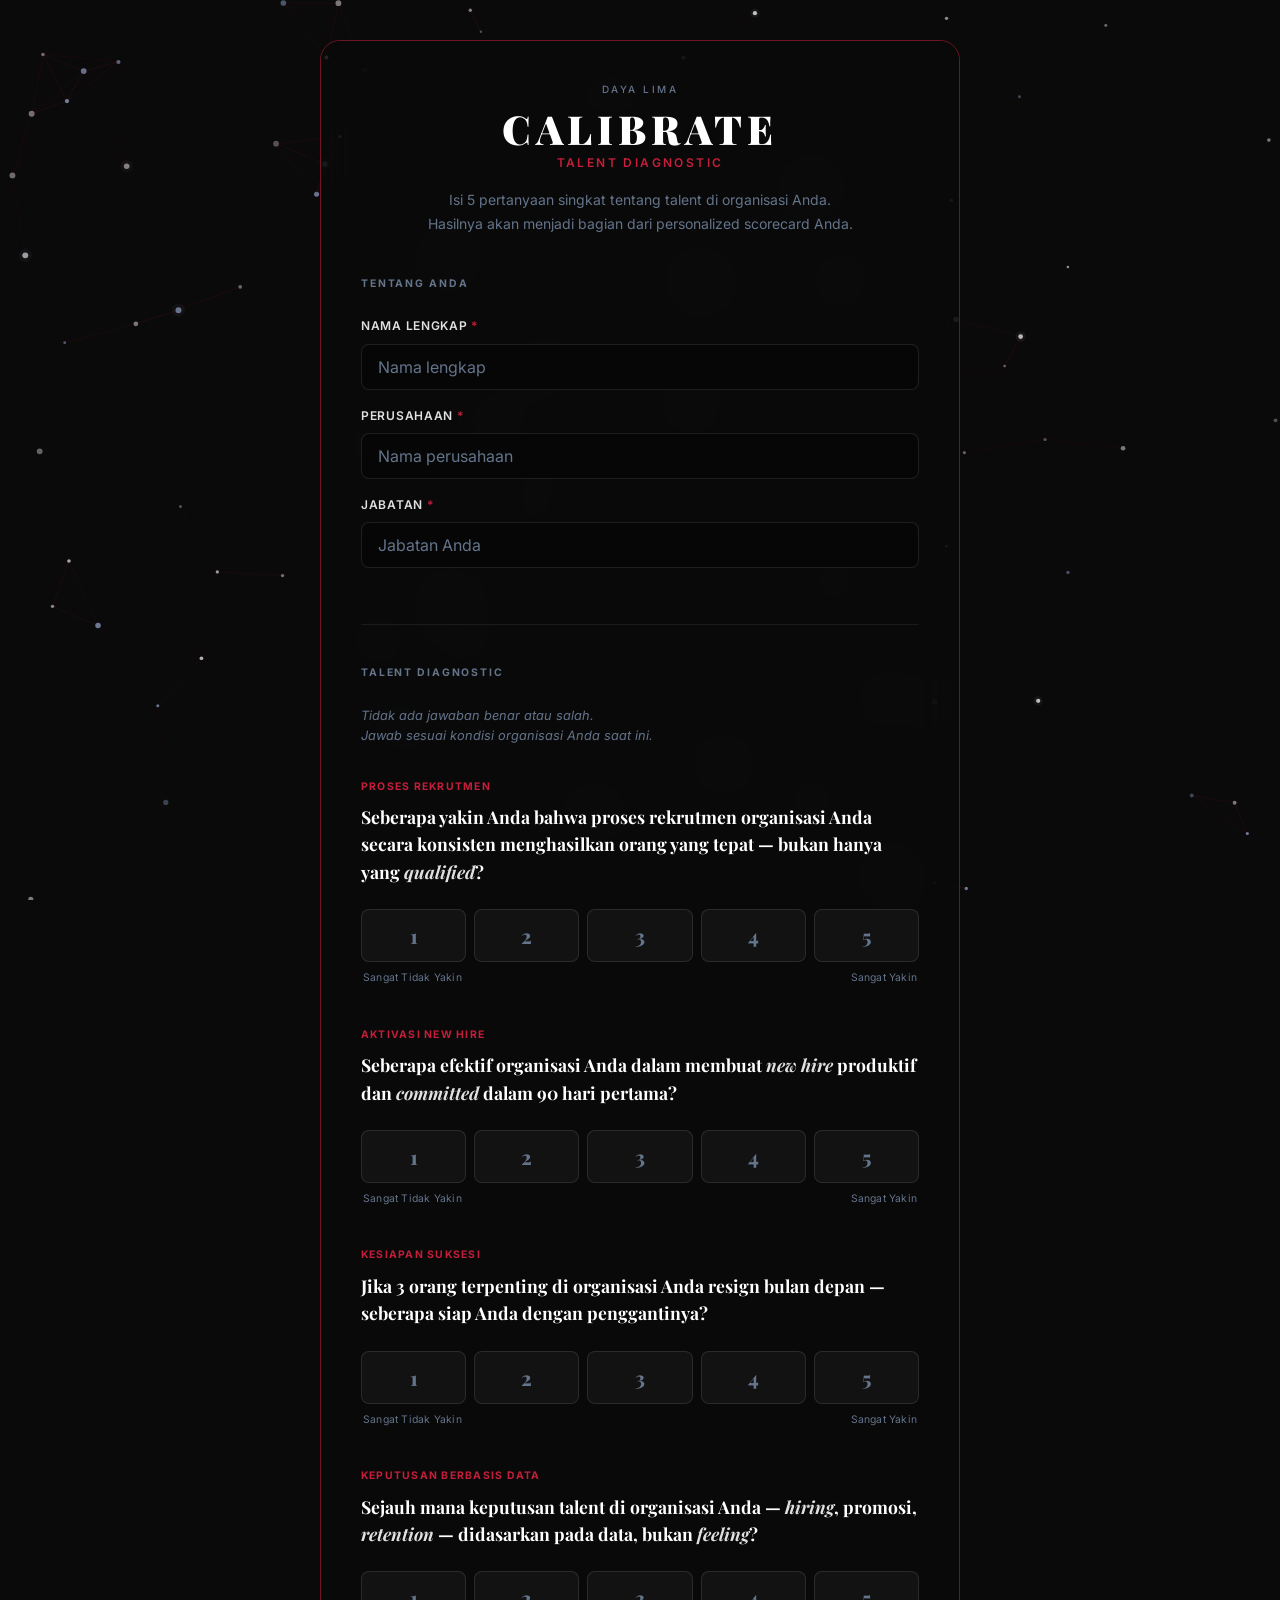
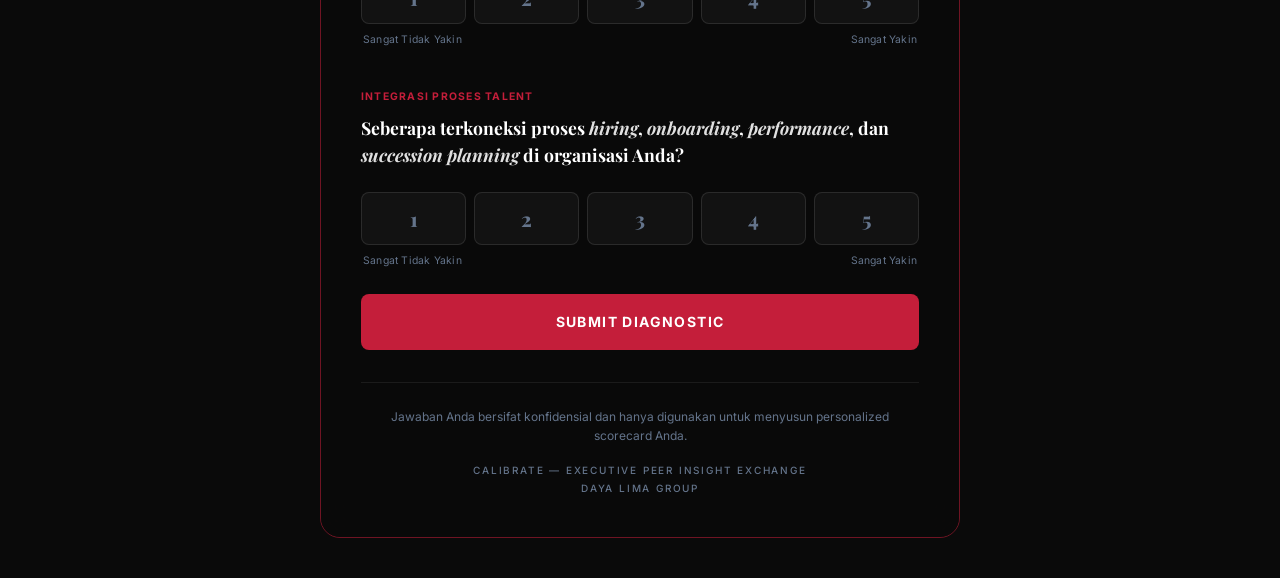
<file: index.html>
<!DOCTYPE html>
<html lang="id">
<head>
  <meta charset="UTF-8">
  <meta name="viewport" content="width=device-width, initial-scale=1.0">
  <title>CALIBRATE — Talent Diagnostic</title>

  <!-- Open Graph -->
  <meta property="og:title" content="CALIBRATE — Talent Diagnostic">
  <meta property="og:description" content="Isi 5 pertanyaan singkat tentang talent di organisasi Anda. Hasilnya akan menjadi bagian dari personalized scorecard Anda.">
  <meta property="og:image" content="https://www.calibrate-dayalima.com/assets/logo-dayalima.png">
  <meta property="og:url" content="https://www.calibrate-dayalima.com/">
  <meta property="og:type" content="website">

  <link rel="preconnect" href="https://fonts.googleapis.com">
  <link rel="preconnect" href="https://fonts.gstatic.com" crossorigin>
  <link href="https://fonts.googleapis.com/css2?family=Inter:wght@400;500;600;700&family=Playfair+Display:ital,wght@0,700;0,800;0,900;1,700&display=swap" rel="stylesheet">
  <link rel="stylesheet" href="css/form-styles.css">
</head>
<body>

  <div class="panel-frame">
  <div class="form-container">

    <!-- ============================================================
         HEADER
         ============================================================ -->
    <div class="form-header">
      <div class="form-brand">DAYA LIMA</div>
      <h1>CALIBRATE</h1>
      <div class="form-title-sub">Talent Diagnostic</div>
      <p class="form-desc">Isi 5 pertanyaan singkat tentang talent di organisasi Anda.<br>Hasilnya akan menjadi bagian dari personalized scorecard Anda.</p>
    </div>

    <form id="calibrate-form" novalidate>

      <!-- ============================================================
           SECTION 1: TENTANG ANDA
           ============================================================ -->
      <div class="form-section">
        <div class="section-label">Tentang Anda</div>

        <div class="form-group">
          <label for="nama">Nama Lengkap <span class="required">*</span></label>
          <input type="text" id="nama" name="nama" required placeholder="Nama lengkap">
          <div class="field-error"></div>
        </div>

        <div class="form-group">
          <label for="perusahaan">Perusahaan <span class="required">*</span></label>
          <input type="text" id="perusahaan" name="perusahaan" required placeholder="Nama perusahaan">
          <div class="field-error"></div>
        </div>

        <div class="form-group">
          <label for="jabatan">Jabatan <span class="required">*</span></label>
          <input type="text" id="jabatan" name="jabatan" required placeholder="Jabatan Anda">
          <div class="field-error"></div>
        </div>

        <!-- Honeypot anti-spam -->
        <div class="form-group hp-field" aria-hidden="true">
          <label for="website">Website</label>
          <input type="text" id="website" name="website" tabindex="-1" autocomplete="off">
        </div>
      </div>

      <!-- ============================================================
           SECTION 2: TALENT DIAGNOSTIC
           ============================================================ -->
      <div class="form-section">
        <div class="section-label">Talent Diagnostic</div>
        <p class="section-desc">Tidak ada jawaban benar atau salah.<br>Jawab sesuai kondisi organisasi Anda saat ini.</p>

        <!-- Q1 — Hiring Effectiveness -->
        <div class="question-item" data-question="q1_hiring">
          <div class="question-label">Proses Rekrutmen</div>
          <div class="question-text">Seberapa yakin Anda bahwa proses rekrutmen organisasi Anda secara konsisten menghasilkan orang yang tepat — bukan hanya yang <em>qualified</em>?</div>
          <div class="rating-group">
            <button type="button" class="rating-btn" data-value="1">1</button>
            <button type="button" class="rating-btn" data-value="2">2</button>
            <button type="button" class="rating-btn" data-value="3">3</button>
            <button type="button" class="rating-btn" data-value="4">4</button>
            <button type="button" class="rating-btn" data-value="5">5</button>
          </div>
          <div class="rating-labels">
            <span>Sangat Tidak Yakin</span>
            <span>Sangat Yakin</span>
          </div>
          <div class="field-error"></div>
        </div>

        <!-- Q2 — Performance Activation -->
        <div class="question-item" data-question="q2_activation">
          <div class="question-label">Aktivasi New Hire</div>
          <div class="question-text">Seberapa efektif organisasi Anda dalam membuat <em>new hire</em> produktif dan <em>committed</em> dalam 90 hari pertama?</div>
          <div class="rating-group">
            <button type="button" class="rating-btn" data-value="1">1</button>
            <button type="button" class="rating-btn" data-value="2">2</button>
            <button type="button" class="rating-btn" data-value="3">3</button>
            <button type="button" class="rating-btn" data-value="4">4</button>
            <button type="button" class="rating-btn" data-value="5">5</button>
          </div>
          <div class="rating-labels">
            <span>Sangat Tidak Yakin</span>
            <span>Sangat Yakin</span>
          </div>
          <div class="field-error"></div>
        </div>

        <!-- Q3 — Succession Readiness -->
        <div class="question-item" data-question="q3_succession">
          <div class="question-label">Kesiapan Suksesi</div>
          <div class="question-text">Jika 3 orang terpenting di organisasi Anda resign bulan depan — seberapa siap Anda dengan penggantinya?</div>
          <div class="rating-group">
            <button type="button" class="rating-btn" data-value="1">1</button>
            <button type="button" class="rating-btn" data-value="2">2</button>
            <button type="button" class="rating-btn" data-value="3">3</button>
            <button type="button" class="rating-btn" data-value="4">4</button>
            <button type="button" class="rating-btn" data-value="5">5</button>
          </div>
          <div class="rating-labels">
            <span>Sangat Tidak Yakin</span>
            <span>Sangat Yakin</span>
          </div>
          <div class="field-error"></div>
        </div>

        <!-- Q4 — Data-Driven Talent -->
        <div class="question-item" data-question="q4_data">
          <div class="question-label">Keputusan Berbasis Data</div>
          <div class="question-text">Sejauh mana keputusan talent di organisasi Anda — <em>hiring</em>, promosi, <em>retention</em> — didasarkan pada data, bukan <em>feeling</em>?</div>
          <div class="rating-group">
            <button type="button" class="rating-btn" data-value="1">1</button>
            <button type="button" class="rating-btn" data-value="2">2</button>
            <button type="button" class="rating-btn" data-value="3">3</button>
            <button type="button" class="rating-btn" data-value="4">4</button>
            <button type="button" class="rating-btn" data-value="5">5</button>
          </div>
          <div class="rating-labels">
            <span>Sangat Tidak Yakin</span>
            <span>Sangat Yakin</span>
          </div>
          <div class="field-error"></div>
        </div>

        <!-- Q5 — Lifecycle Integration -->
        <div class="question-item" data-question="q5_integration">
          <div class="question-label">Integrasi Proses Talent</div>
          <div class="question-text">Seberapa terkoneksi proses <em>hiring</em>, <em>onboarding</em>, <em>performance</em>, dan <em>succession planning</em> di organisasi Anda?</div>
          <div class="rating-group">
            <button type="button" class="rating-btn" data-value="1">1</button>
            <button type="button" class="rating-btn" data-value="2">2</button>
            <button type="button" class="rating-btn" data-value="3">3</button>
            <button type="button" class="rating-btn" data-value="4">4</button>
            <button type="button" class="rating-btn" data-value="5">5</button>
          </div>
          <div class="rating-labels">
            <span>Sangat Tidak Yakin</span>
            <span>Sangat Yakin</span>
          </div>
          <div class="field-error"></div>
        </div>

      </div>

      <!-- ============================================================
           SUBMIT
           ============================================================ -->
      <button type="submit" class="btn-submit">SUBMIT DIAGNOSTIC</button>

    </form>

    <div id="form-message" class="form-message"></div>

    <!-- ============================================================
         FOOTER
         ============================================================ -->
    <div class="form-footer">
      <p>Jawaban Anda bersifat konfidensial dan hanya digunakan untuk menyusun personalized scorecard Anda.</p>
      <div class="footer-brand">CALIBRATE — Executive Peer Insight Exchange<br>Daya Lima Group</div>
    </div>

  </div>
  </div>

  <script src="js/galaxy-bg.js"></script>
  <script src="js/form-handler.js"></script>
</body>
</html>
</file>
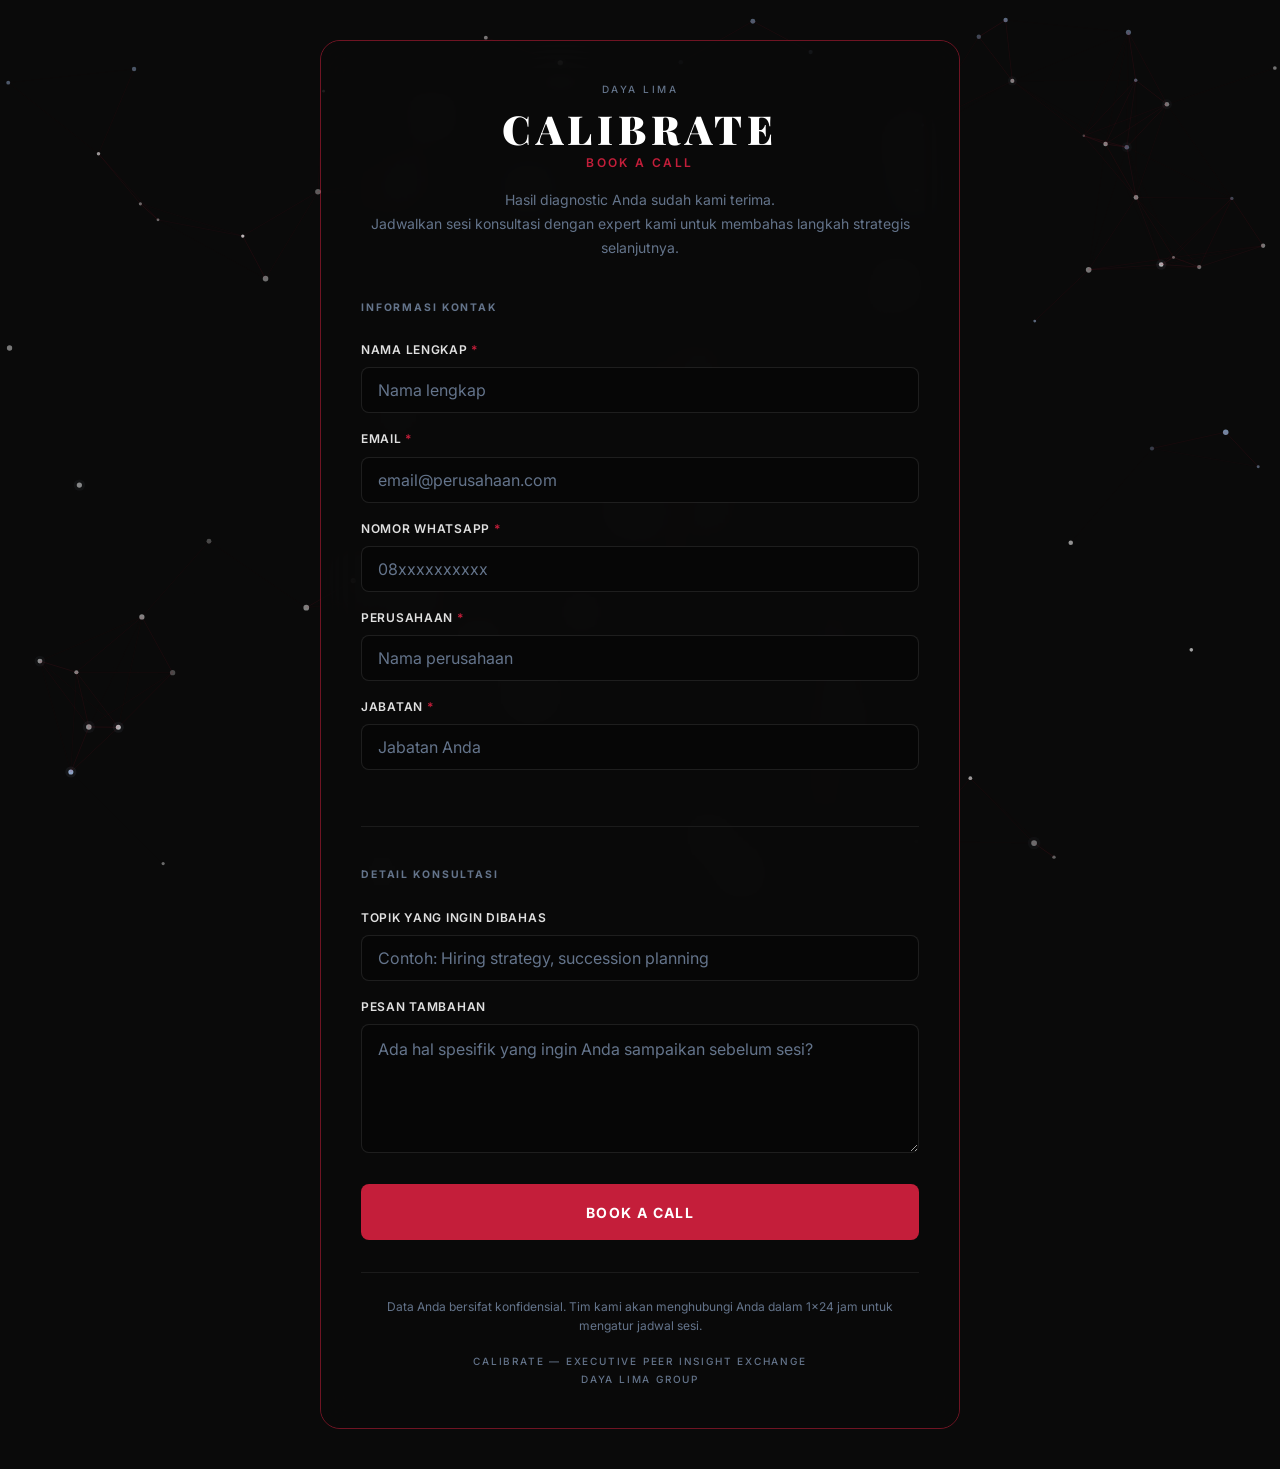
<file: book-a-call.html>
<!DOCTYPE html>
<html lang="id">
<head>
  <meta charset="UTF-8">
  <meta name="viewport" content="width=device-width, initial-scale=1.0">
  <title>CALIBRATE — Book a Call</title>

  <!-- Open Graph -->
  <meta property="og:title" content="CALIBRATE — Book a Call">
  <meta property="og:description" content="Jadwalkan sesi konsultasi dengan expert kami untuk membahas langkah strategis talent di organisasi Anda.">
  <meta property="og:image" content="https://www.calibrate-dayalima.com/assets/logo-dayalima.png">
  <meta property="og:url" content="https://www.calibrate-dayalima.com/book-a-call">
  <meta property="og:type" content="website">

  <link rel="preconnect" href="https://fonts.googleapis.com">
  <link rel="preconnect" href="https://fonts.gstatic.com" crossorigin>
  <link href="https://fonts.googleapis.com/css2?family=Inter:wght@400;500;600;700&family=Playfair+Display:ital,wght@0,700;0,800;0,900;1,700&display=swap" rel="stylesheet">
  <link rel="stylesheet" href="css/form-styles.css">
</head>
<body>

  <div class="panel-frame">
  <div class="form-container">

    <!-- ============================================================
         HEADER
         ============================================================ -->
    <div class="form-header">
      <div class="form-brand">DAYA LIMA</div>
      <h1>CALIBRATE</h1>
      <div class="form-title-sub">Book a Call</div>
      <p class="form-desc">Hasil diagnostic Anda sudah kami terima.<br>Jadwalkan sesi konsultasi dengan expert kami untuk membahas langkah strategis selanjutnya.</p>
    </div>

    <form id="book-a-call-form" novalidate>

      <!-- ============================================================
           SECTION: DATA KONTAK
           ============================================================ -->
      <div class="form-section">
        <div class="section-label">Informasi Kontak</div>

        <div class="form-group">
          <label for="nama">Nama Lengkap <span class="required">*</span></label>
          <input type="text" id="nama" name="nama" required placeholder="Nama lengkap">
          <div class="field-error"></div>
        </div>

        <div class="form-group">
          <label for="email">Email <span class="required">*</span></label>
          <input type="email" id="email" name="email" required placeholder="email@perusahaan.com">
          <div class="field-error"></div>
        </div>

        <div class="form-group">
          <label for="whatsapp">Nomor WhatsApp <span class="required">*</span></label>
          <input type="tel" id="whatsapp" name="whatsapp" required placeholder="08xxxxxxxxxx">
          <div class="field-error"></div>
        </div>

        <div class="form-group">
          <label for="perusahaan">Perusahaan <span class="required">*</span></label>
          <input type="text" id="perusahaan" name="perusahaan" required placeholder="Nama perusahaan">
          <div class="field-error"></div>
        </div>

        <div class="form-group">
          <label for="jabatan">Jabatan <span class="required">*</span></label>
          <input type="text" id="jabatan" name="jabatan" required placeholder="Jabatan Anda">
          <div class="field-error"></div>
        </div>

        <!-- Honeypot anti-spam -->
        <div class="form-group hp-field" aria-hidden="true">
          <label for="website">Website</label>
          <input type="text" id="website" name="website" tabindex="-1" autocomplete="off">
        </div>
      </div>

      <!-- ============================================================
           SECTION: DETAIL KONSULTASI
           ============================================================ -->
      <div class="form-section">
        <div class="section-label">Detail Konsultasi</div>

        <div class="form-group">
          <label for="topik">Topik yang Ingin Dibahas</label>
          <input type="text" id="topik" name="topik" placeholder="Contoh: Hiring strategy, succession planning">
        </div>

        <div class="form-group">
          <label for="pesan">Pesan Tambahan</label>
          <textarea id="pesan" name="pesan" rows="4" placeholder="Ada hal spesifik yang ingin Anda sampaikan sebelum sesi?"></textarea>
        </div>
      </div>

      <!-- ============================================================
           SUBMIT
           ============================================================ -->
      <button type="submit" class="btn-submit">BOOK A CALL</button>

    </form>

    <div id="form-message" class="form-message"></div>

    <!-- ============================================================
         FOOTER
         ============================================================ -->
    <div class="form-footer">
      <p>Data Anda bersifat konfidensial. Tim kami akan menghubungi Anda dalam 1×24 jam untuk mengatur jadwal sesi.</p>
      <div class="footer-brand">CALIBRATE — Executive Peer Insight Exchange<br>Daya Lima Group</div>
    </div>

  </div>
  </div>

  <script src="js/galaxy-bg.js"></script>
  <script src="js/book-a-call-handler.js"></script>
</body>
</html>
</file>
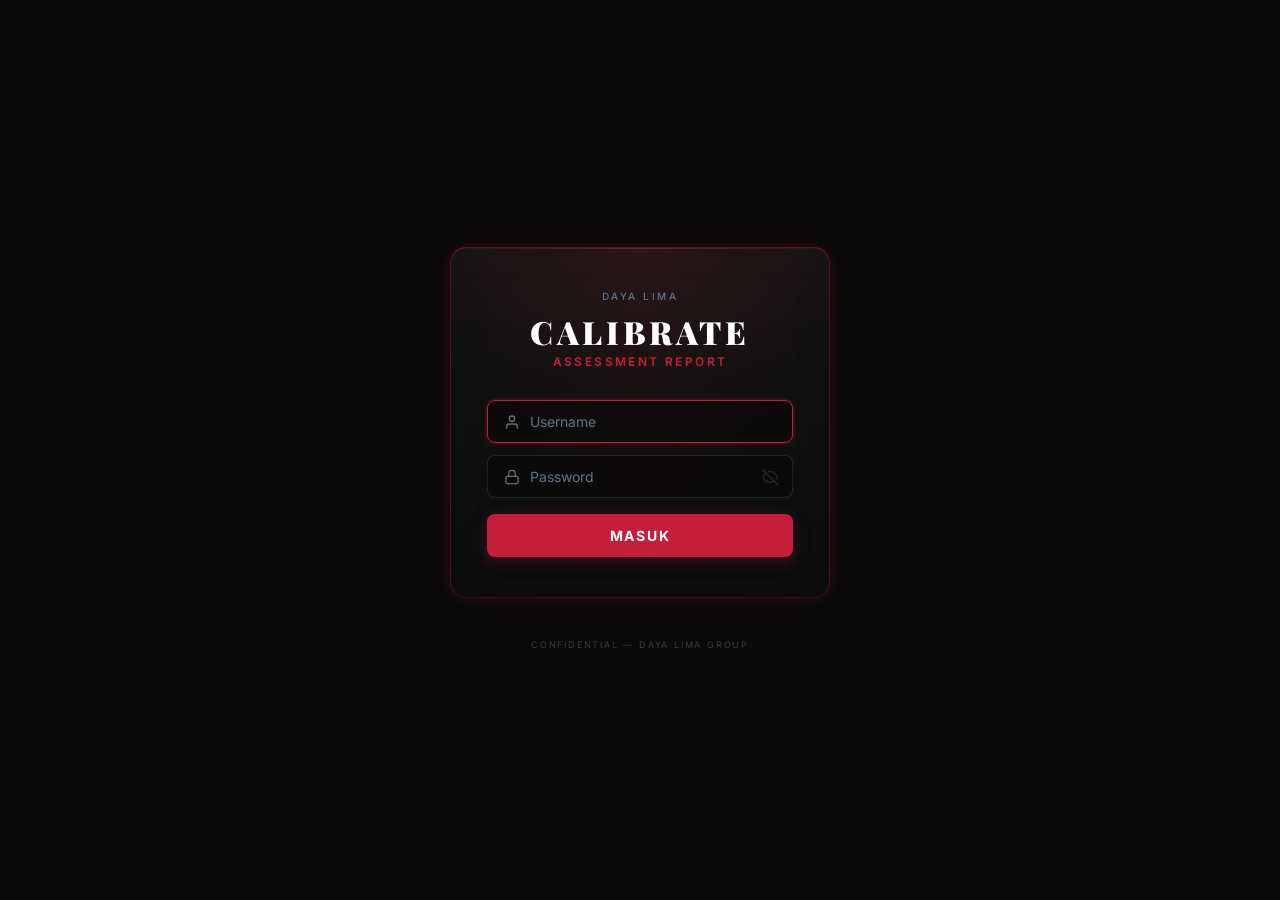
<file: report.html>
<!DOCTYPE html>
<html lang="id">
<head>
<meta charset="UTF-8">
<meta name="viewport" content="width=device-width, initial-scale=1.0">
<title>CALIBRATE — Personalized Talent Scorecard</title>

<!-- Open Graph -->
<meta property="og:title" content="CALIBRATE — Personalized Talent Scorecard">
<meta property="og:description" content="Personalized scorecard hasil diagnostic talent organisasi Anda dari event CALIBRATE Dinner.">
<meta property="og:image" content="https://www.calibrate-dayalima.com/assets/logo-dayalima.png">
<meta property="og:url" content="https://www.calibrate-dayalima.com/report">
<meta property="og:type" content="website">

<style>
  @import url('https://fonts.googleapis.com/css2?family=Inter:wght@300;400;500;600;700;800&family=Playfair+Display:wght@700;800;900&display=swap');

  :root {
    --c-bg: #FAFAFA;
    --c-card: #FFFFFF;
    --c-text: #1A1A1A;
    --c-muted: #777777;
    --c-light: #AEAEAE;
    --c-border: #EBEBEB;
    /* DLG Brand: Red + White */
    --c-brand: #C41230;
    --c-brand-dark: #9E0E27;
    --c-brand-light: #FDF0F2;
    --c-brand-medium: #F5D0D6;
    /* Maturity bands */
    --c-reactive: #C41230;
    --c-reactive-bg: #FDF0F2;
    --c-developing: #E07C24;
    --c-developing-bg: #FFF3E6;
    --c-proactive: #2B7A4B;
    --c-proactive-bg: #EDF7F0;
    --c-optimized: #0D6EAE;
    --c-optimized-bg: #EBF4FB;
    /* Bars */
    --c-bar-you: #C41230;
    --c-bar-avg: #E8E8E8;
    --font: 'Inter', system-ui, -apple-system, sans-serif;
  }

  * { margin: 0; padding: 0; box-sizing: border-box; }

  body {
    font-family: var(--font);
    background: var(--c-bg);
    color: var(--c-text);
    line-height: 1.65;
    min-height: 100vh;
    font-size: 14px;
  }

  /* --- NAV BAR --- */
  .nav {
    position: sticky; top: 0; z-index: 100;
    background: #FFFFFF;
    border-bottom: 1px solid var(--c-border);
    padding: 10px 24px;
    display: flex; align-items: center; gap: 14px;
    box-shadow: 0 1px 4px rgba(0,0,0,0.04);
  }
  .nav-brand {
    display: flex; align-items: center; gap: 10px;
    font-weight: 700; font-size: 13px; letter-spacing: 0.5px;
    color: var(--c-brand);
    text-transform: uppercase;
    white-space: nowrap;
  }
  .nav-brand svg { flex-shrink: 0; }
  .nav-sep { color: var(--c-border); font-size: 18px; }
  .nav-calibrate {
    font-weight: 700; font-size: 13px;
    color: var(--c-text); letter-spacing: 1.5px;
    text-transform: uppercase; white-space: nowrap;
  }
  .nav select {
    background: #F5F5F5;
    color: var(--c-text); border: 1px solid var(--c-border);
    padding: 7px 12px; border-radius: 6px; font-size: 13px;
    max-width: 300px; flex: 1;
    font-family: var(--font);
  }
  #bdFilter {
    background: var(--c-brand); color: #fff;
    border: 1px solid var(--c-brand); font-weight: 600;
    padding: 7px 12px; border-radius: 6px; font-size: 13px;
    font-family: var(--font); cursor: pointer;
    max-width: 180px;
  }
  #bdFilter option { background: #fff; color: var(--c-text); font-weight: 400; }
  .bd-counter {
    font-size: 12px; color: var(--c-muted);
    font-weight: 600; white-space: nowrap;
  }
  .nav-actions { margin-left: auto; display: flex; gap: 6px; }
  .nav-btn {
    background: #F5F5F5; color: var(--c-text);
    border: 1px solid var(--c-border);
    padding: 7px 12px; border-radius: 6px; cursor: pointer;
    font-size: 12px; transition: all 0.2s;
    font-family: var(--font);
  }
  .nav-btn:hover { background: #EAEAEA; }
  .nav-btn.primary {
    background: var(--c-brand); color: white;
    border-color: var(--c-brand);
  }
  .nav-btn.primary:hover { background: var(--c-brand-dark); }

  /* --- MAIN LAYOUT --- */
  .container { max-width: 860px; margin: 0 auto; padding: 28px 24px; }

  /* --- LOADING / ERROR --- */
  .state-msg {
    text-align: center; padding: 80px 24px;
    color: var(--c-muted); font-size: 15px;
  }

  /* --- HEADER CARD --- */
  .header-card {
    background: white;
    border-radius: 12px;
    padding: 36px 40px;
    margin-bottom: 20px;
    border: 1px solid var(--c-border);
    position: relative;
    overflow: hidden;
  }
  .header-card::before {
    content: '';
    position: absolute; top: 0; left: 0;
    width: 100%; height: 4px;
    background: linear-gradient(90deg, var(--c-brand), var(--c-brand-dark));
  }
  .header-eyebrow {
    font-size: 11px; text-transform: uppercase;
    letter-spacing: 2.5px; color: var(--c-brand);
    font-weight: 600; margin-bottom: 8px;
  }
  .header-name {
    font-size: 26px; font-weight: 800;
    color: var(--c-text); margin-bottom: 4px;
  }
  .header-role {
    font-size: 14px; color: var(--c-muted);
    font-weight: 400;
  }
  .header-meta {
    margin-top: 16px; font-size: 11px; color: var(--c-light);
    border-top: 1px solid var(--c-border); padding-top: 12px;
    display: flex; gap: 16px; flex-wrap: wrap;
  }
  .header-meta span { display: flex; align-items: center; gap: 4px; }

  /* --- SCORE HERO --- */
  .score-hero {
    display: grid; grid-template-columns: 200px 1fr; gap: 20px;
    margin-bottom: 20px;
  }
  .score-circle-wrap {
    background: white; border-radius: 12px;
    padding: 28px; text-align: center;
    border: 1px solid var(--c-border);
    display: flex; flex-direction: column;
    align-items: center; justify-content: center;
  }
  .score-circle {
    width: 100px; height: 100px; border-radius: 50%;
    display: flex; align-items: center; justify-content: center;
    flex-direction: column;
    border: 4px solid var(--c-border);
    margin-bottom: 12px;
  }
  .score-number { font-size: 36px; font-weight: 800; line-height: 1; }
  .score-of { font-size: 11px; color: var(--c-muted); margin-top: 2px; }
  .band-badge {
    display: inline-block; padding: 5px 16px;
    border-radius: 16px; font-size: 12px; font-weight: 600;
    letter-spacing: 0.3px;
  }
  .band-reactive { background: var(--c-reactive-bg); color: var(--c-reactive); }
  .band-developing { background: var(--c-developing-bg); color: var(--c-developing); }
  .band-proactive { background: var(--c-proactive-bg); color: var(--c-proactive); }
  .band-optimized { background: var(--c-optimized-bg); color: var(--c-optimized); }

  .score-insights {
    background: white; border-radius: 12px;
    border: 1px solid var(--c-border);
    display: grid; grid-template-columns: 1fr 1fr;
  }
  .insight-cell {
    padding: 20px 24px;
    border-bottom: 1px solid var(--c-border);
  }
  .insight-cell:nth-child(odd) { border-right: 1px solid var(--c-border); }
  .insight-cell:nth-last-child(-n+2) { border-bottom: none; }
  .insight-dot {
    width: 8px; height: 8px; border-radius: 50%;
    display: inline-block; margin-right: 6px;
  }
  .insight-label {
    font-size: 10px; text-transform: uppercase;
    letter-spacing: 1px; color: var(--c-muted);
    font-weight: 600; margin-bottom: 4px;
    display: flex; align-items: center;
  }
  .insight-value { font-size: 14px; font-weight: 600; color: var(--c-text); }
  .insight-sub { font-size: 12px; color: var(--c-muted); margin-top: 2px; font-weight: 400; }

  /* --- CARDS --- */
  .card {
    background: white; border-radius: 12px;
    padding: 28px 32px; margin-bottom: 20px;
    border: 1px solid var(--c-border);
  }
  .card-header {
    display: flex; align-items: center; gap: 10px;
    margin-bottom: 20px; padding-bottom: 14px;
    border-bottom: 1px solid var(--c-border);
  }
  .card-icon {
    width: 32px; height: 32px; border-radius: 8px;
    display: flex; align-items: center; justify-content: center;
    font-size: 14px; flex-shrink: 0;
  }
  .card-icon.red { background: var(--c-brand-light); color: var(--c-brand); }
  .card-icon.neutral { background: #F0F0F0; color: #555; }
  .card-title { font-size: 15px; font-weight: 700; color: var(--c-text); }
  .card-subtitle { font-size: 12px; color: var(--c-muted); font-weight: 400; }

  /* --- BENCHMARK BARS --- */
  .bench-row { margin-bottom: 18px; }
  .bench-row:last-child { margin-bottom: 0; }
  .bench-dim {
    font-size: 12px; font-weight: 600; margin-bottom: 8px;
    display: flex; justify-content: space-between; align-items: baseline;
  }
  .bench-dim-name { color: var(--c-text); }
  .bench-dim-score { font-size: 12px; }
  .bench-dim-score .you { color: var(--c-brand); font-weight: 700; }
  .bench-dim-score .avg { color: var(--c-muted); }

  .bench-track {
    height: 8px; background: #F0F0F0; border-radius: 4px;
    position: relative; overflow: visible; margin-bottom: 3px;
  }
  .bench-fill {
    height: 100%; border-radius: 4px; position: absolute; top: 0; left: 0;
    transition: width 0.5s ease;
  }
  .bench-fill.you { background: var(--c-brand); z-index: 2; }
  .bench-fill.avg { background: var(--c-bar-avg); z-index: 1; }
  .bench-avg-marker {
    position: absolute; top: -3px; width: 2px; height: 14px;
    background: #999; z-index: 3; border-radius: 1px;
  }
  .bench-vs {
    font-size: 11px; color: var(--c-muted);
  }
  .bench-vs.above { color: var(--c-proactive); }
  .bench-vs.below { color: var(--c-reactive); }

  .bench-footnote {
    margin-top: 20px; padding-top: 14px;
    border-top: 1px solid var(--c-border);
    font-size: 11px; color: var(--c-light);
  }

  /* --- NARRATIVE --- */
  .narrative {
    font-size: 14px; line-height: 1.8; color: #333;
  }
  .narrative p { margin-bottom: 12px; }
  .narrative p:last-child { margin-bottom: 0; }

  /* --- RC CARDS --- */
  .rc-grid { display: grid; grid-template-columns: 1fr 1fr; gap: 12px; }
  .rc-item {
    background: #FAFAFA; border: 1px solid var(--c-border);
    border-radius: 8px; padding: 16px;
  }
  .rc-q {
    font-size: 11px; font-weight: 600; color: var(--c-brand);
    text-transform: uppercase; letter-spacing: 0.5px;
    margin-bottom: 6px;
  }
  .rc-a {
    font-size: 13px; color: #444;
    font-style: italic; line-height: 1.6;
  }

  /* --- BD NOTES --- */
  .bd-content {
    background: #F9F9F9; border-radius: 8px;
    padding: 20px; border-left: 3px solid var(--c-brand-medium);
    font-size: 13px; color: #555; line-height: 1.75;
  }

  /* --- RECOMMENDATION --- */
  .rec-block { margin-bottom: 16px; }
  .rec-block:last-child { margin-bottom: 0; }
  .rec-heading {
    font-size: 12px; font-weight: 700; text-transform: uppercase;
    letter-spacing: 0.8px; color: var(--c-brand);
    margin-bottom: 6px; padding-bottom: 4px;
    border-bottom: 2px solid var(--c-brand-light);
  }
  .rec-body { font-size: 14px; line-height: 1.8; color: #333; }
  .rec-body p { margin-bottom: 8px; }

  /* --- SECTION LOCKED --- */
  .section-locked { position: relative; overflow: hidden; }
  .section-locked .card-body { filter: blur(3px); opacity: 0.3; pointer-events: none; min-height: 80px; }
  .lock-overlay {
    position: absolute; top: 0; left: 0; right: 0; bottom: 0;
    display: flex; align-items: center; justify-content: center;
    flex-direction: column; gap: 6px; z-index: 2;
  }
  .lock-text { font-size: 13px; color: var(--c-muted); font-weight: 500; }

  /* --- CTA --- */
  .cta-card {
    background: white;
    border: 2px solid var(--c-brand);
    border-radius: 12px;
    padding: 32px; margin-bottom: 20px;
    text-align: center;
  }
  .cta-title {
    font-size: 17px; font-weight: 700; color: var(--c-text);
    margin-bottom: 6px;
  }
  .cta-desc { font-size: 13px; color: var(--c-muted); margin-bottom: 20px; line-height: 1.6; }
  .cta-btn {
    display: inline-block;
    background: var(--c-brand); color: white;
    padding: 12px 32px; border-radius: 8px;
    font-weight: 600; text-decoration: none;
    font-size: 13px; transition: background 0.2s;
    font-family: var(--font);
  }
  .cta-btn:hover { background: var(--c-brand-dark); }

  /* --- FOOTER --- */
  .footer {
    text-align: center; padding: 24px;
    font-size: 11px; color: var(--c-light);
    margin-top: 8px;
  }
  .footer-brand { font-weight: 700; color: var(--c-muted); }

  /* --- NO DATA --- */
  .no-data-state { text-align: center; padding: 48px 32px; }
  .no-data-state h2 { font-size: 18px; color: var(--c-text); margin-bottom: 8px; }
  .no-data-state p { color: var(--c-muted); font-size: 13px; max-width: 460px; margin: 0 auto; line-height: 1.7; }

  /* --- EXPORT INSTRUCTIONS MODAL --- */
  .export-instructions { position: fixed; top: 0; left: 0; right: 0; bottom: 0; z-index: 9999; display: flex; align-items: center; justify-content: center; }
  .ei-backdrop { position: absolute; inset: 0; background: rgba(0,0,0,0.45); }
  .ei-modal {
    position: relative; background: white; border-radius: 16px; max-width: 460px; width: 90%;
    box-shadow: 0 20px 60px rgba(0,0,0,0.2); overflow: hidden;
  }
  .ei-header {
    padding: 20px 24px; font-weight: 700; font-size: 16px; color: var(--c-text);
    border-bottom: 1px solid #F0F0F0;
  }
  .ei-body { padding: 20px 24px; }
  .ei-body p { font-size: 13.5px; color: var(--c-muted); line-height: 1.6; margin: 0 0 16px; }
  .ei-steps { display: flex; flex-direction: column; gap: 14px; }
  .ei-step {
    display: flex; gap: 14px; align-items: flex-start;
    font-size: 13.5px; color: var(--c-text); line-height: 1.5;
  }
  .ei-num {
    flex-shrink: 0; width: 28px; height: 28px; border-radius: 50%;
    background: var(--c-brand); color: white; font-weight: 700; font-size: 13px;
    display: flex; align-items: center; justify-content: center;
  }
  .ei-note { font-size: 12px; color: var(--c-muted); margin-top: 2px; }
  .ei-footer {
    padding: 16px 24px; border-top: 1px solid #F0F0F0;
    display: flex; justify-content: flex-end; gap: 10px;
  }
  .ei-btn {
    padding: 10px 20px; border-radius: 8px; font-size: 13.5px; font-weight: 600;
    cursor: pointer; border: none; transition: all 0.15s;
  }
  .ei-btn.secondary { background: #F3F3F3; color: var(--c-text); }
  .ei-btn.secondary:hover { background: #E8E8E8; }
  .ei-btn.primary { background: var(--c-brand); color: white; }
  .ei-btn.primary:hover { background: #A30F28; }

  /* --- PRINT / PDF --- */
  @media print {
    /*
     * PENTING: Di dialog Save as PDF, set Margins = "None".
     * Margin di-handle oleh CSS di bawah, bukan oleh browser.
     */
    @page {
      margin: 18mm 14mm 20mm 14mm; /* top right bottom left */
      size: A4;
    }
    body { background: white; font-size: 11.5px; line-height: 1.55; }
    .nav { display: none !important; }
    #bdFilter, .bd-counter, .login-overlay { display: none !important; }
    .export-instructions { display: none !important; }
    .container { padding: 0; max-width: 100%; }

    /* Color preservation */
    * { -webkit-print-color-adjust: exact !important; print-color-adjust: exact !important; color-adjust: exact !important; }

    /* Remove shadows, keep borders */
    .card, .header-card, .score-circle-wrap, .score-insights, .cta-card {
      box-shadow: none !important;
      border: 1px solid #E5E5E5;
    }
    .header-card { border-top: none; } /* keep the gradient ::before */

    /* --- PAGE BREAK RULES --- */
    /* Never split these inside */
    .header-card,
    .score-hero,
    .card,
    .rc-item,
    .bd-content,
    .cta-card {
      break-inside: avoid !important;
      page-break-inside: avoid !important;
    }

    /* Each major section starts clean if needed */
    .section-title {
      break-after: avoid !important;
      page-break-after: avoid !important;
    }

    /* Benchmark section - keep header + bars together */
    .bench-row {
      break-inside: avoid !important;
      page-break-inside: avoid !important;
    }

    /* RC grid - allow break between items but not inside */
    .rc-grid {
      break-inside: auto;
    }

    /* CTA always on last page */
    .cta-card {
      break-before: auto;
      margin-top: 12px;
    }

    /* Tighten spacing for PDF */
    .container > * { margin-bottom: 12px; }
    .card { padding: 20px; }
    .header-card { padding: 24px 28px; margin-bottom: 12px; }

    /* Recommendation section — allow page breaks inside (it's long) */
    .card:has(.rec-content) {
      break-inside: auto !important;
      page-break-inside: auto !important;
    }
    /* But keep each recommendation sub-section together */
    .rec-content p,
    .rec-content ol,
    .rec-heading {
      break-inside: avoid !important;
      page-break-inside: avoid !important;
    }
    /* Keep heading with its following content */
    .rec-heading {
      break-after: avoid !important;
      page-break-after: avoid !important;
    }

    /* BD notes card — also can be long, allow breaks */
    .card:has(.bd-content) {
      break-inside: auto !important;
      page-break-inside: auto !important;
    }

    /* Diagnostic summary — allow breaks for long narratives */
    .card:has(.narrative) {
      break-inside: auto !important;
      page-break-inside: auto !important;
    }
    .narrative p {
      break-inside: avoid !important;
      page-break-inside: avoid !important;
    }

    /* Footer — static, not fixed (fixed causes overlap) */
    .footer {
      position: static !important;
      text-align: center; font-size: 9px; color: #999;
      padding: 16px 0 8px;
      border-top: 1px solid #EEE;
      margin-top: 20px;
      break-inside: avoid;
    }

    /* CTA card — keep together, don't let it orphan */
    .cta-card {
      break-inside: avoid !important;
      page-break-inside: avoid !important;
    }
  }

  /* --- RESPONSIVE --- */
  @media (max-width: 640px) {
    .score-hero { grid-template-columns: 1fr; }
    .score-insights { grid-template-columns: 1fr; }
    .insight-cell:nth-child(odd) { border-right: none; }
    .rc-grid { grid-template-columns: 1fr; }
    .header-card { padding: 28px 24px; }
    .card { padding: 24px 20px; }
    .nav { padding: 8px 12px; gap: 6px; flex-wrap: wrap; }
    .nav-brand img { height: 24px !important; }
    .nav-brand { font-size: 11px; gap: 6px; }
    .nav-sep { font-size: 14px; }
    .nav-calibrate { font-size: 11px; letter-spacing: 1px; }
    .nav select { max-width: 100%; order: 5; flex-basis: 100%; }
    #bdFilter { order: 4; flex-basis: 100%; max-width: 100%; }
    .header-meta { flex-direction: column; gap: 4px; }
  }
  /* --- LOGIN OVERLAY — Dark Galaxy Glassmorphism Theme --- */
  .login-overlay {
    position: fixed; inset: 0; z-index: 9999;
    background: #0A0A0A;
    display: flex; align-items: center; justify-content: center;
    flex-direction: column;
    font-family: var(--font);
  }
  .login-overlay.hidden { display: none; }
  .login-card {
    background:
      linear-gradient(180deg, rgba(255,255,255,0.04) 0%, rgba(255,255,255,0.012) 100%),
      radial-gradient(ellipse at 50% 0%, rgba(196,30,58,0.06) 0%, transparent 70%);
    backdrop-filter: blur(22px); -webkit-backdrop-filter: blur(22px);
    border: 1.5px solid rgba(196,30,58,0.35);
    border-top-color: rgba(196,30,58,0.53);
    border-bottom-color: rgba(196,30,58,0.13);
    border-radius: 16px;
    padding: 40px 36px; width: 100%; max-width: 380px;
    box-shadow:
      0 0 12px rgba(196,30,58,0.15),
      0 0 60px rgba(196,30,58,0.06),
      inset 0 1px 0 rgba(255,255,255,0.03);
    text-align: center;
    position: relative; z-index: 1;
    overflow: hidden;
    animation: loginGlow 5s ease-in-out infinite;
  }
  /* Glassmorphism top-edge highlight */
  .login-card::before {
    content: '';
    position: absolute; top: 0; left: 10%; right: 10%; height: 1px;
    background: linear-gradient(90deg, transparent, rgba(255,255,255,0.12), transparent);
    z-index: 2;
  }
  /* Subtle radial glow behind card */
  .login-card::after {
    content: '';
    position: absolute; top: -40%; left: -20%; right: -20%; bottom: 60%;
    background: radial-gradient(ellipse at center, rgba(196,30,58,0.08) 0%, transparent 70%);
    pointer-events: none; z-index: 0;
  }
  @keyframes loginGlow {
    0%, 100% { box-shadow: 0 0 12px rgba(196,30,58,0.15), 0 0 60px rgba(196,30,58,0.06), inset 0 1px 0 rgba(255,255,255,0.03); }
    50% { box-shadow: 0 0 20px rgba(196,30,58,0.28), 0 0 80px rgba(196,30,58,0.10), inset 0 1px 0 rgba(255,255,255,0.05); }
  }
  .login-brand {
    font-size: 10px; font-weight: 500; color: #64748B;
    letter-spacing: 0.25em; text-transform: uppercase;
    margin-bottom: 12px;
    position: relative; z-index: 1;
  }
  .login-card h2 {
    font-size: 2rem; font-weight: 900; color: #FFFFFF;
    margin: 0 0 4px; letter-spacing: 0.12em; text-transform: uppercase;
    font-family: 'Playfair Display', Georgia, serif;
    line-height: 1;
    position: relative; z-index: 1;
  }
  .login-card .login-sub {
    font-size: 0.75rem; font-weight: 600; color: #C41E3A;
    letter-spacing: 0.2em; text-transform: uppercase;
    margin-bottom: 28px;
    position: relative; z-index: 1;
  }
  .login-card form { position: relative; z-index: 1; }
  /* Input group — icon + field */
  .login-input-group {
    display: flex; align-items: center; gap: 10px;
    width: 100%; padding: 0 16px;
    border: 1px solid rgba(255,255,255,0.1); border-radius: 8px;
    background: rgba(0,0,0,0.35);
    margin-bottom: 12px; box-sizing: border-box;
    transition: border-color 0.15s, box-shadow 0.15s;
  }
  .login-input-group:focus-within {
    border-color: #C41E3A;
    box-shadow: 0 0 0 2px rgba(196,30,58,0.15);
  }
  .login-input-group svg {
    flex-shrink: 0; opacity: 0.4;
  }
  .login-input-group input {
    flex: 1; border: none; background: transparent;
    padding: 12px 0; font-size: 14px; font-family: var(--font);
    color: #FFFFFF; outline: none;
  }
  .login-input-group input::placeholder { color: #64748B; }
  .login-toggle-pass {
    background: none; border: none; cursor: pointer;
    padding: 4px; display: flex; align-items: center;
    opacity: 0.3; transition: opacity 0.15s;
  }
  .login-toggle-pass:hover { opacity: 0.6; }
  .login-card .login-btn {
    width: 100%; padding: 13px;
    background: #C41E3A; color: #FFFFFF;
    border: none; border-radius: 8px;
    font-size: 0.875rem; font-weight: 700;
    letter-spacing: 0.12em; text-transform: uppercase;
    font-family: var(--font); cursor: pointer;
    transition: background 0.15s, box-shadow 0.15s, transform 0.1s;
    margin-top: 4px;
    box-shadow: 0 4px 16px rgba(196,30,58,0.25);
  }
  .login-card .login-btn:hover {
    background: #E02040;
    box-shadow: 0 6px 24px rgba(196,30,58,0.35);
  }
  .login-card .login-btn:active { transform: scale(0.99); }
  .login-error {
    color: #EF4444; font-size: 12px;
    margin-top: 12px; display: none; font-weight: 500;
    position: relative; z-index: 1;
  }
  .login-footer-text {
    font-size: 9px; color: rgba(255,255,255,0.2);
    letter-spacing: 0.2em; text-transform: uppercase;
    margin-top: 40px;
    text-align: center;
    z-index: 1;
  }
  /* --- LOGIN + NAV MOBILE RESPONSIVE --- */
  @media (max-width: 640px) {
    .nav-brand img { height: 24px !important; }
    .nav-brand { font-size: 11px; gap: 6px; }
    .nav-sep { font-size: 14px; }
    .nav-calibrate { font-size: 11px; letter-spacing: 1px; }
    .login-card {
      max-width: 320px;
      padding: 32px 28px;
      border-radius: 14px;
    }
    .login-card h2 {
      font-size: 1.6rem;
    }
    .login-card .login-sub {
      font-size: 0.65rem;
      margin-bottom: 22px;
    }
    .login-input-group {
      padding: 0 14px;
    }
    .login-input-group input {
      padding: 10px 0;
      font-size: 13px;
    }
    .login-card .login-btn {
      padding: 11px;
      font-size: 0.8rem;
    }
    .login-footer-text {
      margin-top: 28px;
      font-size: 8px;
    }
  }
</style>
</head>
<body>

<!-- LOGIN GATE -->
<div class="login-overlay" id="loginOverlay">
  <div class="login-card">
    <div class="login-brand">Daya Lima</div>
    <h2>Calibrate</h2>
    <div class="login-sub">Assessment Report</div>
    <form onsubmit="attemptLogin(event)">
      <div class="login-input-group">
        <svg width="16" height="16" viewBox="0 0 24 24" fill="none" stroke="#fff" stroke-width="2" stroke-linecap="round" stroke-linejoin="round"><path d="M20 21v-2a4 4 0 0 0-4-4H8a4 4 0 0 0-4 4v2"/><circle cx="12" cy="7" r="4"/></svg>
        <input type="text" id="loginUser" placeholder="Username" autocomplete="off" autofocus>
      </div>
      <div class="login-input-group">
        <svg width="16" height="16" viewBox="0 0 24 24" fill="none" stroke="#fff" stroke-width="2" stroke-linecap="round" stroke-linejoin="round"><rect x="3" y="11" width="18" height="11" rx="2" ry="2"/><path d="M7 11V7a5 5 0 0 1 10 0v4"/></svg>
        <input type="password" id="loginPass" placeholder="Password" autocomplete="off">
        <button type="button" class="login-toggle-pass" onclick="togglePassVisibility()" aria-label="Toggle password visibility">
          <svg id="eyeIcon" width="16" height="16" viewBox="0 0 24 24" fill="none" stroke="#fff" stroke-width="2" stroke-linecap="round" stroke-linejoin="round"><path d="M17.94 17.94A10.07 10.07 0 0 1 12 20c-7 0-11-8-11-8a18.45 18.45 0 0 1 5.06-5.94"/><path d="M9.9 4.24A9.12 9.12 0 0 1 12 4c7 0 11 8 11 8a18.5 18.5 0 0 1-2.16 3.19"/><line x1="1" y1="1" x2="23" y2="23"/></svg>
        </button>
      </div>
      <button type="submit" class="login-btn">Masuk</button>
    </form>
    <div class="login-error" id="loginError">Username atau password salah.</div>
  </div>
  <div class="login-footer-text">Confidential &mdash; Daya Lima Group</div>
</div>

<!-- NAV -->
<div class="nav">
  <div class="nav-brand">
    <img src="[data-uri]" alt="Daya Lima Group" style="height:36px;width:auto;">
  </div>
  <span class="nav-sep">|</span>
  <span class="nav-calibrate">Calibrate</span>
  <select id="bdFilter" onchange="filterByBD(this.value)">
    <option value="">Semua BD</option>
  </select>
  <select id="personSelect" onchange="navigateTo(this.value)">
    <option value="">Pilih peserta...</option>
  </select>
  <span id="bdCounter" class="bd-counter" style="display:none;"></span>
  <div class="nav-actions">
    <button class="nav-btn" onclick="prevPerson()" title="Sebelumnya">&larr;</button>
    <button class="nav-btn" onclick="nextPerson()" title="Selanjutnya">&rarr;</button>
    <button class="nav-btn primary" onclick="exportPDF()">Export PDF</button>
  </div>
</div>

<!-- MAIN -->
<div class="container" id="app">
  <div class="state-msg">Memuat data...</div>
</div>

<script>
let DATA = null;
let currentId = null;
let activeBD = ''; // current BD filter

// --- AUTH ---
const AUTH_HASH_U = 'f58c6653384f6b30c9a20066360268e12978748ec63bde8d619ac7cf33698026';
const AUTH_HASH_P = '3b42f2115d4044729e0569426561f0bf2abb76b7af424d301a098509fdcd1b9a';

async function sha256(str) {
  const buf = await crypto.subtle.digest('SHA-256', new TextEncoder().encode(str));
  return Array.from(new Uint8Array(buf)).map(b => b.toString(16).padStart(2, '0')).join('');
}

function togglePassVisibility() {
  const passInput = document.getElementById('loginPass');
  const eyeIcon = document.getElementById('eyeIcon');
  if (passInput.type === 'password') {
    passInput.type = 'text';
    eyeIcon.innerHTML = '<path d="M1 12s4-8 11-8 11 8 11 8-4 8-11 8-11-8-11-8z"/><circle cx="12" cy="12" r="3"/>';
  } else {
    passInput.type = 'password';
    eyeIcon.innerHTML = '<path d="M17.94 17.94A10.07 10.07 0 0 1 12 20c-7 0-11-8-11-8a18.45 18.45 0 0 1 5.06-5.94"/><path d="M9.9 4.24A9.12 9.12 0 0 1 12 4c7 0 11 8 11 8a18.5 18.5 0 0 1-2.16 3.19"/><line x1="1" y1="1" x2="23" y2="23"/>';
  }
}

async function attemptLogin(e) {
  e.preventDefault();
  const u = document.getElementById('loginUser').value.trim().toLowerCase();
  const p = document.getElementById('loginPass').value;
  const [hu, hp] = await Promise.all([sha256(u), sha256(p)]);
  if (hu === AUTH_HASH_U && hp === AUTH_HASH_P) {
    sessionStorage.setItem('calibrate_auth', '1');
    unlockReport(true);
  } else {
    const err = document.getElementById('loginError');
    err.style.display = 'block';
    document.getElementById('loginPass').value = '';
    document.getElementById('loginPass').focus();
  }
}

function unlockReport(fromLogin) {
  document.getElementById('loginOverlay').classList.add('hidden');
  document.querySelector('.nav').style.display = '';
  document.getElementById('app').style.display = '';
  if (fromLogin && DATA) loadReport();
}

function checkAuth() {
  if (sessionStorage.getItem('calibrate_auth') === '1') {
    unlockReport();
    return true;
  }
  document.querySelector('.nav').style.display = 'none';
  document.getElementById('app').style.display = 'none';
  return false;
}

// --- EMBEDDED DATA ---
const EMBEDDED_DATA = {"meta": {"event_name": "CALIBRATE Dinner", "event_date": "11 Maret 2026", "organizer": "Daya Lima Group", "total_participants": 68, "total_with_diagnostic": 34, "averages": {"q1": 3.68, "q2": 3.74, "q3": 2.79, "q4": 3.76, "q5": 3.53, "total": 17.5}, "dimension_names": {"q1": "Hiring Effectiveness", "q2": "Performance Activation", "q3": "Succession Readiness", "q4": "Data-Driven Talent", "q5": "Lifecycle Integration"}}, "participants": [{"id": 1, "nama": "Intus Supriyono Supriyono", "perusahaan": "Gajah Tunggal", "jabatan": "Head of HR Operation", "meja": "Table 1", "pic_table": "Kevin R", "attended": "Yes", "diagnostic_filled": "Yes", "scores": {"q1": 4, "q2": 4, "q3": 4, "q4": 4, "q5": 4}, "total": 20, "band": "Proactive", "area_terkuat": "Lifecycle Integration", "area_prioritas": "Hiring Effectiveness", "gap": 0, "gap_text": "Relatif seimbang", "integration_text": "Fondasi integrasi data sudah cukup kuat", "benchmark": {"vs_q1": "above", "vs_q2": "at", "vs_q3": "above", "vs_q4": "at", "vs_q5": "above", "vs_total": "above"}, "expert_bands": {"hiring": "Proactive", "activation": "Proactive", "succession": "Proactive", "data_integration": "Proactive"}, "bd_notes": null, "rc_notes": "RC1: Faktor X.\nRC2: Onboarding process — pengenalan lingkungan, budaya dan value perusahaan, role clarity, dan buddy system.\nRC3: Orang-orang yang berperan secara strategis. Critical person atau superstar. Harus diidentifikasi critical function dan superstarnya. Posisi manager terutama yang tidak mempersiapkan second hand. Kepala produksi dan PPIC. Penjualan sales atau marketing.\nRC4: Membuat succession plan yang lebih terintegrasi.", "diagnostic_summary": "Pak Intus, sebagai Head of HR Operation di Gajah Tunggal, skor diagnostik Anda 20/25 menempatkan organisasi di level Proactive dengan profil yang sangat merata — semua dimensi di skor 4, tanpa gap sama sekali. Di antara 34 peserta CALIBRATE, profil seseimbang ini sangat jarang. Semua dimensi Anda di atas rata-rata kelompok.\n\nTapi yang membuat profil Anda menarik bukan angkanya — melainkan bagaimana refleksi Anda menambah depth. Saat ditanya apa yang ingin diubah dari hiring, jawaban Anda singkat tapi bermakna: \"Faktor X.\" Ini menunjukkan Anda sudah melampaui checklist teknis dan mencari sesuatu yang lebih intangible dalam proses seleksi.\n\nDi sisi onboarding, Anda sangat artikulatif: \"pengenalan lingkungan, budaya dan value perusahaan, role clarity, dan buddy system\" — ini bukan jawaban generik, ini blueprint yang spesifik. Dan untuk succession, Anda menggambarkan tantangan dengan detail: \"critical person atau superstar yang harus diidentifikasi,\" \"posisi manager yang tidak mempersiapkan second hand,\" sampai ke \"kepala produksi dan PPIC, penjualan sales atau marketing.\"\n\nTakeaway Anda — \"membuat succession plan yang lebih terintegrasi\" — merefleksikan kesadaran bahwa meski semua dimensi sudah kuat, koneksi antar dimensi-lah yang akan membawa Gajah Tunggal ke level berikutnya. Menariknya, dua rekan Anda dari Gajah Tunggal (Yuventinus dan Christy) juga menyebutkan succession dan integrasi sebagai tema utama — ini sinyal bahwa ini isu organisasional, bukan individual.", "rc_insight": "[Hiring Fix] Faktor X.\n[New Hire Challenges] Onboarding process — pengenalan lingkungan, budaya dan value perusahaan, role clarity, dan buddy system.\n[Key Succession Positions] Orang-orang yang berperan secara strategis. Critical person atau superstar. Harus diidentifikasi critical function dan superstarnya. Posisi manager terutama yang tidak mempersiapkan second hand. Ke...\n[Key Takeaway] Membuat succession plan yang lebih terintegrasi.\n---\nThemes: hiring improvement awareness, onboarding challenges identified, succession positions named, personal takeaway captured. (4/4 RC answered)", "personalized_recommendation": "REKOMENDASI UNTUK PAK INTUS\n\nDengan profil seimbang 4/4/4/4/4 dan posisi sebagai Head of HR Operation, Anda dalam posisi unik: fondasi sudah kuat di semua area, tantangannya adalah mendorong dari Proactive ke Optimized.\n\nPRIORITAS 1: Succession Planning — Dari Diskusi ke Dokumen\nAnda sudah mengidentifikasi siapa yang kritis: \"critical person atau superstar,\" manager yang tidak siapkan second hand, kepala produksi, PPIC, sales/marketing. Ini daftar yang sudah sangat konkret. Yang belum ada adalah formalisasi — per posisi kritis, siapa \"ready now\" dan siapa \"ready in 12 months\"? Dan apakah orang-orang itu tahu bahwa organisasi invest di mereka? Dengan skor Succession 4/5 (di atas rata-rata 2.79), Anda sudah jauh di depan kebanyakan peserta — tinggal dituliskan dan dikomunikasikan.\n\nRekan Anda Yuventinus dan Christy juga menyebutkan peran sales, SCM, production, dan peran strategis sebagai posisi kritis yang sama. Ini bukan kebetulan — ini alignment yang bisa dimanfaatkan untuk membuat succession plan bersama.\n\nAREA KEDUA: \"Faktor X\" dalam Hiring\nJawaban Anda soal hiring — \"Faktor X\" — singkat tapi powerful. Ini menunjukkan Anda mencari sesuatu di luar technical competency. Pertanyaannya: apakah \"Faktor X\" itu sudah terdefinisi sehingga bisa dikomunikasikan ke hiring manager lain? Atau masih menjadi intuisi personal? Mendefinisikan dan menstandarkan \"Faktor X\" bisa jadi differentiator besar.\n\nKEKUATAN YANG BISA DILEVERAGE:\nBlueprint onboarding Anda sudah sangat jelas — pengenalan lingkungan, budaya, value, role clarity, buddy system. Ini bisa jadi model standar yang didokumentasikan dan direplikasi. Apakah semua hiring manager di Gajah Tunggal mengikuti standar yang sama?\n\nLANGKAH KONKRET:\n1. Dalam 30 hari: Formalisasi daftar posisi kritis yang sudah Anda identifikasi — buat \"succession one-pager\" per posisi dengan nama candidate dan gap analysis\n2. Dalam 90 hari: Definisikan \"Faktor X\" secara tertulis — buat rubrik yang bisa digunakan interviewer lain, bukan hanya Anda\n3. Dalam 6 bulan: Bersama Yuventinus dan Christy, buat unified succession roadmap untuk Gajah Tunggal yang mencakup semua posisi kritis yang disebutkan tim HR\n\nIni bukan perjalanan yang harus dilalui sendiri — kami menyediakan sesi diagnostik mendalam (60 menit, tanpa kewajiban) untuk mapping full talent lifecycle organisasi Anda.", "data_completeness": "Substantial (4/5)"}, {"id": 2, "nama": "Yuventinus Sniarto", "perusahaan": "Gajah Tunggal", "jabatan": "Training Section Head", "meja": "Table 1", "pic_table": "Kevin R", "attended": "Yes", "diagnostic_filled": "Yes", "scores": {"q1": 3, "q2": 4, "q3": 3, "q4": 4, "q5": 3}, "total": 17, "band": "Proactive", "area_terkuat": "Data-Driven Talent", "area_prioritas": "Hiring Effectiveness", "gap": 1, "gap_text": "Relatif seimbang", "integration_text": "Fondasi integrasi data sudah cukup kuat", "benchmark": {"vs_q1": "below", "vs_q2": "at", "vs_q3": "at", "vs_q4": "at", "vs_q5": "below", "vs_total": "below"}, "expert_bands": {"hiring": "Developing", "activation": "Proactive", "succession": "Developing", "data_integration": "Proactive"}, "bd_notes": null, "rc_notes": "RC1: Konfirmasi untuk kandidat yang tidak lanjut proses.\nRC2: Tidak bisa menyatu dengan culture perusahaan.\nRC3: Peran sales, SCM, dan production. Semuanya mengkerucut ke central manager.\nRC4: Pentingnya memperhatikan proses rekrut di awal hingga karyawan pertama perlu di-maintenance sehingga menjaga talent stay, performance, happy to work.", "diagnostic_summary": "Pak Yuventinus, sebagai Training Section Head di Gajah Tunggal, skor diagnostik Anda 17/25 menempatkan organisasi di level Proactive. Profil Anda relatif seimbang (gap hanya 1 poin), dengan kekuatan di Activation dan Data (masing-masing 4/5) dan area yang sedikit lebih rendah di Hiring dan Integration (masing-masing 3/5).\n\nPattern ini logis untuk seorang Training Section Head: Anda melihat kekuatan di area yang paling dekat dengan domain Anda — bagaimana orang diaktivasi dan dikembangkan setelah masuk — sementara area di \"ujung lain\" lifecycle (hiring di awal, integration di akhir) terasa sedikit kurang terkontrol.\n\nRefleksi Anda mengungkap concern yang sangat spesifik. Soal hiring, Anda menyebutkan \"konfirmasi untuk kandidat yang tidak lanjut proses\" — ini detail operasional yang menunjukkan Anda memperhatikan candidate experience, bukan hanya output. Tantangan new hire Anda — \"tidak bisa menyatu dengan culture perusahaan\" — ini tema yang sangat umum di Gajah Tunggal malam ini (rekan Anda Christy juga menyebutkan \"ketidaksesuaian ekspektasi new hire dengan kondisi sebenarnya\").\n\nUntuk succession, Anda menyebutkan \"peran sales, SCM, dan production — semuanya mengkerucut ke central manager.\" Kalimat terakhir ini penting: \"mengkerucut ke central manager\" artinya ada bottleneck struktural di mana terlalu banyak bergantung pada satu titik.\n\nTakeaway Anda merefleksikan pandangan end-to-end: \"pentingnya memperhatikan proses rekrut di awal hingga karyawan pertama perlu di-maintenance sehingga menjaga talent stay, performance, happy to work.\" Ini talent lifecycle thinking yang tepat.", "rc_insight": "[Hiring Fix] Konfirmasi untuk kandidat yang tidak lanjut proses.\n[New Hire Challenges] Tidak bisa menyatu dengan culture perusahaan.\n[Key Succession Positions] Peran sales, SCM, dan production. Semuanya mengkerucut ke central manager.\n[Key Takeaway] Pentingnya memperhatikan proses rekrut di awal hingga karyawan pertama perlu di-maintenance sehingga menjaga talent stay, performance, happy to work.\n---\nThemes: hiring improvement awareness, onboarding challenges identified, succession positions named, personal takeaway captured. (4/4 RC answered)", "personalized_recommendation": "REKOMENDASI UNTUK PAK YUVENTINUS\n\nSebagai Training Section Head, Anda punya perspektif unik: Anda melihat langsung apa yang terjadi setelah orang masuk organisasi. Rekomendasi ini memanfaatkan vantage point itu.\n\nPRIORITAS 1: Hiring ↔ Training Connection\nAnda menyebutkan tantangan utama new hire: \"tidak bisa menyatu dengan culture perusahaan.\" Sebagai orang yang mengelola training, Anda punya data yang mungkin belum dimanfaatkan: profil peserta training mana yang paling cepat adaptasi culture? Dan apakah insight ini sudah dikomunikasikan balik ke tim hiring? Koneksi data training → hiring recommendation bisa mengubah kualitas rekrutmen dari sumbernya.\n\nConcern Anda tentang \"konfirmasi untuk kandidat yang tidak lanjut proses\" juga menunjukkan sensitivitas terhadap candidate experience — ini penting karena di era digital, pengalaman kandidat yang buruk berdampak ke employer brand.\n\nAREA KEDUA: Succession — Mengatasi Bottleneck Central Manager\nAnda menyebutkan peran sales, SCM, dan production \"semuanya mengkerucut ke central manager.\" Ini red flag struktural: ketika semua alur bergantung pada satu orang, organisasi rentan. Pertanyaannya: apakah central manager itu hanya satu orang, atau pattern ini terjadi di beberapa departemen? Jika sistemik, ini butuh redesign struktur, bukan hanya succession plan.\n\nKEKUATAN YANG BISA DILEVERAGE:\nSkor Activation 4/5 dan posisi Anda di training artinya Anda bisa jadi \"bridge\" antara hiring dan retention. Data dari training (siapa yang berhasil, siapa yang struggle, di mana gap-nya) adalah goldmine yang bisa inform baik hiring criteria maupun succession readiness.\n\nAnda bilang kuncinya adalah \"memperhatikan proses rekrut di awal hingga karyawan pertama perlu di-maintenance\" — ini pandangan lifecycle yang tepat. Dan posisi Anda di training menjadikan Anda connector natural antar proses.\n\nLANGKAH KONKRET:\n1. Dalam 30 hari: Kumpulkan data dari 2 batch training terakhir — profil peserta mana yang paling berhasil adaptasi culture? Sampaikan insight ini ke tim recruitment Christy\n2. Dalam 90 hari: Bersama Pak Intus, identifikasi apakah bottleneck \"central manager\" terjadi di satu departemen atau sistemik — lalu buat rencana cross-training untuk mengurangi ketergantungan\n3. Dalam 6 bulan: Bangun feedback loop formal: data training outcome → hiring criteria adjustment → mengukur apakah culture fit meningkat\n\nIni bukan perjalanan yang harus dilalui sendiri — kami menyediakan sesi diagnostik mendalam (60 menit, tanpa kewajiban) untuk mapping full talent lifecycle organisasi Anda.", "data_completeness": "Substantial (4/5)"}, {"id": 3, "nama": "Christy Agatha Agatha", "perusahaan": "Gajah Tunggal", "jabatan": "Talent Acquisition Section Head", "meja": "Table 1", "pic_table": "Kevin R", "attended": "Yes", "diagnostic_filled": "Yes", "scores": {"q1": 4, "q2": 4, "q3": 4, "q4": 4, "q5": 4}, "total": 20, "band": "Proactive", "area_terkuat": "Lifecycle Integration", "area_prioritas": "Hiring Effectiveness", "gap": 0, "gap_text": "Relatif seimbang", "integration_text": "Fondasi integrasi data sudah cukup kuat", "benchmark": {"vs_q1": "above", "vs_q2": "at", "vs_q3": "above", "vs_q4": "at", "vs_q5": "above", "vs_total": "above"}, "expert_bands": {"hiring": "Proactive", "activation": "Proactive", "succession": "Proactive", "data_integration": "Proactive"}, "bd_notes": null, "rc_notes": "RC1: Less paper pencil. Dan lebih mendigitalisasi beberapa proses recruitment.\nRC2: Ketidaksesuaian ekspektasi new hire dengan kondisi yang sebenarnya di lingkungan.\nRC3: Peran strategis, peran sales, dan peran produksi.\nRC4: Apa yang bisa diulang dalam proses recruitment, onboarding new hires. Dan membuat succession plan yang lebih terintegrasi.", "diagnostic_summary": "Bu Christy, sebagai Talent Acquisition Section Head di Gajah Tunggal, skor diagnostik Anda 20/25 menempatkan organisasi di level Proactive — dengan profil seimbang sempurna: semua dimensi di skor 4, identik dengan rekan Anda Pak Intus. Di antara 34 peserta, profil tanpa gap seperti ini sangat jarang. Semua dimensi Anda di atas rata-rata kelompok.\n\nTapi refleksi Anda menambahkan dimensi yang berbeda dari Pak Intus. Anda menyebutkan hal yang sangat operasional: \"less paper pencil, dan lebih mendigitalisasi beberapa proses recruitment.\" Ini concern yang langsung actionable — dan menunjukkan bahwa bahkan di skor 4/5, Anda masih melihat friction point di proses sehari-hari.\n\nTantangan new hire Anda — \"ketidaksesuaian ekspektasi new hire dengan kondisi yang sebenarnya di lingkungan\" — ini echo yang kuat dari apa yang Yuventinus juga sebutkan (\"tidak bisa menyatu dengan culture\"). Ketika dua orang dari departemen berbeda menyebutkan masalah yang sama, itu bukan anekdot — itu pattern organisasional.\n\nUntuk succession, Anda menyebutkan \"peran strategis, peran sales, dan peran produksi\" — mirip dengan apa yang disebut Intus dan Yuventinus. Tiga orang dari Gajah Tunggal, semua menyebutkan posisi yang serupa. Ini konfirmasi kuat bahwa succession gap ini sudah jelas terlihat di seluruh level HR.\n\nTakeaway Anda juga merangkum seluruh malam ini: \"apa yang bisa diulang dalam proses recruitment, onboarding new hires, dan membuat succession plan yang lebih terintegrasi\" — ini mindset continuous improvement dan integrasi yang persis dibutuhkan di level Proactive.", "rc_insight": "[Hiring Fix] Less paper pencil. Dan lebih mendigitalisasi beberapa proses recruitment.\n[New Hire Challenges] Ketidaksesuaian ekspektasi new hire dengan kondisi yang sebenarnya di lingkungan.\n[Key Succession Positions] Peran strategis, peran sales, dan peran produksi.\n[Key Takeaway] Apa yang bisa diulang dalam proses recruitment, onboarding new hires. Dan membuat succession plan yang lebih terintegrasi.\n---\nThemes: hiring improvement awareness, onboarding challenges identified, succession positions named, personal takeaway captured. (4/4 RC answered)", "personalized_recommendation": "REKOMENDASI UNTUK BU CHRISTY\n\nSebagai Talent Acquisition Section Head, Anda ada di garda depan talent lifecycle Gajah Tunggal. Dengan skor seimbang 4/4/4/4/4, tantangannya bukan memperbaiki yang lemah, tapi mengoptimalkan sistem yang sudah berjalan.\n\nPRIORITAS 1: Digitalisasi Recruitment Process\nAnda sendiri menyebutkan \"less paper pencil, lebih mendigitalisasi proses recruitment.\" Ini quick win yang berdampak besar: digitalisasi bukan hanya soal efisiensi — tapi soal data. Setiap tahap recruitment yang digital menghasilkan data yang bisa dianalisis: source mana yang menghasilkan hire terbaik? Di tahap mana kandidat paling sering drop? Berapa actual time-to-hire per posisi? Tanpa digitalisasi, jawaban ini hanya tebakan.\n\nAREA KEDUA: Expectation-Reality Alignment\nAnda dan Yuventinus keduanya menyebutkan masalah yang sama: new hire yang tidak cocok dengan kondisi nyata. Ini bukan masalah screening — ini masalah communication pre-hire. Apakah job preview yang realistis sudah menjadi bagian dari proses? Apakah kandidat punya kesempatan melihat environment kerja sebelum accept offer? Research menunjukkan realistic job preview mengurangi early turnover hingga 30%.\n\nKEKUATAN YANG BISA DILEVERAGE:\nDengan tiga orang HR Gajah Tunggal (Anda, Pak Intus, Pak Yuventinus) semua mengidentifikasi succession di posisi yang sama — strategis, sales, produksi — Anda punya alignment yang langka. Kebanyakan organisasi struggle untuk mendapat agreement tentang posisi kritis. Anda sudah punya itu. Tinggal eksekusi bersama.\n\nAnda bilang ingin tahu \"apa yang bisa diulang\" — mindset repeatability ini sangat powerful. Identifikasi satu proses yang sudah berhasil, dokumentasikan, lalu replicate.\n\nLANGKAH KONKRET:\n1. Dalam 30 hari: Identifikasi 3 tahap recruitment yang masih manual/paper-based, lalu digitalisasi yang paling high-volume terlebih dulu\n2. Dalam 90 hari: Implementasi realistic job preview untuk 2 posisi dengan turnover tertinggi — bisa berupa video singkat tentang daily reality pekerjaan itu\n3. Dalam 6 bulan: Bersama Pak Intus dan Pak Yuventinus, luncurkan unified succession roadmap yang mencakup semua posisi kritis yang diidentifikasi tim Gajah Tunggal\n\nIni bukan perjalanan yang harus dilalui sendiri — kami menyediakan sesi diagnostik mendalam (60 menit, tanpa kewajiban) untuk mapping full talent lifecycle organisasi Anda.", "data_completeness": "Substantial (4/5)"}, {"id": 4, "nama": "Eka Damayanti", "perusahaan": "Fast Food Indonesia", "jabatan": "People Development Head", "meja": "Table 1", "pic_table": "Kevin R", "attended": "Yes", "diagnostic_filled": "Yes", "scores": {"q1": 4, "q2": 4, "q3": 3, "q4": 3, "q5": 3}, "total": 17, "band": "Proactive", "area_terkuat": "Performance Activation", "area_prioritas": "Succession Readiness", "gap": 1, "gap_text": "Relatif seimbang", "integration_text": "Proses talent berjalan, tapi data belum terkoneksi", "benchmark": {"vs_q1": "above", "vs_q2": "at", "vs_q3": "at", "vs_q4": "below", "vs_q5": "below", "vs_total": "below"}, "expert_bands": {"hiring": "Proactive", "activation": "Proactive", "succession": "Developing", "data_integration": "Developing"}, "bd_notes": null, "rc_notes": "RC1: Assessment, proses menyaring calon.\nRC2: Relationship building.\nRC3: Supply chain head, GM operasional atau regional head, dan people development manager.\nRC4: Sangat penting menjaga dan mempertahankan orang-orang terbaik. Yang paling penting adalah mempersiapkan pengganti dan menyiapkan talent.", "diagnostic_summary": "Bu Eka, sebagai People Development Head di Fast Food Indonesia, skor diagnostik Anda 17/25 menempatkan organisasi di level Proactive. Kekuatan Anda ada di Hiring dan Activation (masing-masing 4/5), sementara Succession, Data, dan Integration di skor 3. Yang menarik: Integration Indicator Anda menunjukkan \"proses jalan, data belum terkoneksi\" — artinya mekanisme talent sudah ada, tapi belum terhubung oleh data.\n\nDi antara 34 peserta, Hiring dan Activation Anda di atas rata-rata, tapi Data dan Integration di bawah. Ini pattern khas organisasi yang sudah punya proses yang bagus tapi belum memanfaatkan data untuk mengoptimalkannya.\n\nRefleksi Anda memberikan konteks yang sangat bernilai. Untuk hiring, Anda menyebutkan \"assessment, proses menyaring calon\" — singkat tapi menunjukkan sudah ada structured screening. Tantangan new hire Anda cukup unik: \"relationship building.\" Ini bukan tentang skill atau culture fit — ini tentang kemampuan interpersonal dan integrasi sosial. Di industri F&B dengan operasional yang fast-paced, kemampuan build relationship cepat memang kritis.\n\nUntuk succession, Anda sangat spesifik: \"supply chain head, GM operasional atau regional head, dan people development manager.\" Yang terakhir menarik — Anda menyebutkan posisi Anda sendiri sebagai salah satu yang kritis. Ini self-awareness yang jarang dan jujur.\n\nTakeaway Anda merangkum semuanya dengan baik: \"sangat penting menjaga dan mempertahankan orang-orang terbaik. Yang paling penting adalah mempersiapkan pengganti dan menyiapkan talent.\" Dua kalimat ini menunjukkan Anda sudah melihat retention dan succession sebagai dua sisi mata uang yang sama.", "rc_insight": "[Hiring Fix] Assessment, proses menyaring calon.\n[New Hire Challenges] Relationship building.\n[Key Succession Positions] Supply chain head, GM operasional atau regional head, dan people development manager.\n[Key Takeaway] Sangat penting menjaga dan mempertahankan orang-orang terbaik. Yang paling penting adalah mempersiapkan pengganti dan menyiapkan talent.\n---\nThemes: hiring improvement awareness, onboarding challenges identified, succession positions named, personal takeaway captured. (4/4 RC answered)", "personalized_recommendation": "REKOMENDASI UNTUK BU EKA\n\nSebagai People Development Head di Fast Food Indonesia, Anda ada di interseksi unik: bertanggung jawab mengembangkan orang, dan sekaligus menyadari bahwa posisi Anda sendiri termasuk yang belum punya successor. Rekomendasi ini memanfaatkan posisi strategis itu.\n\nPRIORITAS 1: Succession Planning — Dimulai dari Posisi yang Anda Sebutkan\nAnda mengidentifikasi tiga posisi kritis: Supply Chain Head, GM Operasional/Regional Head, dan People Development Manager (posisi Anda sendiri). Kejujuran menyebutkan posisi sendiri menunjukkan Anda memahami bahwa succession bukan hanya soal orang lain. Langkah pertama: untuk ketiga posisi itu, identifikasi siapa yang paling dekat? Untuk Supply Chain Head dan GM Operasional — apakah ada internal talent yang sudah menunjukkan readiness? Untuk posisi Anda sendiri — siapa yang Anda develop hari ini yang bisa take over?\n\nAREA KEDUA: Data Connection — Menghubungkan Proses yang Sudah Jalan\nSkor Anda menunjukkan proses sudah ada (Hiring 4, Activation 4) tapi data belum terkoneksi (Data 3, Integration 3). Pertanyaan kunci untuk F&B: dari new hire yang berhasil \"build relationship\" dengan cepat (strength yang Anda cari), apakah ada pattern di profil hiring mereka? Satu koneksi data ini saja bisa mengubah cara Anda screen kandidat.\n\nAnda mention tantangan new hire adalah \"relationship building\" — ini insight yang spesifik ke industri F&B di mana team dynamics dan customer interaction sangat penting. Apakah assessment hiring Anda sudah mengukur kemampuan interpersonal ini secara eksplisit?\n\nKEKUATAN YANG BISA DILEVERAGE:\nHiring dan Activation Anda di 4/5 artinya Anda sudah tahu cara mendapatkan dan mengaktivasi orang yang tepat. Gunakan data dari dua proses ini: profil hire yang paling berhasil + milestone activation yang paling prediktif = kriteria succession yang lebih tajam.\n\nAnda bilang \"yang paling penting adalah mempersiapkan pengganti dan menyiapkan talent\" — dan posisi Anda sebagai People Development Head menjadikan ini bukan hanya tanggung jawab, tapi legacy.\n\nLANGKAH KONKRET:\n1. Dalam 30 hari: Buat succession one-pager untuk Supply Chain Head, GM Operasional, dan posisi Anda — siapa \"closest candidate\" dan apa gap-nya\n2. Dalam 90 hari: Tambahkan assessment interpersonal/relationship building secara formal di proses hiring untuk posisi customer-facing dan team lead\n3. Dalam 6 bulan: Hubungkan data hiring assessment dengan 12-month performance — satu koneksi ini bisa mengubah kualitas keputusan talent di seluruh Fast Food Indonesia\n\nIni bukan perjalanan yang harus dilalui sendiri — kami menyediakan sesi diagnostik mendalam (60 menit, tanpa kewajiban) untuk mapping full talent lifecycle organisasi Anda.", "data_completeness": "Substantial (4/5)"}, {"id": 5, "nama": "Linda Lestari", "perusahaan": "Kimia Farma", "jabatan": "Head of Talent Management", "meja": "Table 1", "pic_table": "Kevin R", "attended": "No", "diagnostic_filled": "No", "scores": null, "total": null, "band": null, "area_terkuat": null, "area_prioritas": null, "gap": null, "gap_text": null, "integration_text": null, "benchmark": null, "expert_bands": null, "bd_notes": null, "rc_notes": null, "diagnostic_summary": "Tidak hadir dan tidak ada data diagnostik, BD notes, maupun Reflection Card. Sebagai Head of Talent Management di Kimia Farma, disarankan follow-up untuk mengisi diagnostik secara mandiri agar mendapatkan baseline talent management practice yang bisa dibandingkan dengan benchmark 34 peserta lainnya.", "rc_insight": null, "personalized_recommendation": null, "data_completeness": "No Data"}, {"id": 6, "nama": "Reny Yama", "perusahaan": "Astra Pay", "jabatan": "CMO", "meja": "Table 1", "pic_table": "Kevin R", "attended": "No", "diagnostic_filled": "No", "scores": null, "total": null, "band": null, "area_terkuat": null, "area_prioritas": null, "gap": null, "gap_text": null, "integration_text": null, "benchmark": null, "expert_bands": null, "bd_notes": null, "rc_notes": null, "diagnostic_summary": "Tidak hadir dan tidak ada data diagnostik, BD notes, maupun Reflection Card. Sebagai CMO di Astra Pay, perspektif non-HR terhadap talent management akan sangat berharga jika diagnostik bisa diisi sebagai follow-up — C-level dari sisi bisnis sering memiliki blind spot berbeda dari HR practitioners.", "rc_insight": null, "personalized_recommendation": null, "data_completeness": "No Data"}, {"id": 7, "nama": "Akhdiyat Setya Purnama", "perusahaan": "Jasa Raharja", "jabatan": "Kadiv HC", "meja": "Table 1", "pic_table": "Kevin R", "attended": "Yes", "diagnostic_filled": "No", "scores": null, "total": null, "band": null, "area_terkuat": null, "area_prioritas": null, "gap": null, "gap_text": null, "integration_text": null, "benchmark": null, "expert_bands": null, "bd_notes": null, "rc_notes": null, "diagnostic_summary": "Akhdiyat hadir di acara sebagai Kadiv HC dari Jasa Raharja (Table 1), namun tidak mengisi diagnostik kuantitatif dan tidak ada catatan Board Discussion maupun Reflection Card yang tercatat.\n\nTanpa data diagnostik, tidak dimungkinkan untuk memberikan profil talent management practice secara kuantitatif di kelima dimensi (Hiring Effectiveness, Activation & Onboarding, Succession Readiness, Data-Driven Talent, dan Lifecycle Integration).\n\nNamun kehadiran Akhdiyat tetap memiliki nilai tersendiri: sebagai Kadiv HC di Jasa Raharja — perusahaan asuransi BUMN dengan skala karyawan yang besar — exposure terhadap framework dan benchmark yang dibagikan di workshop memberikan reference point baru. Jasa Raharja memiliki tantangan talent management yang khas untuk BUMN: kombinasi antara regulasi ketat, siklus mutasi, dan kebutuhan transformasi digital yang semakin mendesak.\n\nCatatan: Sangat disarankan agar Akhdiyat mengisi diagnostik secara mandiri sebagai follow-up untuk mendapatkan baseline skor yang bisa dibandingkan dengan 34 peserta lain yang sudah mengisi.", "rc_insight": null, "personalized_recommendation": "FOKUS UTAMA: Diagnostik Follow-Up dan Kontekstualisasi BUMN\n\nAkhdiyat, karena data diagnostik belum tersedia, rekomendasi ini bersifat bridging untuk menghubungkan Anda dengan learning journey yang sudah berjalan.\n\nDalam 30 hari pertama, prioritas utama adalah mengisi diagnostik Talent Lifecycle secara mandiri. Lima dimensi yang diukur akan memberikan gambaran di mana Jasa Raharja berada dibandingkan benchmark 34 peserta lainnya. Sebagai Kadiv HC, perspektif Anda sangat berharga karena mencakup pengambilan keputusan di level divisi.\n\nDi 90 hari berikutnya, setelah diagnostik terisi, identifikasi satu area prioritas yang paling relevan dengan tantangan Jasa Raharja saat ini. Untuk BUMN asuransi, area yang biasanya paling kritis adalah: (1) Succession Readiness — mengingat siklus rotasi dan mutasi yang cepat, atau (2) Data-Driven Talent — bagaimana data karyawan digunakan untuk keputusan penempatan dan pengembangan. Pilih yang paling resonan dengan realitas operasional Anda.\n\nDalam 180 hari, targetkan untuk memiliki quick win yang visible: satu inisiatif talent management yang bisa menunjukkan dampak terukur. Ini bisa sesederhana membangun succession chart untuk 5 posisi kritis di divisi HC, atau membuat dashboard sederhana yang tracking quality of hire.\n\nFramework dan insight dari workshop tetap relevan — jika ada materi yang bisa diakses kembali, gunakan sebagai referensi untuk memperkaya konteks diagnostik Anda.", "data_completeness": "No Data"}, {"id": 8, "nama": "Kus Handayani", "perusahaan": "Mulia Group", "jabatan": "Head of Employee Service and Recruitment", "meja": "Table 1", "pic_table": "Kevin R", "attended": "No", "diagnostic_filled": "No", "scores": null, "total": null, "band": null, "area_terkuat": null, "area_prioritas": null, "gap": null, "gap_text": null, "integration_text": null, "benchmark": null, "expert_bands": null, "bd_notes": null, "rc_notes": null, "diagnostic_summary": "Tidak hadir dan tidak ada data diagnostik, BD notes, maupun Reflection Card. Sebagai Head of Employee Service and Recruitment di Mulia Group, domain hiring dan employee lifecycle sangat relevan dengan framework diagnostik. Follow-up untuk mengisi secara mandiri disarankan.", "rc_insight": null, "personalized_recommendation": null, "data_completeness": "No Data"}, {"id": 9, "nama": "Jeremiah Ratadhi", "perusahaan": "XL Smart", "jabatan": "CHRO", "meja": "Table 2", "pic_table": "Kejo", "attended": "No", "diagnostic_filled": "No", "scores": null, "total": null, "band": null, "area_terkuat": null, "area_prioritas": null, "gap": null, "gap_text": null, "integration_text": null, "benchmark": null, "expert_bands": null, "bd_notes": null, "rc_notes": null, "diagnostic_summary": "Tidak hadir dan tidak ada data diagnostik, BD notes, maupun Reflection Card. Sebagai CHRO di XL Smart, perspektif C-level HR dari industri telekomunikasi akan memberikan data point yang unik. Disarankan follow-up diagnostik mandiri — tantangan talent management di telco (rapid tech change, digital talent war) biasanya memunculkan profil yang sangat berbeda dari industri lain.", "rc_insight": null, "personalized_recommendation": null, "data_completeness": "No Data"}, {"id": 10, "nama": "Cherine Laurance", "perusahaan": "ESB", "jabatan": "SR MGR HR", "meja": "Table 2", "pic_table": "Kejo", "attended": "Yes", "diagnostic_filled": "Yes", "scores": {"q1": 4, "q2": 4, "q3": 4, "q4": 4, "q5": 3}, "total": 19, "band": "Proactive", "area_terkuat": "Data-Driven Talent", "area_prioritas": "Lifecycle Integration", "gap": 1, "gap_text": "Relatif seimbang", "integration_text": "Proses talent berjalan, tapi data belum terkoneksi", "benchmark": {"vs_q1": "above", "vs_q2": "at", "vs_q3": "above", "vs_q4": "at", "vs_q5": "below", "vs_total": "above"}, "expert_bands": {"hiring": "Proactive", "activation": "Proactive", "succession": "Proactive", "data_integration": "Proactive"}, "bd_notes": null, "rc_notes": "RC1: Candidate Experience Journey. Guideline Interview.\nRC2: Expectation X.\nRC3: People Partner Support dan RL.\nRC4: Talent Journey and Milestone yang diperlukan.", "diagnostic_summary": "Bu Cherine, sebagai Senior Manager HR di ESB, skor diagnostik Anda 19/25 menempatkan organisasi di level Proactive. Empat dari lima dimensi Anda di skor 4 — Hiring, Activation, Succession, dan Data — dengan Integration sebagai satu-satunya yang di skor 3. Secara profil, ini sangat kuat dan konsisten.\n\nYang menarik: Integration Indicator Anda menunjukkan \"proses jalan, data belum terkoneksi.\" Ini artinya Anda sudah punya mekanisme talent management yang berjalan di masing-masing dimensi, tapi belum terhubung menjadi satu sistem yang terintegrasi. Skor Integration 3/5 yang sedikit di bawah rata-rata (di tengah dimensi lain yang semuanya di atas rata-rata) mengkonfirmasi ini.\n\nRefleksi Anda singkat tapi sangat targeted. \"Candidate Experience Journey\" dan \"Guideline Interview\" — ini bukan tentang proses yang belum ada, tapi tentang experience dan standarisasi. Anda sudah melewati tahap \"apakah kita punya proses\" dan masuk ke \"apakah prosesnya memberikan experience yang baik.\"\n\nTantangan new hire Anda — \"Expectation X\" — mirip dengan \"Faktor X\" yang disebut peserta lain malam ini. Ini menunjukkan ada gap antara apa yang dijanjikan saat hiring dan apa yang dialami setelah masuk.\n\nUntuk succession, Anda menyebutkan \"People Partner Support dan RL\" — ini sangat spesifik ke struktur ESB. Dan takeaway Anda — \"Talent Journey and Milestone yang diperlukan\" — menunjukkan bahwa Anda berpikir dalam framework perjalanan, bukan event terpisah.\n\nKombinasi semua ini menggambarkan seseorang yang sudah punya fondasi yang kuat dan sekarang fokus pada refinement dan koneksi.", "rc_insight": "[Hiring Fix] Candidate Experience Journey. Guideline Interview.\n[New Hire Challenges] Expectation X.\n[Key Succession Positions] People Partner Support dan RL.\n[Key Takeaway] Talent Journey and Milestone yang diperlukan.\n---\nThemes: hiring improvement awareness, onboarding challenges identified, succession positions named, personal takeaway captured. (4/4 RC answered)", "personalized_recommendation": "REKOMENDASI UNTUK BU CHERINE\n\nDengan empat dimensi di skor 4 dan hanya Integration di skor 3, tantangan Anda bukan membangun dari nol — tapi menghubungkan yang sudah ada menjadi satu sistem.\n\nPRIORITAS 1: Lifecycle Integration — Menghubungkan Data yang Sudah Ada\nAnda sudah punya skor Data 4/5 — artinya ESB sudah cukup data-literate. Tapi Integration 3/5 menunjukkan data itu belum mengalir antar proses. Pertanyaan kunci: apakah data dari Candidate Experience Journey (yang Anda ingin perbaiki di hiring) disambungkan ke data onboarding dan retention? Apakah insight dari Guideline Interview yang Anda bangun divalidasi terhadap performance new hire di 6-12 bulan pertama?\n\nSatu koneksi data saja — misalnya menghubungkan skor interview dengan 6-month performance — sudah cukup untuk mengubah dari \"data yang dikumpulkan\" menjadi \"data yang inform keputusan.\"\n\nAREA KEDUA: Candidate Experience → Employee Experience Continuity\nAnda menyebutkan dua hal yang saling terkait: \"Candidate Experience Journey\" dan tantangan \"Expectation X\" pada new hire. Ini menunjukkan ada gap di transition point: experience sebagai kandidat vs experience sebagai karyawan baru. Journey yang Anda bangun di sisi hiring perlu disambung ke journey di sisi onboarding — sehingga janji yang diberikan saat recruitment terpenuhi di 90 hari pertama.\n\nAnda menyebutkan \"People Partner Support dan RL\" sebagai posisi kritis succession — apakah People Partner juga yang bertanggung jawab memastikan continuity ini? Jika ya, succession di posisi ini menjadi doubly important.\n\nKEKUATAN YANG BISA DILEVERAGE:\nTakeaway Anda — \"Talent Journey and Milestone\" — sudah merangkum solusinya. Framework journey dan milestone ini bisa menjadi backbone integrasi: tentukan milestone kritis di setiap tahap (pre-hire, 30 hari, 90 hari, 6 bulan, 12 bulan), lalu pastikan setiap milestone terukur dan datanya mengalir ke tahap berikutnya.\n\nLANGKAH KONKRET:\n1. Dalam 30 hari: Definisikan 5-7 milestone kritis dalam talent journey ESB (dari apply sampai 12 bulan) dan tentukan data point apa yang harus dicapture di setiap milestone\n2. Dalam 90 hari: Hubungkan data Interview Guideline dengan 6-month performance — validasi apakah kriteria yang Anda gunakan benar-benar memprediksi keberhasilan\n3. Dalam 6 bulan: Luncurkan integrated talent dashboard yang menampilkan journey setiap karyawan dari pre-hire sampai current performance — satu view untuk semua stakeholder\n\nIni bukan perjalanan yang harus dilalui sendiri — kami menyediakan sesi diagnostik mendalam (60 menit, tanpa kewajiban) untuk mapping full talent lifecycle organisasi Anda.", "data_completeness": "Substantial (4/5)"}, {"id": 11, "nama": "Rendi Alhial", "perusahaan": "MRTJ", "jabatan": "Head of HC", "meja": "Table 2", "pic_table": "Kejo", "attended": "No", "diagnostic_filled": "No", "scores": null, "total": null, "band": null, "area_terkuat": null, "area_prioritas": null, "gap": null, "gap_text": null, "integration_text": null, "benchmark": null, "expert_bands": null, "bd_notes": null, "rc_notes": null, "diagnostic_summary": "Tidak hadir dan tidak ada data diagnostik, BD notes, maupun Reflection Card. Sebagai Head of HC di MRTJ, konteks transportasi publik dan BUMN akan memberikan perspektif yang menarik — terutama di dimensi succession readiness mengingat dinamika kepemimpinan di BUMN transportasi. Follow-up diagnostik mandiri disarankan.", "rc_insight": null, "personalized_recommendation": null, "data_completeness": "No Data"}, {"id": 12, "nama": "Yuliana Halim", "perusahaan": "Vivere", "jabatan": "Head of HR", "meja": "Table 2", "pic_table": "Kejo", "attended": "Yes", "diagnostic_filled": "Yes", "scores": {"q1": 3, "q2": 3, "q3": 2, "q4": 3, "q5": 2}, "total": 13, "band": "Developing", "area_terkuat": "Data-Driven Talent", "area_prioritas": "Succession Readiness", "gap": 1, "gap_text": "Relatif seimbang", "integration_text": "Proses talent berjalan, tapi data belum terkoneksi", "benchmark": {"vs_q1": "below", "vs_q2": "below", "vs_q3": "below", "vs_q4": "below", "vs_q5": "below", "vs_total": "below"}, "expert_bands": {"hiring": "Developing", "activation": "Developing", "succession": "Reactive", "data_integration": "Reactive"}, "bd_notes": null, "rc_notes": null, "diagnostic_summary": "Dengan total skor 13 dari 25, Yuliana berada di band Developing — dan sebagai Head of HR di Vivere, ini sebenarnya memberikan sinyal yang cukup jelas tentang di mana organisasi perlu mulai membangun fondasi lebih kuat.\n\nProfil Yuliana relatif merata di angka 3 (Hiring, Activation, Data) yang menunjukkan awareness dasar sudah ada di sebagian besar dimensi. Namun dua area — Succession Readiness (2/5) dan Lifecycle Integration (2/5) — berada di bawah rata-rata kelompok, dan keduanya saling terkait: tanpa pemetaan suksesi yang terstruktur, data talent lifecycle pun sulit terintegrasi karena tidak ada kerangka acuan siapa yang sedang dikembangkan untuk posisi apa.\n\nSebagai Head of HR, gap ini bukan sekadar tantangan teknis tetapi strategis. Vivere perlu memastikan bahwa proses talent management tidak berhenti di tahap rekrutmen dan onboarding, tetapi memiliki continuum yang jelas dari hire hingga succession. Profil skor Yuliana mengonfirmasi bahwa bagian hulu (hiring) sudah cukup terjaga, namun bagian hilir (succession dan integrasi data) belum memiliki infrastruktur yang memadai.\n\nCatatan: Data ini berbasis diagnostik saja tanpa BD/RC — insight kualitatif dari refleksi langsung akan memperkaya gambaran ini secara signifikan.", "rc_insight": null, "personalized_recommendation": "FOKUS UTAMA: Membangun Jembatan dari Hiring ke Succession\n\nYuliana, sebagai Head of HR Vivere, posisi Anda sangat strategis untuk menghubungkan dua titik yang saat ini terpisah: proses hiring yang sudah berjalan (skor 3/5) dengan succession planning yang belum terstruktur (skor 2/5).\n\nDalam 30 hari pertama, langkah paling berdampak adalah melakukan mapping posisi kritis — identifikasi 5 posisi yang jika kosong akan mengganggu operasional Vivere secara signifikan. Untuk setiap posisi, jawab satu pertanyaan sederhana: \"Siapa yang bisa step in dalam 30 hari?\" Jika jawabannya kosong, itu adalah prioritas utama.\n\nDi 90 hari berikutnya, mulai bangun koneksi antara data hiring dan succession. Setiap new hire yang masuk seharusnya sudah memiliki development trajectory yang jelas — bukan hanya job description, tapi career pathway minimal 18 bulan ke depan. Ini sekaligus memperkuat skor Lifecycle Integration yang saat ini juga di angka 2/5.\n\nDalam 180 hari, targetkan untuk memiliki succession chart sederhana untuk minimal 10 posisi kritis, lengkap dengan readiness level setiap kandidat internal. Gunakan data hiring quality (retention rate 6-12 bulan) sebagai input — apakah orang yang direkrut benar-benar berkembang di Vivere, atau ada pattern turnover yang perlu dikoreksi dari proses seleksi?\n\nDengan profil yang relatif seimbang, Yuliana tidak perlu merombak satu area secara drastis — yang dibutuhkan adalah membangun connecting tissue antara dimensi-dimensi yang sudah ada di level Developing agar secara kolektif naik ke Proactive.", "data_completeness": "Partial (3/5)"}, {"id": 13, "nama": "Andreas Bordes", "perusahaan": "Vivere", "jabatan": "People Development Head", "meja": "Table 2", "pic_table": "Kejo", "attended": "Yes", "diagnostic_filled": "No", "scores": null, "total": null, "band": null, "area_terkuat": null, "area_prioritas": null, "gap": null, "gap_text": null, "integration_text": null, "benchmark": null, "expert_bands": null, "bd_notes": null, "rc_notes": null, "diagnostic_summary": "Andreas hadir di acara sebagai People Development Head di Vivere (Table 2), namun tidak mengisi diagnostik kuantitatif dan tidak ada catatan BD maupun Reflection Card yang tercatat.\n\nYang menarik adalah konteks organisasi: Vivere juga mengirimkan Yuliana Halim (Head of HR) yang sudah mengisi diagnostik dengan skor 13/25 (Developing). Profil Yuliana menunjukkan bahwa Vivere memiliki gap terutama di Succession Readiness (2/5) dan Lifecycle Integration (2/5). Sebagai People Development Head, perspektif Andreas sangat komplementer — jika Yuliana melihat dari sisi HR operations, Andreas kemungkinan melihat dari sisi development dan capability building.\n\nTanpa data diagnostik dari Andreas, kita hanya memiliki separuh gambaran Vivere. Apakah perspektif development align dengan perspektif HR operations? Atau justru ada divergensi yang mengungkap blind spot organisasi? Pertanyaan-pertanyaan ini hanya bisa dijawab setelah Andreas mengisi diagnostik.\n\nCatatan: Follow-up diagnostik sangat disarankan, khususnya karena data Yuliana sudah tersedia — perbandingan dua perspektif dari satu organisasi akan memberikan insight yang jauh lebih kaya daripada satu data point saja.", "rc_insight": null, "personalized_recommendation": "FOKUS UTAMA: Melengkapi Gambaran Vivere Bersama Yuliana\n\nAndreas, sebagai People Development Head, rekomendasi ini terutama tentang mengisi missing piece yang akan memperkuat strategi talent management Vivere secara keseluruhan.\n\nDalam 30 hari pertama, isi diagnostik Talent Lifecycle secara mandiri — tanpa berdiskusi dengan Yuliana terlebih dahulu. Ini penting karena data Yuliana sudah menunjukkan profil Vivere yang Developing (13/25) dengan gap di Succession dan Integration. Perspektif Anda dari sisi People Development kemungkinan akan berbeda, dan perbedaan itulah yang paling bernilai.\n\nDi 90 hari berikutnya, setelah diagnostik terisi, lakukan alignment session dengan Yuliana. Bandingkan dimensi per dimensi: apakah Anda melihat Succession Readiness seburuk yang Yuliana rasakan (2/5)? Atau dari kacamata development, ada kandidat internal yang sebenarnya sudah siap tapi belum terpetakan? Bagaimana dengan Hiring Effectiveness — apakah yang direkrut sesuai dengan development capacity yang tersedia?\n\nDalam 180 hari, targetkan untuk menyusun Vivere Talent Development Roadmap yang menjembatani temuan Yuliana (HR operations) dengan perspektif Anda (people development). Fokus pada area yang Yuliana identifikasi sebagai gap: bagaimana development program bisa memperkuat succession pipeline dan mengintegrasikan data talent lifecycle.\n\nAnda dan Yuliana adalah duo yang sangat strategis untuk Vivere — alignment antara HR operations dan people development akan menentukan kecepatan organisasi naik dari Developing ke Proactive.", "data_completeness": "No Data"}, {"id": 14, "nama": "Erwin Kusuma", "perusahaan": "BRINS", "jabatan": "HC", "meja": "Table 2", "pic_table": "Kejo", "attended": "Yes", "diagnostic_filled": "Yes", "scores": {"q1": 5, "q2": 5, "q3": 1, "q4": 5, "q5": 5}, "total": 21, "band": "Optimized", "area_terkuat": "Lifecycle Integration", "area_prioritas": "Succession Readiness", "gap": 4, "gap_text": "Ketimpangan signifikan antar area talent", "integration_text": "Fondasi integrasi data sudah cukup kuat", "benchmark": {"vs_q1": "above", "vs_q2": "above", "vs_q3": "below", "vs_q4": "above", "vs_q5": "above", "vs_total": "above"}, "expert_bands": {"hiring": "Optimized", "activation": "Optimized", "succession": "Reactive", "data_integration": "Optimized"}, "bd_notes": null, "rc_notes": "RC1: Perjelas kualifikasi sesuai kebutuhan posisi dan proses assessment. Perdalam di interview.\nRC2: (tidak dijawab)\nRC3: (tidak dijawab)\nRC4: Suksesi jabatan yang lebih terfokus dan terarah.", "diagnostic_summary": "Pak Erwin, sebagai HC di BRINS, skor diagnostik Anda 21/25 menempatkan organisasi di level Optimized — skor tertinggi yang dicapai di skala ini. Tapi profil Anda menyimpan kontras yang sangat mencolok: Hiring 5, Activation 5, Data 5, Integration 5 — sementara Succession hanya 1/5. Gap 4 poin ini adalah yang terbesar di antara 34 peserta CALIBRATE malam ini.\n\nIni bukan sekadar \"ada area yang kurang\" — ini ketimpangan fundamental. Anda memiliki organisasi yang sangat kompeten dalam merekrut, mengaktivasi, mengelola data, dan mengintegrasikan talent system — tapi hampir tidak punya mekanisme succession. Analoginya seperti perusahaan dengan mesin produksi canggih tapi tanpa business continuity plan.\n\nDi antara 34 peserta, Hiring, Activation, Data, dan Integration Anda semuanya di atas rata-rata. Hanya Succession yang jauh di bawah (1 vs rata-rata 2.79). Ini bukan masalah capability — jelas Anda mampu membangun sistem yang sophisticate. Ini masalah prioritas: succession belum menjadi agenda.\n\nRefleksi Anda menarik — hanya 2 dari 4 pertanyaan dijawab, dan keduanya sangat fokus. Untuk hiring: \"perjelas kualifikasi sesuai kebutuhan posisi dan proses assessment, perdalam di interview\" — ini refinement di area yang sudah sangat kuat (5/5). Dan takeaway Anda langsung ke titik: \"suksesi jabatan yang lebih terfokus dan terarah.\" Anda tahu blind spot-nya — pertanyaannya sekarang adalah eksekusi.\n\nFakta bahwa dua pertanyaan RC tentang new hire challenges dan succession positions tidak dijawab bisa mengindikasikan bahwa area ini memang belum punya jawaban di BRINS saat ini.", "rc_insight": "[Hiring Fix] Perjelas kualifikasi sesuai kebutuhan posisi dan proses assessment. Perdalam di interview.\n[Key Takeaway] Suksesi jabatan yang lebih terfokus dan terarah.\n---\nThemes: hiring improvement awareness, personal takeaway captured. (2/4 RC answered)", "personalized_recommendation": "REKOMENDASI UNTUK PAK ERWIN\n\nDengan skor 21/25 (Optimized) dan gap terbesar di antara semua peserta, rekomendasi untuk Anda sangat jelas dan terfokus: succession planning adalah satu-satunya area yang menahan organisasi BRINS dari level excellence yang konsisten.\n\nPRIORITAS TUNGGAL: Succession Readiness — Dari Skor 1 ke Fondasi yang Fungsional\nSkor Succession 1/5 berarti hampir semua elemen belum ada: belum ada identifikasi posisi kritis, belum ada talent pool yang dipetakan, belum ada development plan untuk calon pengganti, dan belum ada mekanisme review berkala. Tapi justru karena semuanya belum ada, progress bisa sangat cepat — setiap langkah kecil langsung berdampak besar.\n\nAnda sendiri sudah mengartikulasikan kebutuhan ini: \"suksesi jabatan yang lebih terfokus dan terarah.\" Kata kunci Anda — \"terfokus\" dan \"terarah\" — tepat. Succession yang berhasil tidak dimulai dari semua posisi sekaligus, tapi dari 3-5 posisi yang paling kritis.\n\nMengapa ini urgent: Dua pertanyaan RC yang tidak dijawab (tentang tantangan new hire dan posisi kritis succession) mungkin bukan kebetulan — ini bisa jadi sinyal bahwa BRINS belum punya bahasa dan framework untuk membicarakan succession. Tidak ada yang salah dengan itu — tapi itu artinya langkah pertama bukan membuat plan, tapi membuat conversation.\n\nKEKUATAN YANG BISA DILEVERAGE:\nIni bagian yang menarik: Anda punya skor 5/5 di empat dimensi lain. Artinya infrastruktur data sudah ada (Data 5), sistem talent sudah terintegrasi (Integration 5), proses hiring sudah sophisticate (Hiring 5), dan activation sudah berjalan (Activation 5). Succession plan yang Anda bangun bisa langsung memanfaatkan semua infrastruktur ini — data-driven succession yang terkoneksi ke hiring pipeline dan development system.\n\nAnda sudah punya assessment yang kuat (\"perjelas kualifikasi, perdalam interview\") — assessment framework ini bisa diadaptasi untuk menilai succession readiness internal talent.\n\nLANGKAH KONKRET:\n1. Dalam 30 hari: Identifikasi 5 posisi paling kritis di BRINS dan jawab pertanyaan sederhana: \"Jika orang ini resign besok, siapa yang bisa step in dalam 30 hari?\" Jika jawabannya kosong — itu prioritas Anda\n2. Dalam 90 hari: Untuk setiap posisi kritis, identifikasi 1-2 internal candidate dan buat individual development plan — leverage data system Anda (skor 5) untuk evidence-based assessment\n3. Dalam 6 bulan: Integrasikan succession review ke dalam regular talent review cycle — dengan skor Integration 5, ini seharusnya bisa langsung masuk ke sistem yang sudah ada\n\nIni bukan perjalanan yang harus dilalui sendiri — kami menyediakan sesi diagnostik mendalam (60 menit, tanpa kewajiban) untuk mapping full talent lifecycle organisasi Anda.", "data_completeness": "Substantial (4/5)"}, {"id": 15, "nama": "Lovy Al Ghifari", "perusahaan": "BRINS", "jabatan": "HC", "meja": "Table 2", "pic_table": "Kejo", "attended": "Yes", "diagnostic_filled": "Yes", "scores": {"q1": 4, "q2": 5, "q3": 4, "q4": 5, "q5": 5}, "total": 23, "band": "Optimized", "area_terkuat": "Lifecycle Integration", "area_prioritas": "Hiring Effectiveness", "gap": 1, "gap_text": "Relatif seimbang", "integration_text": "Fondasi integrasi data sudah cukup kuat", "benchmark": {"vs_q1": "above", "vs_q2": "above", "vs_q3": "above", "vs_q4": "above", "vs_q5": "above", "vs_total": "above"}, "expert_bands": {"hiring": "Proactive", "activation": "Optimized", "succession": "Proactive", "data_integration": "Optimized"}, "bd_notes": null, "rc_notes": "RC1: Menghilangkan persyaratan yang bersifat diskriminasi.\nRC2: Body dan feedback.\nRC3: (tidak dijawab)\nRC4: Untuk mempertahankan new hire, kita harus punya orang terbaik, tahu dan cara menjaganya. Baru perusahaan ini sukses.", "diagnostic_summary": "Pak Lovy, sebagai HC di BRINS, skor diagnostik Anda 23/25 menempatkan organisasi di level Optimized — salah satu tertinggi di antara 34 peserta CALIBRATE malam ini. Profil Anda sangat kuat: Activation 5, Data 5, Integration 5, dan Hiring serta Succession masing-masing 4. Semua dimensi di atas rata-rata kelompok, dengan gap hanya 1 poin.\n\nYang membuat profil Anda menarik adalah konteks BRINS yang lebih besar. Rekan Anda Pak Erwin (juga HC di BRINS) memiliki skor 21/25 dengan profil yang sangat berbeda: empat dimensi di skor 5 tapi Succession di skor 1. Sementara Anda seimbang di 4-5, Erwin memiliki gap terbesar di antara semua peserta. Ini menunjukkan bahwa dalam satu organisasi yang sama, persepsi terhadap kematangan talent system bisa sangat berbeda — dan itu sendiri adalah data yang berharga.\n\nRefleksi Anda menyentuh isu yang progresif. Soal hiring: \"menghilangkan persyaratan yang bersifat diskriminasi\" — ini bukan tentang proses yang belum ada, tapi tentang mengeliminasi bias di proses yang sudah jalan. Ini level refinement yang sesuai dengan skor Hiring 4/5 Anda.\n\nTantangan new hire Anda — \"body dan feedback\" — singkat tapi substansial. \"Body\" kemungkinan merujuk pada ketersediaan headcount, dan \"feedback\" pada mekanisme evaluasi early stage.\n\nTakeaway Anda merangkum filosofi retention yang utuh: \"untuk mempertahankan new hire, kita harus punya orang terbaik, tahu dan cara menjaganya. Baru perusahaan ini sukses.\" Tiga komponen ini — attract best, know them, retain them — persis framework talent lifecycle yang CALIBRATE ukur.", "rc_insight": "[Hiring Fix] Menghilangkan persyaratan yang bersifat diskriminasi.\n[New Hire Challenges] Body dan feedback.\n[Key Takeaway] Untuk mempertahankan new hire, kita harus punya orang terbaik, tahu dan cara menjaganya. Baru perusahaan ini sukses.\n---\nThemes: hiring improvement awareness, onboarding challenges identified, personal takeaway captured. (3/4 RC answered)", "personalized_recommendation": "REKOMENDASI UNTUK PAK LOVY\n\nDengan skor 23/25 (Optimized) dan profil yang hampir sempurna, tantangan Anda bukan membangun — tapi mengoptimalkan dan memastikan konsistensi.\n\nPRIORITAS 1: Alignment Internal BRINS\nAnda dan Pak Erwin ada di organisasi yang sama tapi melihat talent maturity secara sangat berbeda — terutama di Succession (Anda 4, Erwin 1). Ini bukan masalah siapa yang benar — ini insight: mungkin Anda melihat dari perspektif yang berbeda, atau bagian organisasi yang berbeda memiliki kematangan yang berbeda. Langkah pertama yang powerful: duduk bersama Erwin dan bandingkan jawaban — di mana agreement? Di mana divergence? Konversasi ini sendiri sudah menjadi succession diagnostic.\n\nAREA KEDUA: Mengeliminasi Bias Hiring\nAnda menyebutkan ingin \"menghilangkan persyaratan yang bersifat diskriminasi\" — ini concern yang sangat spesifik dan progresif. Di level Hiring 4/5, ini bukan soal membangun proses baru, tapi soal audit proses yang ada: mana persyaratan yang masih ada karena kebiasaan, bukan karena benar-benar relevan? Apakah ada gender/age/background bias yang tersembunyi di job requirements?\n\nAnda sendiri bilang kuncinya: \"punya orang terbaik, tahu dan cara menjaganya\" — menghilangkan persyaratan diskriminatif memperluas pool \"orang terbaik\" yang bisa Anda jangkau.\n\nKEKUATAN YANG BISA DILEVERAGE:\nSkor Data 5/5 dan Integration 5/5 artinya Anda punya infrastruktur untuk evidence-based talent decisions. Gunakan data ini untuk validasi: apakah persyaratan yang Anda identifikasi sebagai diskriminatif memang tidak berkorelasi dengan job performance? Data bisa menjadi argumen paling kuat untuk menghapus bias.\n\nLANGKAH KONKRET:\n1. Dalam 30 hari: Lakukan alignment session dengan Pak Erwin — bandingkan persepsi talent maturity, terutama di Succession. Buat shared action plan\n2. Dalam 90 hari: Audit 10 job posting terakhir BRINS — identifikasi persyaratan yang bersifat diskriminatif atau tidak relevan, lalu buang atau revisi\n3. Dalam 6 bulan: Gunakan data hiring (skor 5) untuk analisis: apakah ada korelasi antara persyaratan yang dihapus dan kualitas hire? Ini menjadi evidence base untuk continuous improvement\n\nIni bukan perjalanan yang harus dilalui sendiri — kami menyediakan sesi diagnostik mendalam (60 menit, tanpa kewajiban) untuk mapping full talent lifecycle organisasi Anda.", "data_completeness": "Substantial (4/5)"}, {"id": 16, "nama": "Reini Delfianti", "perusahaan": "Pelindo", "jabatan": "Group Head Talent Management", "meja": "Table 3", "pic_table": "Adib", "attended": "No", "diagnostic_filled": "No", "scores": null, "total": null, "band": null, "area_terkuat": null, "area_prioritas": null, "gap": null, "gap_text": null, "integration_text": null, "benchmark": null, "expert_bands": null, "bd_notes": null, "rc_notes": null, "diagnostic_summary": "Tidak hadir dan tidak ada data diagnostik, BD notes, maupun Reflection Card. Sebagai Group Head Talent Management di Pelindo, perspektif holding BUMN pelabuhan akan sangat bernilai. Pelindo juga mendaftarkan Juju Juarsih (Dept Head TM) — keduanya disarankan mengisi diagnostik secara mandiri dan independen untuk melihat alignment perspektif di level Group Head vs Dept Head.", "rc_insight": null, "personalized_recommendation": null, "data_completeness": "No Data"}, {"id": 17, "nama": "Juju Juarsih", "perusahaan": "Pelindo", "jabatan": "Dept Head Talent Management", "meja": "Table 3", "pic_table": "Adib", "attended": "No", "diagnostic_filled": "No", "scores": null, "total": null, "band": null, "area_terkuat": null, "area_prioritas": null, "gap": null, "gap_text": null, "integration_text": null, "benchmark": null, "expert_bands": null, "bd_notes": null, "rc_notes": null, "diagnostic_summary": "Tidak hadir dan tidak ada data diagnostik, BD notes, maupun Reflection Card. Sebagai Dept Head Talent Management di Pelindo bersama Reini Delfianti (Group Head TM), keduanya disarankan mengisi diagnostik secara terpisah sebagai follow-up. Perbandingan perspektif Group Head vs Dept Head dari satu organisasi yang sama akan menghasilkan insight berharga tentang alignment vertikal dalam talent management.", "rc_insight": null, "personalized_recommendation": null, "data_completeness": "No Data"}, {"id": 18, "nama": "Yuli", "perusahaan": "Jasa Marga", "jabatan": "Learning Institute", "meja": "Table 3", "pic_table": "Adib", "attended": "Yes", "diagnostic_filled": "Yes", "scores": {"q1": 4, "q2": 3, "q3": 2, "q4": 3, "q5": 2}, "total": 14, "band": "Developing", "area_terkuat": "Hiring Effectiveness", "area_prioritas": "Succession Readiness", "gap": 2, "gap_text": "Ada perbedaan antar area", "integration_text": "Proses talent berjalan, tapi data belum terkoneksi", "benchmark": {"vs_q1": "above", "vs_q2": "below", "vs_q3": "below", "vs_q4": "below", "vs_q5": "below", "vs_total": "below"}, "expert_bands": {"hiring": "Proactive", "activation": "Developing", "succession": "Reactive", "data_integration": "Reactive"}, "bd_notes": null, "rc_notes": "RC1: Kebutuhan dan job desk yang akan dibuka. The overall requirement.\nRC2: Gak ada mentor pembimbing yang jelas dan expectation terlalu blur.\nRC3: ATA GH, Core Plan GH, dan juga Business Def.\nRC4: Maintaining people ada empat tahapan dan semua penting agar organisasi bisa memberikan kontribusi terbaik mulai dari rekrut, membimbing, dan suksesi.", "diagnostic_summary": "Bu Yuli, dari Learning Institute di Jasa Marga, skor diagnostik Anda 14/25 menempatkan organisasi di level Developing. Kekuatan Anda ada di Hiring (4/5, di atas rata-rata), sementara empat dimensi lainnya — Activation 3, Succession 2, Data 3, Integration 2 — menunjukkan pattern yang jelas: proses di awal lifecycle (hiring) sudah cukup baik, tapi semakin jauh dari pintu masuk, semakin banyak gap.\n\nIndicator integrasi menunjukkan \"proses jalan, data belum terkoneksi\" — ini konsisten dengan profil Anda: ada proses di setiap dimensi, tapi belum terhubung satu sama lain melalui data.\n\nRefleksi Anda sangat artikulatif dan penuh insight. Soal hiring: \"kebutuhan dan job desk yang akan dibuka — the overall requirement\" — Anda melihat bahwa masalahnya bukan di proses seleksi, tapi di definisi kebutuhan dari awal. Ini observasi yang sangat foundational.\n\nTantangan new hire Anda sangat spesifik: \"gak ada mentor pembimbing yang jelas dan expectation terlalu blur.\" Ini dua masalah yang saling memperburuk — tanpa mentor yang jelas DAN tanpa ekspektasi yang jelas, new hire seperti masuk tanpa peta dan tanpa pemandu.\n\nAnda juga sudah mengidentifikasi posisi kritis: \"ATA GH, Core Plan GH, dan Business Def\" — ini posisi Group Head level yang sangat strategis untuk Jasa Marga.\n\nMenariknya, rekan Anda Irres (juga dari Learning Institute, Jasa Marga) menyebutkan tantangan yang mirip: \"lack of clarity tentang ekspektasi atasan.\" Ketika dua orang dari unit yang sama menangkap masalah yang sama, itu bukan persepsi individual — itu sinyal organisasional.\n\nTakeaway Anda merangkum empat tahapan: \"rekrut, membimbing, dan suksesi\" — framework lifecycle yang tepat.", "rc_insight": "[Hiring Fix] Kebutuhan dan job desk yang akan dibuka. The overall requirement.\n[New Hire Challenges] Gak ada mentor pembimbing yang jelas dan expectation terlalu blur.\n[Key Succession Positions] ATA GH, Core Plan GH, dan juga Business Def.\n[Key Takeaway] Maintaining people ada empat tahapan dan semua penting agar organisasi bisa memberikan kontribusi terbaik mulai dari rekrut, membimbing, dan suksesi.\n---\nThemes: hiring improvement awareness, onboarding challenges identified, succession positions named, personal takeaway captured. (4/4 RC answered)", "personalized_recommendation": "REKOMENDASI UNTUK BU YULI\n\nSebagai orang di Learning Institute, Anda ada di posisi strategis untuk menjembatani gap antara hiring yang sudah cukup baik (4/5) dan activation/development yang masih berkembang (3/5 dan 2/5).\n\nPRIORITAS 1: Mentoring & Expectation Setting — Atasi Masalah Ganda\nAnda sendiri mengartikulasikan tantangannya: \"gak ada mentor pembimbing yang jelas\" dan \"expectation terlalu blur.\" Kedua masalah ini saling terkait — mentor yang baik bisa mengkompensasi expectation yang blur, dan expectation yang jelas bisa mengkompensasi ketiadaan mentor. Tapi tanpa keduanya, new hire benar-benar lost. Sebagai Learning Institute, Anda bisa merancang solusi: structured mentoring program dengan milestone ekspektasi yang terukur di 30/60/90 hari.\n\nRekan Anda Irres juga menyebutkan \"lack of clarity tentang ekspektasi atasan\" — ini konfirmasi bahwa masalah ini sistemik di Jasa Marga, bukan unit-specific. Solusinya perlu di level organisasi.\n\nAREA KEDUA: Succession — Dari Awareness ke Action Plan\nAnda sudah mengidentifikasi tiga posisi kritis: ATA GH, Core Plan GH, dan Business Def. Dengan skor Succession 2/5 (Reactive), kemungkinan belum ada formal succession plan untuk posisi-posisi ini. Pertanyaan kunci: untuk setiap posisi, siapa yang paling dekat untuk siap? Dan apa gap antara readiness mereka sekarang dan requirement posisi?\n\nAnda bilang \"maintaining people ada empat tahapan dan semua penting\" — ini benar. Tapi dengan resources terbatas, mulai dari tahapan yang paling impactful: mentoring dan expectation clarity di 90 hari pertama.\n\nKEKUATAN YANG BISA DILEVERAGE:\nHiring 4/5 artinya Jasa Marga sudah bisa mendapatkan orang yang tepat. Masalahnya ada di apa yang terjadi setelahnya. Ini sebenarnya kabar baik — memperbaiki post-hire experience lebih mudah daripada memperbaiki hiring pipeline, karena Anda punya lebih banyak kontrol.\n\nLANGKAH KONKRET:\n1. Dalam 30 hari: Bersama Irres, desain structured mentoring blueprint untuk new hire — termasuk siapa mentor, frekuensi meeting, dan milestone apa yang harus dicapai di 30/60/90 hari\n2. Dalam 90 hari: Buat expectation clarity template — dokumen satu halaman per role yang menjelaskan: apa yang diharapkan, siapa yang support, dan bagaimana sukses diukur. Mulai dari 3 posisi yang paling sering direkrut\n3. Dalam 6 bulan: Untuk posisi ATA GH, Core Plan GH, dan Business Def — buat succession one-pager: siapa candidate internal, apa gap-nya, dan development plan apa yang dibutuhkan\n\nIni bukan perjalanan yang harus dilalui sendiri — kami menyediakan sesi diagnostik mendalam (60 menit, tanpa kewajiban) untuk mapping full talent lifecycle organisasi Anda.", "data_completeness": "Substantial (4/5)"}, {"id": 19, "nama": "Irres", "perusahaan": "Jasa Marga", "jabatan": "Learning Institute", "meja": "Table 3", "pic_table": "Adib", "attended": "Yes", "diagnostic_filled": "Yes", "scores": {"q1": 4, "q2": 5, "q3": 2, "q4": 3, "q5": 3}, "total": 17, "band": "Proactive", "area_terkuat": "Performance Activation", "area_prioritas": "Succession Readiness", "gap": 3, "gap_text": "Ketimpangan signifikan antar area talent", "integration_text": "Proses talent berjalan, tapi data belum terkoneksi", "benchmark": {"vs_q1": "above", "vs_q2": "above", "vs_q3": "below", "vs_q4": "below", "vs_q5": "below", "vs_total": "below"}, "expert_bands": {"hiring": "Proactive", "activation": "Optimized", "succession": "Reactive", "data_integration": "Developing"}, "bd_notes": null, "rc_notes": "RC1: Cara menentukan posisi yang akan dibuka untuk proses rekrutmen.\nRC2: Lack of clarity tentang ekspektasi atasan ke dia atau role dia itu apa.\nRC3: Accounting and Tax Group Head, Business Development Group Head, Corporate Planning and Portfolio Group Head.\nRC4: Bahwa pada saat proses hire perusahaan harus juga check trajection-nya.", "diagnostic_summary": "Bu Irres, dari Learning Institute di Jasa Marga, skor diagnostik Anda 17/25 menempatkan organisasi di level Proactive. Tapi di balik skor yang terlihat solid, ada ketimpangan signifikan: Activation tertinggi di 5/5 (skor maksimum), sementara Succession hanya 2/5. Gap 3 poin ini termasuk yang terbesar di antara peserta CALIBRATE.\n\nPattern Anda menarik: Hiring dan Activation di atas rata-rata (4 dan 5), tapi Succession, Data, dan Integration di bawah (2, 3, 3). Ini menggambarkan organisasi yang kuat di \"bagian depan\" lifecycle — mendapatkan dan mengaktivasi orang — tapi lebih lemah di sustainability jangka panjang.\n\nRefleksi Anda memberikan depth yang substansial. Soal hiring: \"cara menentukan posisi yang akan dibuka untuk proses rekrutmen\" — ini concern yang sangat foundational, tentang workforce planning sebelum recruitment dimulai. Ini jarang diangkat oleh peserta lain dan menunjukkan Anda berpikir lebih ke hulu.\n\nTantangan new hire Anda langsung ke intinya: \"lack of clarity tentang ekspektasi atasan ke dia atau role dia itu apa.\" Rekan Anda Yuli juga menyebutkan hal yang hampir identik: \"expectation terlalu blur.\" Dua orang dari Learning Institute yang sama menangkap masalah yang sama — ini sinyal organisasional yang kuat.\n\nUntuk succession, Anda sangat spesifik: \"Accounting and Tax Group Head, Business Development Group Head, Corporate Planning and Portfolio Group Head.\" Ini semua level strategis yang berbeda dari posisi yang Yuli sebutkan (ATA GH, Core Plan GH, Business Def) — bersama, Anda berdua sudah memetakan hampir semua posisi kritis.\n\nTakeaway Anda unik dan forward-looking: \"pada saat proses hire, perusahaan harus juga check trajection-nya.\" Ini insight tentang hiring for trajectory, bukan hanya current competency.", "rc_insight": "[Hiring Fix] Cara menentukan posisi yang akan dibuka untuk proses rekrutmen.\n[New Hire Challenges] Lack of clarity tentang ekspektasi atasan ke dia atau role dia itu apa.\n[Key Succession Positions] Accounting and Tax Group Head, Business Development Group Head, Corporate Planning and Portfolio Group Head.\n[Key Takeaway] Bahwa pada saat proses hire perusahaan harus juga check trajection-nya.\n---\nThemes: hiring improvement awareness, onboarding challenges identified, succession positions named, personal takeaway captured. (4/4 RC answered)", "personalized_recommendation": "REKOMENDASI UNTUK BU IRRES\n\nDengan Activation 5/5 sebagai kekuatan dominan dan posisi di Learning Institute, Anda punya keunggulan: Anda tahu cara mengaktivasi orang. Tantangannya adalah menghubungkan kekuatan itu ke dimensi lain.\n\nPRIORITAS 1: Succession Planning — Dari Posisi Kritis ke Action Plan\nAnda sudah mengidentifikasi tiga posisi strategis: Accounting & Tax GH, Business Development GH, dan Corporate Planning & Portfolio GH. Dengan skor Succession 2/5, kemungkinan identifikasi ini masih di level \"kita tahu siapa yang kritis\" tapi belum ada formal plan. Langkah berikutnya: per posisi, siapa internal candidate yang paling dekat? Dan apa gap antara capability mereka sekarang dan requirement posisi?\n\nBersama Yuli yang juga mengidentifikasi posisi lain (ATA GH, Core Plan GH, Business Def), Anda berdua sudah punya peta posisi kritis yang cukup komprehensif. Ini basis yang kuat untuk succession roadmap Jasa Marga.\n\nAREA KEDUA: Expectation Clarity — Isu Organisasional\nAnda dan Yuli keduanya menyebutkan masalah yang sama: lack of clarity tentang ekspektasi. Dari posisi Learning Institute, Anda bisa memfasilitasi solusi: role clarity workshop untuk managers — bantu atasan mengartikulasikan apa yang mereka expect dari new hire di 30/60/90 hari pertama.\n\nTakeaway Anda tentang \"check trajectory\" sangat relevan di sini: expectation clarity bukan hanya tentang apa yang diharapkan sekarang, tapi tentang trajectory apa yang diharapkan ke depan.\n\nKEKUATAN YANG BISA DILEVERAGE:\nActivation 5/5 artinya Anda sudah tahu cara membuat orang perform setelah masuk. Knowledge ini bisa ditranslate ke succession: apa yang membuat orang berhasil saat onboarding bisa menjadi indikator siapa yang siap untuk posisi yang lebih senior.\n\nAnda bilang hiring harus \"check trajectory\" — assessment trajectory ini bisa digunakan ganda: sebagai hiring criteria DAN sebagai succession readiness indicator.\n\nLANGKAH KONKRET:\n1. Dalam 30 hari: Bersama Yuli, konsolidasikan daftar posisi kritis dari keduanya dan buat unified succession map untuk Jasa Marga\n2. Dalam 90 hari: Desain role clarity template dan fasilitasi workshop untuk 5 atasan dengan new hire terbanyak — bantu mereka mengartikulasikan ekspektasi secara tertulis dan terstruktur\n3. Dalam 6 bulan: Kembangkan \"trajectory assessment\" framework — tools yang mengukur bukan hanya current competency tapi juga growth potential, untuk digunakan baik di hiring maupun succession planning\n\nIni bukan perjalanan yang harus dilalui sendiri — kami menyediakan sesi diagnostik mendalam (60 menit, tanpa kewajiban) untuk mapping full talent lifecycle organisasi Anda.", "data_completeness": "Substantial (4/5)"}, {"id": 20, "nama": "Andrifan", "perusahaan": "PTPN IV", "jabatan": "VP HC Development", "meja": "Table 3", "pic_table": "Adib", "attended": "Yes", "diagnostic_filled": "No", "scores": null, "total": null, "band": null, "area_terkuat": null, "area_prioritas": null, "gap": null, "gap_text": null, "integration_text": null, "benchmark": null, "expert_bands": null, "bd_notes": null, "rc_notes": null, "diagnostic_summary": "Andrifan hadir di acara sebagai VP HC Development di PTPN IV (Table 3), namun tidak mengisi diagnostik kuantitatif dan tidak ada catatan BD maupun Reflection Card yang tercatat.\n\nKonteks organisasi yang sangat relevan: PTPN 3 juga mengirimkan Idham Cholid yang mencatat skor sempurna 25/25 — satu-satunya peserta dengan skor penuh di seluruh kelompok. Sebagai sesama group PTPN (III vs IV), ada peluang benchmarking internal yang sangat menarik: apakah kematangan talent management di PTPN 3 juga terefleksi di PTPN IV, atau ada gap signifikan antar anak perusahaan?\n\nSebagai VP HC Development, peran Andrifan di PTPN IV berfokus pada pengembangan sumber daya manusia — sebuah area yang di diagnostik tercakup dalam dimensi Activation & Onboarding dan Succession Readiness. Tanpa data diagnostik, kita belum bisa melihat apakah PTPN IV memiliki kekuatan di area yang sama dengan PTPN 3 atau justru memiliki profil yang sangat berbeda.\n\nCatatan: Follow-up diagnostik sangat direkomendasikan. Perbandingan PTPN III vs PTPN IV dalam satu framework yang sama akan menjadi insight berharga bagi holding group.", "rc_insight": null, "personalized_recommendation": "FOKUS UTAMA: Diagnostik Follow-Up dan Cross-PTPN Benchmarking\n\nAndrifan, sebagai VP HC Development di PTPN IV, Anda memiliki kesempatan unik yang tidak dimiliki peserta lain: benchmark langsung dengan PTPN 3 yang sudah memiliki data diagnostik.\n\nDalam 30 hari pertama, isi diagnostik Talent Lifecycle secara mandiri. Ini akan menghasilkan data yang bisa langsung dibandingkan dengan skor Idham Cholid dari PTPN 3 (25/25 — Optimized di semua dimensi). Pertanyaan yang ingin dijawab: apakah kematangan talent management di PTPN IV berada di level yang sama, atau ada gap yang perlu ditutup?\n\nDi 90 hari berikutnya, jika memungkinkan, inisiasi dialog lintas PTPN tentang talent management practice. Sebagai VP HC Development, Anda bisa memfasilitasi knowledge sharing session dengan Idham: apa yang membuat PTPN 3 merasa sudah Optimized? Praktik spesifik apa yang bisa diadaptasi oleh PTPN IV? Di area mana PTPN IV mungkin justru lebih maju? Cross-pollination antar anak perusahaan dalam satu holding adalah salah satu cara paling efisien untuk akselerasi.\n\nDalam 180 hari, targetkan untuk memiliki PTPN IV Talent Management Maturity Assessment yang komprehensif. Dengan baseline diagnostik + insight dari benchmarking PTPN 3, Anda bisa membangun roadmap yang evidence-based untuk pengembangan HC di PTPN IV. Fokus khusus pada dimensi yang menjadi domain Anda: bagaimana HC Development program bisa memperkuat succession pipeline dan meningkatkan kualitas aktivasi talenta baru.\n\nSebagai grup BUMN perkebunan, tantangan talent management PTPN unik: distribusi geografis luas, talent pool terbatas di daerah, dan kebutuhan transformasi yang mendesak. Data diagnostik Anda akan membantu memprioritaskan di mana mulai.", "data_completeness": "No Data"}, {"id": 21, "nama": "Raka Kurniawan", "perusahaan": "PTPN IV", "jabatan": null, "meja": "Table 3", "pic_table": "Adib", "attended": "Yes", "diagnostic_filled": "No", "scores": null, "total": null, "band": null, "area_terkuat": null, "area_prioritas": null, "gap": null, "gap_text": null, "integration_text": null, "benchmark": null, "expert_bands": null, "bd_notes": null, "rc_notes": null, "diagnostic_summary": null, "rc_insight": null, "personalized_recommendation": null, "data_completeness": "No Data"}, {"id": 22, "nama": "Hendra Lesmana", "perusahaan": "PTPN 3", "jabatan": null, "meja": "Table 3", "pic_table": "Adib", "attended": "Yes", "diagnostic_filled": "No", "scores": null, "total": null, "band": null, "area_terkuat": null, "area_prioritas": null, "gap": null, "gap_text": null, "integration_text": null, "benchmark": null, "expert_bands": null, "bd_notes": null, "rc_notes": null, "diagnostic_summary": null, "rc_insight": null, "personalized_recommendation": null, "data_completeness": "No Data"}, {"id": 23, "nama": "Sulthon Aulia", "perusahaan": "Putra Perkasa", "jabatan": "Manager HCM", "meja": "Table 3", "pic_table": "Adib", "attended": "No", "diagnostic_filled": "No", "scores": null, "total": null, "band": null, "area_terkuat": null, "area_prioritas": null, "gap": null, "gap_text": null, "integration_text": null, "benchmark": null, "expert_bands": null, "bd_notes": null, "rc_notes": null, "diagnostic_summary": null, "rc_insight": null, "personalized_recommendation": null, "data_completeness": "No Data"}, {"id": 24, "nama": "Fernandi Mahendra", "perusahaan": "Fiber Star", "jabatan": "Head of HC & General Affair", "meja": "Table 4", "pic_table": "Pamkin", "attended": "No", "diagnostic_filled": "No", "scores": null, "total": null, "band": null, "area_terkuat": null, "area_prioritas": null, "gap": null, "gap_text": null, "integration_text": null, "benchmark": null, "expert_bands": null, "bd_notes": null, "rc_notes": null, "diagnostic_summary": null, "rc_insight": null, "personalized_recommendation": null, "data_completeness": "No Data"}, {"id": 25, "nama": "Charli Siahaan", "perusahaan": "Fiber Star", "jabatan": "Head of Talent Acq & Learning Dev", "meja": "Table 4", "pic_table": "Pamkin", "attended": "Yes", "diagnostic_filled": "No", "scores": null, "total": null, "band": null, "area_terkuat": null, "area_prioritas": null, "gap": null, "gap_text": null, "integration_text": null, "benchmark": null, "expert_bands": null, "bd_notes": null, "rc_notes": null, "diagnostic_summary": null, "rc_insight": null, "personalized_recommendation": null, "data_completeness": "No Data"}, {"id": 26, "nama": "Sicilia Tjandra", "perusahaan": "Wings Group", "jabatan": "Head of TA", "meja": "Table 4", "pic_table": "Pamkin", "attended": "Yes", "diagnostic_filled": "Yes", "scores": {"q1": 4, "q2": 3, "q3": 2, "q4": 4, "q5": 5}, "total": 18, "band": "Proactive", "area_terkuat": "Lifecycle Integration", "area_prioritas": "Succession Readiness", "gap": 3, "gap_text": "Ketimpangan signifikan antar area talent", "integration_text": "Fondasi integrasi data sudah cukup kuat", "benchmark": {"vs_q1": "above", "vs_q2": "below", "vs_q3": "below", "vs_q4": "at", "vs_q5": "above", "vs_total": "above"}, "expert_bands": {"hiring": "Proactive", "activation": "Developing", "succession": "Reactive", "data_integration": "Proactive"}, "bd_notes": null, "rc_notes": "RC1: (tidak dijawab)\nRC2: Support yang minim untuk settle down dan adaptasi. Tidak memiliki KPI yang jelas. Lack of initiatives and drive.\nRC3: TA Group Lead, Head of Talent, HR Director.\nRC4: Don't take things for granted. Take a good care of the people in the organization.", "diagnostic_summary": "Bu Sicilia, sebagai Head of TA di Wings Group, skor diagnostik Anda 18/25 menempatkan organisasi di level Proactive. Tapi di balik skor keseluruhan yang solid, ada ketimpangan signifikan: Integration tertinggi di 5/5 (skor maksimum), sementara Succession dan Activation masing-masing hanya 2/5 dan 3/5. Gap 3 poin ini menunjukkan organisasi dengan fondasi data dan integrasi yang kuat, tapi execution di beberapa area lifecycle masih berkembang.\n\nProfil Anda unik: Integration 5/5 dan Data 4/5 artinya Wings Group sudah punya infrastruktur talent data yang mumpuni. Tapi Succession 2/5 dan Activation 3/5 (keduanya di bawah rata-rata) menunjukkan bahwa data tersebut belum sepenuhnya diterjemahkan ke dalam proses succession dan activation yang mature.\n\nRefleksi Anda langsung ke masalah yang dirasakan. Anda tidak menjawab pertanyaan tentang hiring fix — mungkin karena sebagai Head of TA, Anda merasa proses sudah cukup baik (konsisten dengan skor Hiring 4/5). Tapi tantangan new hire Anda sangat detail: \"support yang minim untuk settle down dan adaptasi, tidak memiliki KPI yang jelas, lack of initiatives and drive.\" Tiga masalah ini saling terkait: tanpa KPI yang jelas, new hire tidak tahu apa yang diharapkan; tanpa support, mereka struggle; dan akibatnya, mereka kehilangan inisiatif.\n\nDua rekan Wings Group Anda — Adhel (TA Team) dan Edwin (HRIS Division Head) — juga menyebutkan tantangan serupa: onboarding, culture adaptation, dan succession. Ini pattern organisasional.\n\nTakeaway Anda reflektif: \"Don't take things for granted. Take a good care of the people in the organization.\" Ini bukan slogan — ini pengakuan bahwa retention butuh intentional effort.", "rc_insight": "[New Hire Challenges] Support yang minim untuk settle down dan adaptasi. Tidak memiliki KPI yang jelas. Lack of initiatives and drive.\n[Key Succession Positions] TA Group Lead, Head of Talent, HR Director.\n[Key Takeaway] Don't take things for granted. Take a good care of the people in the organization.\n---\nThemes: onboarding challenges identified, succession positions named, personal takeaway captured. (3/4 RC answered)", "personalized_recommendation": "REKOMENDASI UNTUK BU SICILIA\n\nDengan Integration 5/5 dan Data 4/5, Anda punya advantage yang kebanyakan peserta lain tidak punya: infrastruktur data yang sudah kuat. Tantangannya adalah memanfaatkan itu untuk memperbaiki Succession (2/5) dan Activation (3/5).\n\nPRIORITAS 1: New Hire Experience — Atasi Tiga Masalah Bersamaan\nAnda mengartikulasikan tiga tantangan spesifik: support minim, KPI tidak jelas, lack of initiative. Ini bukan tiga masalah terpisah — ini satu cascade. Solusinya dimulai dari KPI: definisikan 3-5 KPI yang jelas untuk setiap new hire di 30/60/90 hari pertama. Dengan KPI yang jelas, support bisa lebih terarah (mentor tahu apa yang harus dibantu). Dan dengan clarity + support, inisiatif biasanya mengikuti.\n\nAdhel dari tim TA Anda juga menyebutkan onboarding dan \"support yang tidak maksimal dari tim atasan\" — ini konfirmasi bahwa masalahnya bukan di sisi TA, tapi di sisi receiving manager. Solution: structured handoff dari TA ke hiring manager dengan checklist yang jelas.\n\nAREA KEDUA: Succession — Leverage Data untuk Identifikasi\nAnda menyebutkan posisi kritis: TA Group Lead, Head of Talent, dan HR Director. Ini posisi-posisi yang sangat strategis. Dengan skor Data 4/5, Anda sudah punya informasi tentang siapa internal talent yang berperformance baik — tinggal ditranslate ke succession readiness assessment.\n\nKEKUATAN YANG BISA DILEVERAGE:\nAnda bilang \"don't take things for granted\" — dan skor Integration 5/5 menunjukkan bahwa Anda memang tidak: Anda sudah membangun sistem yang terkoneksi. Sekarang saatnya memastikan koneksi itu juga mencakup new hire experience dan succession pipeline.\n\nEdwin (HRIS Division Head) ada di tim yang sama — kolaborasi dengan HRIS untuk mengintegrasikan new hire KPI tracking dan succession data ke dalam sistem yang sudah ada bisa menjadi quick win.\n\nLANGKAH KONKRET:\n1. Dalam 30 hari: Definisikan 30/60/90-day KPI template untuk 3 posisi yang paling sering direkrut di Wings Group — buat bersama hiring manager, bukan TA sendirian\n2. Dalam 90 hari: Bersama Adhel, desain structured handoff checklist dari TA ke hiring manager — termasuk expectation setting, mentor assignment, dan check-in schedule\n3. Dalam 6 bulan: Kolaborasi dengan Edwin (HRIS) untuk membangun succession readiness dashboard — leverage data infrastructure yang sudah kuat (skor 4-5) untuk tracking talent pipeline di posisi kritis\n\nIni bukan perjalanan yang harus dilalui sendiri — kami menyediakan sesi diagnostik mendalam (60 menit, tanpa kewajiban) untuk mapping full talent lifecycle organisasi Anda.", "data_completeness": "Substantial (4/5)"}, {"id": 27, "nama": "Adhel", "perusahaan": "Wings Group", "jabatan": "TA Team", "meja": "Table 4", "pic_table": "Pamkin", "attended": "Yes", "diagnostic_filled": "Yes", "scores": {"q1": 4, "q2": 3, "q3": 2, "q4": 3, "q5": 2}, "total": 14, "band": "Developing", "area_terkuat": "Hiring Effectiveness", "area_prioritas": "Succession Readiness", "gap": 2, "gap_text": "Ada perbedaan antar area", "integration_text": "Proses talent berjalan, tapi data belum terkoneksi", "benchmark": {"vs_q1": "above", "vs_q2": "below", "vs_q3": "below", "vs_q4": "below", "vs_q5": "below", "vs_total": "below"}, "expert_bands": {"hiring": "Proactive", "activation": "Developing", "succession": "Reactive", "data_integration": "Reactive"}, "bd_notes": null, "rc_notes": "RC1: Subjektivitas dari penilaian user. Terkadang satu posisi bisa sangat berbeda penilaian dan kriterianya. Dan efek subjektivitas pasti selalu ada. Tapi bagaimana meminimalisir hal itu?\nRC2: Onboarding yang tidak berjalan dengan baik. Tidak ada support yang maksimal dari tim atasan. Coach leader — leader itu harus menjadi coach, tim akan jalan dan dia tahu kalau dia sepenting itu.\nRC3: Head of Talent Acquisition, National Distribution Manager, dan HR Director.\nRC4: Dalam perusahaan tidak semua hal berbicara tentang pekerjaan, tapi yang paling penting adalah people. Yang berharga adalah people. Step pertama perubahan adalah awareness.", "diagnostic_summary": "Bu Adhel, sebagai TA Team di Wings Group, skor diagnostik Anda 14/25 menempatkan organisasi di level Developing. Kekuatan Anda ada di Hiring (4/5, di atas rata-rata), sementara empat dimensi lain — Activation 3, Succession 2, Data 3, Integration 2 — masih dalam tahap pengembangan. Gap 2 poin dengan ruang untuk penyelarasan.\n\nSebagai bagian dari TA team, skor Hiring 4/5 yang di atas rata-rata masuk akal — ini domain utama Anda. Tapi menariknya, sisa dimensi semuanya di bawah rata-rata. Ini bisa berarti perspektif Anda sangat jujur tentang apa yang terjadi setelah orang masuk: TA melihat langsung ketika new hire struggle, dan itu tercermin di skor.\n\nRefleksi Anda adalah yang paling detail dan paling emosional di antara peserta malam ini. Soal hiring: \"subjektivitas dari penilaian user — terkadang satu posisi bisa sangat berbeda penilaian dan kriterianya. Dan efek subjektivitas pasti selalu ada. Tapi bagaimana meminimalisir hal itu?\" Ini bukan hanya observasi — ini pertanyaan yang menunjukkan Anda sudah memikirkan solusi.\n\nTantangan new hire Anda sangat kaya: \"onboarding yang tidak berjalan dengan baik, tidak ada support yang maksimal dari tim atasan.\" Dan kemudian insight yang sangat powerful: \"coach leader — leader itu harus menjadi coach, tim akan jalan dan dia tahu kalau dia sepenting itu.\" Ini bukan keluhan — ini diagnosis tentang leadership capability gap.\n\nUntuk succession: \"Head of TA, National Distribution Manager, dan HR Director\" — Anda menyebutkan posisi atasan Anda sendiri (Sicilia sebagai Head of TA) sebagai posisi kritis. Dan takeaway Anda merangkum filosofi yang dalam: \"yang paling penting adalah people. Yang berharga adalah people. Step pertama perubahan adalah awareness.\"", "rc_insight": "[Hiring Fix] Subjektivitas dari penilaian user. Terkadang satu posisi bisa sangat berbeda penilaian dan kriterianya. Dan efek subjektivitas pasti selalu ada. Tapi bagaimana meminimalisir hal itu?\n[New Hire Challenges] Onboarding yang tidak berjalan dengan baik. Tidak ada support yang maksimal dari tim atasan. Coach leader — leader itu harus menjadi coach, tim akan jalan dan dia tahu kalau dia sepenting itu.\n[Key Succession Positions] Head of Talent Acquisition, National Distribution Manager, dan HR Director.\n[Key Takeaway] Dalam perusahaan tidak semua hal berbicara tentang pekerjaan, tapi yang paling penting adalah people. Yang berharga adalah people. Step pertama perubahan adalah awareness.\n---\nThemes: hiring improvement awareness, onboarding challenges identified, succession positions named, personal takeaway captured. (4/4 RC answered)", "personalized_recommendation": "REKOMENDASI UNTUK BU ADHEL\n\nSebagai TA Team member, Anda punya perspektif yang paling dekat dengan proses hiring sehari-hari. Refleksi Anda menunjukkan Anda bukan hanya executor — Anda observer yang tajam dan thinker yang dalam.\n\nPRIORITAS 1: Mengurangi Subjektivitas Hiring\nPertanyaan Anda sangat tepat: \"bagaimana meminimalisir subjektivitas?\" Jawabannya: structured interview. Buat rubrik scoring per posisi yang disepakati bersama hiring manager SEBELUM interview dimulai. Ini tidak menghilangkan subjektivitas sepenuhnya — tapi memastikan semua interviewer menilai dengan lensa yang sama. Anda sudah aware masalahnya — \"satu posisi bisa sangat berbeda penilaian dan kriterianya\" — rubrik yang konsisten mengatasi ini.\n\nSicilia (Head of TA, atasan Anda) punya skor Integration 5/5 dan Data 4/5 — leverage dukungannya untuk membangun rubrik yang data-driven. Ini bisa jadi collaborative project yang memperkuat kerja tim.\n\nAREA KEDUA: Leader as Coach — Dari Insight ke Program\nInsight Anda tentang \"leader itu harus menjadi coach\" adalah diagnosa yang sangat tepat tentang mengapa onboarding gagal. Masalahnya bukan di proses — tapi di people yang menjalankan proses. Hiring manager yang tidak menjadi coach untuk new hire mereka adalah bottleneck tersembunyi. Pertanyaannya: apakah ini bisa menjadi program formal? \"Manager as First Coach\" training untuk setiap atasan yang akan menerima new hire?\n\nAnda dan Sicilia keduanya menyebutkan bahwa support dari tim/atasan minim — ini bukan anekdot, ini data. Solusinya perlu structural: buat onboarding accountability untuk hiring manager, bukan hanya untuk TA.\n\nKEKUATAN YANG BISA DILEVERAGE:\nAnda bilang \"step pertama perubahan adalah awareness\" — dan awareness Anda sudah sangat tinggi. Anda melihat subjektivitas di hiring, leadership gap di onboarding, dan pentingnya people di setiap tahap. Yang dibutuhkan sekarang: translate awareness menjadi proposals yang bisa Anda bawa ke Sicilia dan ke leadership.\n\nLANGKAH KONKRET:\n1. Dalam 30 hari: Bersama Sicilia, buat structured interview rubrik untuk 3 posisi yang paling sering direkrut — standarisasi kriteria dan scoring yang disepakati semua interviewer\n2. Dalam 90 hari: Propose \"Manager as First Coach\" initiative — 1-jam orientation untuk setiap hiring manager sebelum new hire mereka masuk, mencakup: apa yang diharapkan di 30 hari pertama, bagaimana menjadi coach, dan check-in schedule\n3. Dalam 6 bulan: Bersama Edwin (HRIS), tracking apakah new hire yang diterima oleh manager yang sudah ikut coaching program memiliki retention dan performance yang lebih baik\n\nIni bukan perjalanan yang harus dilalui sendiri — kami menyediakan sesi diagnostik mendalam (60 menit, tanpa kewajiban) untuk mapping full talent lifecycle organisasi Anda.", "data_completeness": "Substantial (4/5)"}, {"id": 28, "nama": "Edwin", "perusahaan": "Wings Group", "jabatan": "HRIS Division Head", "meja": "Table 4", "pic_table": "Pamkin", "attended": "Yes", "diagnostic_filled": "Yes", "scores": {"q1": 2, "q2": 4, "q3": 3, "q4": 3, "q5": 3}, "total": 15, "band": "Developing", "area_terkuat": "Performance Activation", "area_prioritas": "Hiring Effectiveness", "gap": 2, "gap_text": "Ada perbedaan antar area", "integration_text": "Fondasi integrasi data sudah cukup kuat", "benchmark": {"vs_q1": "below", "vs_q2": "at", "vs_q3": "at", "vs_q4": "below", "vs_q5": "below", "vs_total": "below"}, "expert_bands": {"hiring": "Reactive", "activation": "Proactive", "succession": "Developing", "data_integration": "Developing"}, "bd_notes": null, "rc_notes": "RC1: Candidate End to End Experience.\nRC2: Gagal beradaptasi dengan culture dan kebiasaan di organisasi.\nRC3: The most senior person in the division. Recruiter. Manager.\nRC4: Take a pause and relook into your people and think about them.", "diagnostic_summary": "Pak Edwin, sebagai HRIS Division Head di Wings Group, skor diagnostik Anda 15/25 menempatkan organisasi di level Developing. Profil Anda memiliki pola yang berbeda dari kebanyakan peserta: kekuatan utama di Activation (4/5) dan Succession (3/5), sementara Hiring justru yang paling rendah di 2/5. Ini kebalikan dari pattern umum — kebanyakan peserta kuat di hiring tapi lemah di succession.\n\nSebagai HRIS Division Head, perspektif Anda unik. Anda melihat talent lifecycle dari sisi sistem dan data, bukan dari sisi operasional HR sehari-hari. Menariknya, skor Hiring 2/5 (di bawah rata-rata) mungkin merefleksikan apa yang Anda lihat dari data: bahwa proses hiring belum menghasilkan outcome yang konsisten.\n\nRefleksi Anda menunjukkan thinking yang sangat end-to-end. Soal hiring: \"Candidate End to End Experience\" — ini bukan tentang satu tahap, tapi tentang keseluruhan journey kandidat. Tantangan new hire: \"gagal beradaptasi dengan culture dan kebiasaan di organisasi\" — ini echo dari apa yang Sicilia (\"support minim\") dan Adhel (\"onboarding tidak berjalan baik\") juga sebutkan. Tiga orang Wings Group, tiga perspektif berbeda, satu masalah yang sama.\n\nUntuk succession, Anda menyebutkan \"the most senior person in the division, recruiter, manager\" — tiga level yang berbeda, menunjukkan Anda melihat succession bukan hanya di level senior tapi juga di level operasional.\n\nTakeaway Anda singkat tapi filosofis: \"Take a pause and relook into your people and think about them.\" Menarik bahwa ini mirip dengan pesan Sicilia: \"Don't take things for granted.\" Tim Wings Group punya shared awareness bahwa people perlu lebih diperhatikan.", "rc_insight": "[Hiring Fix] Candidate End to End Experience.\n[New Hire Challenges] Gagal beradaptasi dengan culture dan kebiasaan di organisasi.\n[Key Succession Positions] The most senior person in the division. Recruiter. Manager.\n[Key Takeaway] Take a pause and relook into your people and think about them.\n---\nThemes: hiring improvement awareness, onboarding challenges identified, succession positions named, personal takeaway captured. (4/4 RC answered)", "personalized_recommendation": "REKOMENDASI UNTUK PAK EDWIN\n\nSebagai HRIS Division Head, Anda ada di posisi unik: Anda mengelola sistem yang menghubungkan semua proses talent. Rekomendasi ini memanfaatkan posisi strategis itu.\n\nPRIORITAS 1: Hiring Experience — Data-Driven Improvement\nAnda menyebutkan \"Candidate End to End Experience\" sebagai yang ingin diperbaiki. Sebagai HRIS, Anda bisa mengukur ini secara objektif: berapa lama proses dari apply sampai offer? Di tahap mana kandidat paling sering drop? Apakah ada perbedaan experience antar departemen? Skor Hiring 2/5 menunjukkan ada ruang besar untuk improvement — dan dari posisi HRIS, Anda punya data untuk diagnosa.\n\nTantangan \"gagal beradaptasi dengan culture\" yang Anda dan Sicilia serta Adhel semua sebutkan bisa diterjemahkan ke HRIS initiative: tracking culture fit indicators di 30/60/90 hari pertama, sehingga intervention bisa dilakukan lebih awal.\n\nAREA KEDUA: Succession Multi-Level\nAnda menyebutkan succession di tiga level: senior person, recruiter, dan manager. Ini pandangan yang lebih komprehensif dari kebanyakan peserta yang hanya menyebutkan level senior. Pertanyaan: apakah HRIS sudah punya talent profile yang cukup kaya untuk mendukung succession planning? Atau datanya masih terbatas pada biodata dan attendance?\n\nAnda bilang \"take a pause and relook into your people\" — HRIS bisa memfasilitasi ini secara literal: people analytics dashboard yang membuat leadership secara regular \"melihat\" talent mereka melalui data.\n\nKEKUATAN YANG BISA DILEVERAGE:\nActivation 4/5 (di atas rata-rata) menunjukkan bahwa Wings Group sudah punya mekanisme yang cukup baik untuk mengaktivasi talent. Sebagai HRIS, Anda bisa mengidentifikasi: apa yang membuat activation berhasil? Dan apakah faktor-faktor itu sudah dijadikan data point di sistem?\n\nKolaborasi dengan Sicilia dan Adhel sudah jelas path-nya: mereka butuh tools dan data, Anda bisa provide infrastrukturnya.\n\nLANGKAH KONKRET:\n1. Dalam 30 hari: Build candidate experience dashboard — mapping end-to-end hiring funnel dari data HRIS: time-to-hire, drop-off points, dan source effectiveness per posisi\n2. Dalam 90 hari: Implementasikan 30/60/90-day tracking untuk new hire — berkoordinasi dengan Sicilia untuk definisi KPI (yang dia identifikasi belum jelas) dan Adhel untuk rubrik interview yang terstandar\n3. Dalam 6 bulan: Kembangkan talent profile di HRIS dari biodata menjadi capability profile — termasuk performance trajectory, development history, dan succession readiness indicator untuk mendukung succession planning di tiga level yang Anda identifikasi\n\nIni bukan perjalanan yang harus dilalui sendiri — kami menyediakan sesi diagnostik mendalam (60 menit, tanpa kewajiban) untuk mapping full talent lifecycle organisasi Anda.", "data_completeness": "Substantial (4/5)"}, {"id": 29, "nama": "Ega", "perusahaan": "Wings Group", "jabatan": null, "meja": "Table 4", "pic_table": "Pamkin", "attended": "No", "diagnostic_filled": "No", "scores": null, "total": null, "band": null, "area_terkuat": null, "area_prioritas": null, "gap": null, "gap_text": null, "integration_text": null, "benchmark": null, "expert_bands": null, "bd_notes": null, "rc_notes": null, "diagnostic_summary": null, "rc_insight": null, "personalized_recommendation": null, "data_completeness": "No Data"}, {"id": 30, "nama": "Rama Manusama", "perusahaan": "Katalys Partner", "jabatan": "Co Founder & Managing Partner", "meja": "Table 4", "pic_table": "Pamkin", "attended": "No", "diagnostic_filled": "No", "scores": null, "total": null, "band": null, "area_terkuat": null, "area_prioritas": null, "gap": null, "gap_text": null, "integration_text": null, "benchmark": null, "expert_bands": null, "bd_notes": null, "rc_notes": null, "diagnostic_summary": null, "rc_insight": null, "personalized_recommendation": null, "data_completeness": "No Data"}, {"id": 31, "nama": "Angelita Kania", "perusahaan": "KSI Sucofindo", "jabatan": "People Development Staff", "meja": "Table 5", "pic_table": "Dhila", "attended": "No", "diagnostic_filled": "No", "scores": null, "total": null, "band": null, "area_terkuat": null, "area_prioritas": null, "gap": null, "gap_text": null, "integration_text": null, "benchmark": null, "expert_bands": null, "bd_notes": null, "rc_notes": null, "diagnostic_summary": null, "rc_insight": null, "personalized_recommendation": null, "data_completeness": "No Data"}, {"id": 32, "nama": "Indra Sutaryono", "perusahaan": "Putra Perkasa", "jabatan": null, "meja": "Table 5", "pic_table": "Dhila", "attended": "No", "diagnostic_filled": "No", "scores": null, "total": null, "band": null, "area_terkuat": null, "area_prioritas": null, "gap": null, "gap_text": null, "integration_text": null, "benchmark": null, "expert_bands": null, "bd_notes": null, "rc_notes": null, "diagnostic_summary": null, "rc_insight": null, "personalized_recommendation": null, "data_completeness": "No Data"}, {"id": 33, "nama": "Gendis Triastiti", "perusahaan": "KCSI-Nojorono", "jabatan": "TA Executive", "meja": "Table 5", "pic_table": "Dhila", "attended": "Yes", "diagnostic_filled": "Yes", "scores": {"q1": 4, "q2": 4, "q3": 3, "q4": 4, "q5": 4}, "total": 19, "band": "Proactive", "area_terkuat": "Lifecycle Integration", "area_prioritas": "Succession Readiness", "gap": 1, "gap_text": "Relatif seimbang", "integration_text": "Fondasi integrasi data sudah cukup kuat", "benchmark": {"vs_q1": "above", "vs_q2": "at", "vs_q3": "at", "vs_q4": "at", "vs_q5": "above", "vs_total": "above"}, "expert_bands": {"hiring": "Proactive", "activation": "Proactive", "succession": "Developing", "data_integration": "Proactive"}, "bd_notes": null, "rc_notes": "RC1: Standar set skill yang perlu dikalibrasi antara harapan user dan actual company needs. Company image atau brand menjadi how company engage with external applicant. Talent management system.\nRC2: Not fit atau not achieve aspect management dan contribution.\nRC3: VCR, Sales Director, RN PD Director.\nRC4: How important activation performance in company.", "diagnostic_summary": "Bu Gendis, sebagai TA Executive di KCSI-Nojorono, skor diagnostik Anda 19/25 menempatkan organisasi di level Proactive. Profil Anda relatif seimbang (gap hanya 1 poin), dengan Hiring, Activation, Data, dan Integration di skor 4, sementara Succession sedikit lebih rendah di 3. Semua dimensi Anda di atas rata-rata kelompok — profil yang solid.\n\nYang membuat data Anda menarik bukan skornya, melainkan kedalaman refleksi Anda. Soal hiring, Anda menyebutkan tiga hal yang sangat strategis: \"standar set skill yang perlu dikalibrasi antara harapan user dan actual company needs,\" \"company image atau brand menjadi how company engage with external applicant,\" dan \"talent management system.\" Ini bukan jawaban operasional — ini diagnosa di tiga level berbeda: process alignment, employer branding, dan systems.\n\nTantangan new hire Anda singkat tapi substansial: \"not fit atau not achieve aspect management dan contribution.\" Ini menunjukkan masalah ada di dua area: culture fit dan performance delivery.\n\nUntuk succession, Anda sangat spesifik: \"VCR, Sales Director, RN PD Director.\" Dan rekan Anda Lyvia (Training Assess Dev Asst Manager, juga KCSI-Nojorono) menyebutkan posisi yang overlap: \"HR Director, Head of HR BP, Sales Director, Operation Director.\" Sales Director muncul di kedua daftar — ini mengkonfirmasi posisi itu benar-benar kritis.\n\nTakeaway Anda — \"how important activation performance in company\" — menarik karena Anda adalah TA (hiring fokus) tapi takeaway terbesar justru tentang activation. Ini menunjukkan Anda sudah melihat melampaui domain langsung Anda.", "rc_insight": "[Hiring Fix] Standar set skill yang perlu dikalibrasi antara harapan user dan actual company needs. Company image atau brand menjadi how company engage with external applicant. Talent management system.\n[New Hire Challenges] Not fit atau not achieve aspect management dan contribution.\n[Key Succession Positions] VCR, Sales Director, RN PD Director.\n[Key Takeaway] How important activation performance in company.\n---\nThemes: hiring improvement awareness, onboarding challenges identified, succession positions named, personal takeaway captured. (4/4 RC answered)", "personalized_recommendation": "REKOMENDASI UNTUK BU GENDIS\n\nDengan profil yang hampir seimbang dan semua dimensi di atas rata-rata, tantangan Anda bukan memperbaiki kelemahan — tapi mendorong dari Proactive ke Optimized.\n\nPRIORITAS 1: Kalibrasi Hiring Standards\nAnda mengartikulasikan masalah utama dengan presisi: \"standar set skill perlu dikalibrasi antara harapan user dan actual company needs.\" Ini gap yang sangat umum tapi jarang diartikulasikan sejelas ini. Solusinya: calibration session antara TA, hiring manager, dan business leader SEBELUM opening setiap posisi kritis. Buat template yang mendefinisikan: apa yang user mau, apa yang company butuhkan, dan di mana overlapnya.\n\nAnda juga menyebutkan employer branding — \"company image sebagai how company engage with external applicant.\" Ini koneksi yang powerful: kalau brand promise dan job reality tidak selaras, hasilnya adalah new hire yang \"not fit\" (seperti yang Anda sebutkan). Employer brand harus merefleksikan reality, bukan aspirasi.\n\nAREA KEDUA: Succession — Kolaborasi dengan Lyvia\nAnda menyebutkan VCR, Sales Director, dan RN PD Director. Lyvia menyebutkan HR Director, Head of HR BP, Sales Director, dan Operation Director. Sales Director ada di kedua daftar — ini posisi yang paling urgent. Pertanyaan: apakah sudah ada internal candidate yang dipetakan untuk Sales Director? Kalau belum, ini starting point yang paling impactful.\n\nKEKUATAN YANG BISA DILEVERAGE:\nTakeaway Anda tentang pentingnya activation performance menunjukkan Anda melihat beyond hiring. Gunakan insight ini: bagaimana data dari activation (siapa yang perform, siapa yang struggle) bisa inform hiring criteria yang lebih baik?\n\nLANGKAH KONKRET:\n1. Dalam 30 hari: Lakukan calibration session untuk 2 posisi yang akan dibuka berikutnya — pertemukan TA, hiring manager, dan business leader untuk align expectations\n2. Dalam 90 hari: Bersama Lyvia, buat unified succession one-pager untuk Sales Director (posisi yang keduanya identifikasi) — siapa internal candidate, apa gap-nya, timeline development\n3. Dalam 6 bulan: Audit employer branding KCSI-Nojorono — apakah brand promise di job posting konsisten dengan employee experience aktual? Gunakan data new hire yang \"not fit\" untuk identifikasi dimana misalignment terjadi\n\nIni bukan perjalanan yang harus dilalui sendiri — kami menyediakan sesi diagnostik mendalam (60 menit, tanpa kewajiban) untuk mapping full talent lifecycle organisasi Anda.", "data_completeness": "Substantial (4/5)"}, {"id": 34, "nama": "Lyvia Winyanti", "perusahaan": "KCSI-Nojorono", "jabatan": "Training Assess Dev Asst Manager", "meja": "Table 5", "pic_table": "Dhila", "attended": "Yes", "diagnostic_filled": "Yes", "scores": {"q1": 3, "q2": 3, "q3": 2, "q4": 4, "q5": 4}, "total": 16, "band": "Proactive", "area_terkuat": "Lifecycle Integration", "area_prioritas": "Succession Readiness", "gap": 2, "gap_text": "Ada perbedaan antar area", "integration_text": "Fondasi integrasi data sudah cukup kuat", "benchmark": {"vs_q1": "below", "vs_q2": "below", "vs_q3": "below", "vs_q4": "at", "vs_q5": "above", "vs_total": "below"}, "expert_bands": {"hiring": "Developing", "activation": "Developing", "succession": "Reactive", "data_integration": "Proactive"}, "bd_notes": null, "rc_notes": "RC1: Pemahaman standar kompetensi menjadi quality of sorting. Orang yang hire: user dan HR. Company branding / brand image.\nRC2: Culture unfit atau beda ekspektasi.\nRC3: HR Director, Head of HR BP, Sales Director, Operation Director.\nRC4: How to manage talent cycle properly.", "diagnostic_summary": "Bu Lyvia, sebagai Training Assessment & Development Assistant Manager di KCSI-Nojorono, skor diagnostik Anda 16/25 menempatkan organisasi di level Proactive. Profil Anda menunjukkan split yang menarik: Data dan Integration masing-masing 4/5 (keduanya di atas rata-rata), sementara Hiring dan Activation di 3/5, dan Succession hanya 2/5 (di bawah rata-rata).\n\nGap 2 poin antara kekuatan (Data/Integration) dan kelemahan (Succession) menunjukkan pattern: infrastruktur data dan koneksi antar-sistem sudah cukup baik, tapi proses-proses \"people-facing\" (hiring, activation, succession) masih berkembang. Ini logis dari perspektif Training & Development — Anda mungkin lebih banyak berinteraksi dengan sistem dan framework daripada dengan proses seleksi langsung.\n\nRefleksi Anda sangat paralel dengan Gendis (TA Executive, juga KCSI-Nojorono). Anda menyebutkan \"pemahaman standar kompetensi menjadi quality of sorting\" dan \"orang yang hire: user dan HR\" — ini tentang dual ownership hiring yang sering menjadi sumber friction. Dan \"company branding/brand image\" yang juga Gendis sebutkan — dua orang dari fungsi berbeda melihat masalah yang sama.\n\nTantangan new hire: \"culture unfit atau beda ekspektasi\" — ini tema yang konsisten di seluruh CALIBRATE, tapi penting bahwa Anda dari sisi training/development juga melihatnya.\n\nUntuk succession, Anda sangat komprehensif: \"HR Director, Head of HR BP, Sales Director, Operation Director\" — empat posisi dari empat fungsi berbeda. Sales Director overlap dengan daftar Gendis.\n\nTakeaway Anda to the point: \"How to manage talent cycle properly\" — ini ambisi untuk memahami keseluruhan cycle, bukan hanya bagian development.", "rc_insight": "[Hiring Fix] Pemahaman standar kompetensi menjadi quality of sorting. Orang yang hire: user dan HR. Company branding / brand image.\n[New Hire Challenges] Culture unfit atau beda ekspektasi.\n[Key Succession Positions] HR Director, Head of HR BP, Sales Director, Operation Director.\n[Key Takeaway] How to manage talent cycle properly.\n---\nThemes: hiring improvement awareness, onboarding challenges identified, succession positions named, personal takeaway captured. (4/4 RC answered)", "personalized_recommendation": "REKOMENDASI UNTUK BU LYVIA\n\nSebagai Training Assessment & Development Assistant Manager, Anda ada di posisi yang krusial: Anda mendesain bagaimana orang berkembang. Dengan skor Data dan Integration 4/5, Anda punya fondasi untuk membuat development lebih evidence-based.\n\nPRIORITAS 1: Succession Planning — Dari Empat Posisi Kritis\nAnda mengidentifikasi empat posisi: HR Director, Head of HR BP, Sales Director, dan Operation Director. Dengan skor Succession 2/5 (Reactive), kemungkinan belum ada formal plan untuk posisi-posisi ini. Sebagai orang assessment & development, Anda bisa memulai dari sisi yang Anda kuasai: assessment readiness. Untuk setiap posisi, definisikan: apa competency requirement-nya? Siapa internal talent yang paling dekat? Dan apa development gap yang perlu ditutup?\n\nSales Director ada di daftar Gendis juga — ini posisi yang paling urgent untuk mulai. Kolaborasi dengan Gendis: dia bisa bantu identifikasi external candidate pipeline, Anda bisa bantu assess internal readiness.\n\nAREA KEDUA: Kompetensi Standard → Hiring Quality\nAnda menyebutkan \"pemahaman standar kompetensi menjadi quality of sorting\" — ini sangat relevan. Standar kompetensi yang Anda kelola untuk development bisa ditranslate menjadi hiring criteria. Ini menghubungkan domain Anda langsung ke proses hiring: bukan TA yang menentukan standar sendirian, tapi berbasis competency framework yang tervalidasi.\n\nAnda dan Gendis keduanya menyebutkan \"user dan HR\" sebagai dual owner hiring dan pentingnya employer branding — ini shared understanding yang bisa jadi basis kolaborasi TA-Training.\n\nKEKUATAN YANG BISA DILEVERAGE:\nData 4/5 dan Integration 4/5 artinya Anda sudah punya kemampuan menggunakan data dan menghubungkan proses. Gunakan ini untuk validasi: apakah competency standards yang digunakan benar-benar memprediksi performance? Satu analisis ini bisa mengubah kualitas baik hiring maupun development.\n\nAnda ingin tahu \"how to manage talent cycle properly\" — jawabannya dimulai dari menghubungkan data yang sudah ada: assessment results → development outcomes → performance data.\n\nLANGKAH KONKRET:\n1. Dalam 30 hari: Buat succession assessment template untuk Sales Director (posisi yang Anda dan Gendis identifikasi) — definisikan competency requirements dan assess 2-3 internal candidates\n2. Dalam 90 hari: Translate competency framework yang Anda kelola menjadi hiring rubrik untuk 3 posisi paling kritis — kolaborasi dengan Gendis untuk implementasi\n3. Dalam 6 bulan: Bangun data connection: assessment results (pre-hire) → development milestones → 12-month performance. Ini menjawab pertanyaan Anda tentang managing talent cycle properly\n\nIni bukan perjalanan yang harus dilalui sendiri — kami menyediakan sesi diagnostik mendalam (60 menit, tanpa kewajiban) untuk mapping full talent lifecycle organisasi Anda.", "data_completeness": "Substantial (4/5)"}, {"id": 35, "nama": "Henry Budiarto", "perusahaan": "Sinarmas Agro", "jabatan": "Chief of Talent", "meja": "Table 5", "pic_table": "Dhila", "attended": "No", "diagnostic_filled": "No", "scores": null, "total": null, "band": null, "area_terkuat": null, "area_prioritas": null, "gap": null, "gap_text": null, "integration_text": null, "benchmark": null, "expert_bands": null, "bd_notes": null, "rc_notes": null, "diagnostic_summary": null, "rc_insight": null, "personalized_recommendation": null, "data_completeness": "No Data"}, {"id": 36, "nama": "Teuku Novian", "perusahaan": "PTPN 1", "jabatan": null, "meja": "Table 5", "pic_table": "Dhila", "attended": "Yes", "diagnostic_filled": "No", "scores": null, "total": null, "band": null, "area_terkuat": null, "area_prioritas": null, "gap": null, "gap_text": null, "integration_text": null, "benchmark": null, "expert_bands": null, "bd_notes": null, "rc_notes": null, "diagnostic_summary": null, "rc_insight": null, "personalized_recommendation": null, "data_completeness": "No Data"}, {"id": 37, "nama": "Yunanto", "perusahaan": "PTPN 1", "jabatan": null, "meja": "Table 5", "pic_table": "Dhila", "attended": "Yes", "diagnostic_filled": "No", "scores": null, "total": null, "band": null, "area_terkuat": null, "area_prioritas": null, "gap": null, "gap_text": null, "integration_text": null, "benchmark": null, "expert_bands": null, "bd_notes": null, "rc_notes": null, "diagnostic_summary": null, "rc_insight": null, "personalized_recommendation": null, "data_completeness": "No Data"}, {"id": 38, "nama": "Shorin Hendarin", "perusahaan": "BNBR", "jabatan": null, "meja": "Table 5", "pic_table": "Dhila", "attended": "Yes", "diagnostic_filled": "No", "scores": null, "total": null, "band": null, "area_terkuat": null, "area_prioritas": null, "gap": null, "gap_text": null, "integration_text": null, "benchmark": null, "expert_bands": null, "bd_notes": null, "rc_notes": "RC1: Meningkatkan skill interview. Mengubah cara manfaat manual menjadi digital.\nRC2: Atasan yang kurang peduli atau kesan pertama atasan.\nRC3: Financial and accounting, legal, dan HR.\nRC4: Talent management is not simple as it looks.", "diagnostic_summary": "Shorin tidak mengisi diagnostik kuantitatif, sehingga tidak ada skor dimensi yang tersedia. Namun kehadiran di acara dan Reflection Card yang ditulis memberikan gambaran bermakna tentang perspektif talent management dari BNBR.\n\nDari empat pertanyaan Reflection Card, Shorin menunjukkan awareness yang cukup terstruktur:\n\n• Pada dimensi Hiring, Shorin mengidentifikasi kebutuhan konkret: \"meningkatkan skill interview\" dan transisi \"dari manual menjadi digital\" — ini menunjukkan bahwa proses hiring di BNBR saat ini masih banyak bergantung pada metode tradisional dan ada keinginan untuk modernisasi.\n\n• Pada pengalaman new hire, Shorin menyoroti tantangan yang sangat people-centric: \"atasan yang kurang peduli atau kesan pertama atasan\" — sebuah insight berharga bahwa onboarding bukan hanya soal proses administratif, tetapi soal kualitas relasi awal dengan direct supervisor.\n\n• Untuk succession, Shorin secara spesifik menyebutkan tiga area: \"Financial and accounting, legal, dan HR\" — menandakan kesadaran bahwa posisi-posisi support function juga kritis, bukan hanya revenue-generating roles.\n\n• Key takeaway: \"Talent management is not simple as it looks\" — refleksi jujur yang menandakan keterbukaan untuk belajar.\n\nSebagai duo BNBR bersama Okder (HC Director), perspektif Shorin melengkapi gambaran tantangan talent management di organisasi ini.", "rc_insight": "[Hiring Fix] Meningkatkan skill interview. Mengubah cara manfaat manual menjadi digital.\n[New Hire Challenges] Atasan yang kurang peduli atau kesan pertama atasan.\n[Key Succession Positions] Financial and accounting, legal, dan HR.\n[Key Takeaway] Talent management is not simple as it looks.\n---\nThemes: hiring improvement awareness, onboarding challenges identified, succession positions named, personal takeaway captured. (4/4 RC answered)", "personalized_recommendation": "FOKUS UTAMA: Dari Awareness ke Action — Membangun Fondasi Hiring & Onboarding\n\nShorin, meskipun data diagnostik kuantitatif tidak tersedia, Reflection Card Anda memberikan peta jalan yang cukup jelas tentang di mana harus mulai.\n\nDalam 30 hari pertama, prioritas paling berdampak berdasarkan refleksi Anda adalah interview capability building. Anda sendiri menyebutkan kebutuhan untuk \"meningkatkan skill interview\" — langkah konkretnya: identifikasi 3 interviewer kunci di BNBR, lalu evaluasi apakah mereka sudah menggunakan structured interview guide atau masih berbasis intuisi. Jika belum ada panduan terstruktur, buat template sederhana dengan 5-7 pertanyaan inti per level posisi.\n\nDi 90 hari berikutnya, tangani concern onboarding yang Anda angkat: \"atasan yang kurang peduli atau kesan pertama atasan.\" Ini adalah masalah cultural, bukan administratif. Pertimbangkan untuk membuat New Hire Experience Checklist khusus untuk direct supervisor — bukan hanya HR — yang mencakup: (1) welcome conversation di hari pertama, (2) clarity check di minggu pertama, dan (3) 30-day feedback session. Jika atasan menjadi bagian dari proses secara formal, \"kesan pertama\" bisa dikurasi.\n\nDalam 180 hari, mulai mapping succession untuk tiga area yang Anda identifikasi: Financial/Accounting, Legal, dan HR. Untuk setiap fungsi, jawab: siapa incumbentnya, siapa backup-nya, dan apa development gap-nya. Koordinasikan ini dengan Okder sebagai HC Director — kolaborasi Anda berdua bisa menjadi driving force untuk talent management transformation di BNBR.\n\nTransisi dari manual ke digital yang Anda sebutkan bisa menjadi enabler untuk semua langkah di atas — tapi jangan jadikan digitalisasi sebagai prasyarat. Mulai dari proses, baru digitalisasi menyusul.", "data_completeness": "Partial (1/5)"}, {"id": 39, "nama": "Okder Pendrian", "perusahaan": "BNBR", "jabatan": "HC Director", "meja": "Table 5", "pic_table": "Dhila", "attended": "Yes", "diagnostic_filled": "No", "scores": null, "total": null, "band": null, "area_terkuat": null, "area_prioritas": null, "gap": null, "gap_text": null, "integration_text": null, "benchmark": null, "expert_bands": null, "bd_notes": null, "rc_notes": "RC1: Metode yang digunakan untuk eksplor perilaku kandidat. Belum ada approach yang tepat untuk digunakan interviewer melihat cultural fit. Harus mengoptimalkan digital system.\nRC2: Cultural unfit, uncertain role, dan sisi yang tidak terjawab.\nRC3: CEO, Shift Commercial, CFO.\nRC4: Memahami proses talent management process.", "diagnostic_summary": "Okder tidak mengisi diagnostik kuantitatif, namun sebagai HC Director di BNBR, Reflection Card yang sangat detail memberikan gambaran mendalam tentang tantangan talent management di level strategis.\n\nDari keempat respons RC, Okder menunjukkan depth of thinking yang signifikan:\n\n• Pada Hiring, Okder mengangkat isu yang sangat spesifik: \"metode untuk eksplor perilaku kandidat\" dan \"belum ada approach yang tepat untuk interviewer melihat cultural fit.\" Ini bukan keluhan generik — ini adalah diagnosis yang presisi tentang di mana proses hiring BNBR terputus: kemampuan mengukur behavioral competency dan cultural alignment. Ditambah catatan tentang optimalisasi digital system, ini menunjukkan Okder melihat masalah secara multi-layer.\n\n• Pada onboarding, tiga tantangan yang disebut — \"cultural unfit, uncertain role, dan sisi yang tidak terjawab\" — saling terkait dan menggambarkan cascade problem: hiring yang belum tepat menghasilkan cultural unfit, yang kemudian memperburuk role clarity dan meninggalkan pertanyaan-pertanyaan yang belum terjawab.\n\n• Succession positions yang disebutkan sangat strategis: CEO, Shift Commercial, CFO — ini C-level roles yang jika vakum akan berdampak langsung pada kelangsungan bisnis BNBR.\n\n• Key takeaway: \"Memahami proses talent management process\" — sederhana tapi jujur, menandakan Okder menyadari bahwa sebagai HC Director, masih ada learning curve yang perlu ditempuh.\n\nBersama Shorin, perspektif Okder melengkapi gambaran BNBR: Shorin melihat dari sisi operasional (interview skill, atasan yang kurang peduli), Okder dari sisi strategis (cultural fit, C-level succession).", "rc_insight": "[Hiring Fix] Metode yang digunakan untuk eksplor perilaku kandidat. Belum ada approach yang tepat untuk digunakan interviewer melihat cultural fit. Harus mengoptimalkan digital system.\n[New Hire Challenges] Cultural unfit, uncertain role, dan sisi yang tidak terjawab.\n[Key Succession Positions] CEO, Shift Commercial, CFO.\n[Key Takeaway] Memahami proses talent management process.\n---\nThemes: hiring improvement awareness, onboarding challenges identified, succession positions named, personal takeaway captured. (4/4 RC answered)", "personalized_recommendation": "FOKUS UTAMA: Membangun Cultural Fit Framework dan C-Level Succession di BNBR\n\nOkder, sebagai HC Director, Reflection Card Anda mengungkapkan tantangan yang sangat khas untuk organisasi di fase pertumbuhan: proses hiring belum cukup sophisticated untuk menilai cultural fit, dan succession planning untuk posisi puncak belum terstruktur.\n\nDalam 30 hari pertama, atasi concern paling mendesak yang Anda sendiri identifikasi: \"belum ada approach yang tepat untuk interviewer melihat cultural fit.\" Langkah konkretnya: (1) definisikan 5 core values BNBR secara spesifik dan behavioral — bukan hanya kata-kata di dinding, tapi observable behaviors, (2) buat interview guide berbasis behavioral event yang menguji setiap core value, (3) train 3-5 interviewer kunci untuk menggunakan guide ini secara konsisten. Ini langsung menjawab masalah \"cultural unfit\" yang Anda catat di pengalaman new hire.\n\nDi 90 hari berikutnya, fokus pada cascade problem yang Anda gambarkan: cultural unfit → uncertain role → unresolved questions. Buat 90-Day Onboarding Framework yang mencakup: (a) culture immersion di bulan pertama, (b) role clarity session di bulan kedua, dan (c) mutual feedback session di bulan ketiga. Kolaborasikan desain ini dengan Shorin yang melihat masalah dari sisi \"atasan yang kurang peduli\" — framework ini harus melibatkan direct supervisor secara formal.\n\nDalam 180 hari, mulai succession mapping untuk tiga posisi kritis yang Anda identifikasi: CEO, Shift Commercial, dan CFO. Untuk setiap posisi: (1) dokumentasikan kompetensi kritis, (2) identifikasi 2-3 kandidat internal potensial, (3) buat development plan individual. Sebagai HC Director, ini mungkin inisiatif paling strategis yang bisa Anda bawa ke board.\n\nAnda menyebutkan ingin \"mengoptimalkan digital system\" — gunakan data dari proses-proses di atas sebagai justifikasi investasi: ROI dari mengurangi mis-hire jauh lebih mudah dihitung setelah Anda punya data quality of hire yang terstruktur.", "data_completeness": "Partial (1/5)"}, {"id": 40, "nama": "Rachel Putri", "perusahaan": "Mitsui Leasing Capital", "jabatan": "Talent Acquisition", "meja": "Table 6", "pic_table": "Tiwi", "attended": "Yes", "diagnostic_filled": "Yes", "scores": {"q1": 3, "q2": 3, "q3": 3, "q4": 3, "q5": 3}, "total": 15, "band": "Developing", "area_terkuat": "Lifecycle Integration", "area_prioritas": "Hiring Effectiveness", "gap": 0, "gap_text": "Relatif seimbang", "integration_text": "Fondasi integrasi data sudah cukup kuat", "benchmark": {"vs_q1": "below", "vs_q2": "below", "vs_q3": "at", "vs_q4": "below", "vs_q5": "below", "vs_total": "below"}, "expert_bands": {"hiring": "Developing", "activation": "Developing", "succession": "Developing", "data_integration": "Developing"}, "bd_notes": "Candidate reference orang dalam — hapus/dikurangi.", "rc_notes": "RC1: Proses recruitment yang panjang bisa dibuat lebih efisien dan edukasi cara interview user.\nRC2: Internal proses yang cukup kompleks dan target. Kurang guidance dari atasan. Integrity.\nRC3: Director, branch manager, dan division head IT atau bisnis.\nRC4: Bagaimana bisa mendapatkan talent yang baik dan dapat mempertahankan top talent.", "diagnostic_summary": "Bu Rachel, sebagai Talent Acquisition di Mitsui Leasing Capital, skor diagnostik Anda 15/25 menempatkan organisasi di level Developing — dan yang menarik, profil Anda sangat merata: semua dimensi di skor 3. Ini bukan kelemahan — ini menunjukkan awareness yang konsisten di seluruh talent lifecycle, tanpa blind spot yang mencolok. Tapi juga tanpa area yang benar-benar menjadi kekuatan dominan.\n\nDi antara 34 peserta CALIBRATE, profil \"flat\" seperti ini relatif jarang. Kebanyakan peserta punya gap antara area terkuat dan terlemah — Anda justru seimbang. Tantangannya: dari baseline yang merata ini, dimensi mana yang akan Anda dorong lebih dulu?\n\nRefleksi Anda sendiri memberikan arah yang jelas. Anda menyebutkan \"proses recruitment yang panjang bisa dibuat lebih efisien dan edukasi cara interview user\" — ini sinyal bahwa bottleneck ada di proses dan capability hiring manager, bukan di awareness Anda. Tantangan new hire Anda — \"internal proses yang cukup kompleks dan target, kurang guidance dari atasan, integrity\" — mengkonfirmasi bahwa masalahnya bukan hanya di pintu masuk, tapi di apa yang terjadi setelah orang bergabung.\n\nDari diskusi di meja Anda, BD host mencatat concern spesifik tentang \"candidate reference orang dalam\" yang perlu dihapus atau dikurangi — ini pain point nyata yang langsung bisa diaddress.", "rc_insight": "[Hiring Fix] Proses recruitment yang panjang bisa dibuat lebih efisien dan edukasi cara interview user.\n[New Hire Challenges] Internal proses yang cukup kompleks dan target. Kurang guidance dari atasan. Integrity.\n[Key Succession Positions] Director, branch manager, dan division head IT atau bisnis.\n[Key Takeaway] Bagaimana bisa mendapatkan talent yang baik dan dapat mempertahankan top talent.\n---\nThemes: hiring improvement awareness, onboarding challenges identified, succession positions named, personal takeaway captured. (4/4 RC answered)", "personalized_recommendation": "REKOMENDASI UNTUK BU RACHEL\n\nProfil Anda yang merata di semua dimensi (3/3/3/3/3) sebenarnya foundation yang bagus — tidak ada area yang \"rusak,\" tinggal pilih mana yang diakselerasi lebih dulu.\n\nPRIORITAS 1: Hiring Effectiveness\nAnda sendiri menyebutkan bahwa proses recruitment terlalu panjang dan perlu edukasi cara interview untuk user. Ini dua masalah yang saling terkait: proses panjang sering terjadi karena user tidak tahu apa yang dicari, sehingga ada bolak-balik yang tidak perlu. Ditambah concern tentang \"candidate reference orang dalam\" yang dicatat di diskusi meja Anda — ini soal integritas proses yang fundamental. Langkah pertama bukan memperpendek timeline, tapi memastikan setiap tahap punya value. Satu interview yang tajam lebih baik dari tiga interview yang ambigu.\n\nAREA KEDUA: Performance Activation\nAnda mention tantangan new hire: \"internal proses yang cukup kompleks, kurang guidance dari atasan.\" Ini classic activation gap — orang masuk tapi tidak ada yang memastikan mereka berhasil di 90 hari pertama. Apakah ada satu orang yang accountable per new hire selama masa kritis itu?\n\nKEKUATAN YANG BISA DILEVERAGE:\nDengan skor Succession di atas rata-rata peserta (3 vs avg 2.79), Anda punya awareness soal pipeline yang lebih baik dari kebanyakan. Posisi yang Anda sebutkan — Director, Branch Manager, Division Head IT/Bisnis — sudah teridentifikasi. Gunakan ini sebagai anchor: siapa yang di-hire hari ini bisa jadi successor untuk posisi itu besok?\n\nAnda menyebutkan takeaway malam ini: \"bagaimana bisa mendapatkan talent yang baik dan dapat mempertahankan top talent\" — dan memang, dua hal itu tidak bisa dipisahkan.\n\nLANGKAH KONKRET:\n1. Dalam 30 hari: Audit proses rekrutmen end-to-end — di tahap mana waktu paling banyak terbuang? Eliminasi satu tahap yang tidak memberikan value\n2. Dalam 90 hari: Buat interview guideline tertulis untuk 3 posisi paling sering di-hire, lalu latih hiring manager menggunakannya\n3. Dalam 6 bulan: Ukur apakah cycle time recruitment berkurang dan quality of hire (retention 6 bulan) meningkat\n\nIni bukan perjalanan yang harus dilalui sendiri — kami menyediakan sesi diagnostik mendalam (60 menit, tanpa kewajiban) untuk mapping full talent lifecycle organisasi Anda.", "data_completeness": "Complete (5/5)"}, {"id": 41, "nama": "Mayang Meutia", "perusahaan": "Mitsui Leasing Capital", "jabatan": "HR Recruitment & Selection", "meja": "Table 6", "pic_table": "Tiwi", "attended": "Yes", "diagnostic_filled": "Yes", "scores": {"q1": 3, "q2": 3, "q3": 3, "q4": 3, "q5": 3}, "total": 15, "band": "Developing", "area_terkuat": "Lifecycle Integration", "area_prioritas": "Hiring Effectiveness", "gap": 0, "gap_text": "Relatif seimbang", "integration_text": "Fondasi integrasi data sudah cukup kuat", "benchmark": {"vs_q1": "below", "vs_q2": "below", "vs_q3": "at", "vs_q4": "below", "vs_q5": "below", "vs_total": "below"}, "expert_bands": {"hiring": "Developing", "activation": "Developing", "succession": "Developing", "data_integration": "Developing"}, "bd_notes": null, "rc_notes": "RC1: Recruit talent yang bukan hanya memiliki skill yang oke tapi OS Institute Sorte Perbaiki OS kita organisasinya. [tulisan sulit dibaca] Proses recruitment yang panjang.\nRC2: (tidak diisi)\nRC3: (tidak diisi)", "diagnostic_summary": "Bu Mayang, sebagai HR Recruitment & Selection di Mitsui Leasing Capital, skor diagnostik Anda 15/25 menempatkan organisasi di level Developing. Profil Anda sangat merata: semua dimensi di skor 3, tanpa gap sama sekali. Ini identik dengan profil Rachel Putri (TA, juga Mitsui Leasing Capital) yang juga flat 3/3/3/3/3.\n\nKetika dua orang dari organisasi yang sama menunjukkan profil identik, ini bukan kebetulan — ini potret organisasional. Mitsui Leasing Capital terlihat sebagai organisasi yang \"equally developing\" di semua dimensi: sudah ada awareness dan beberapa proses di setiap area, tapi belum ada yang benar-benar menonjol sebagai kekuatan.\n\nRefleksi Anda menambahkan konteks yang penting. Soal hiring: \"recruit talent yang bukan hanya memiliki skill yang oke tapi\" — meski tulisan selanjutnya sulit dibaca, intent-nya jelas: Anda mencari sesuatu beyond technical skill. Dan Anda juga menyebutkan \"proses recruitment yang panjang\" — concern yang sama persis dengan apa yang Rachel sebutkan (\"proses panjang bisa dibuat lebih efisien\").\n\nDua orang recruitment, masalah yang sama: proses yang terlalu panjang. Ini konfirmasi kuat bahwa ini pain point nyata di Mitsui Leasing, bukan hanya persepsi individual.\n\nMenariknya, Anda hanya menjawab satu pertanyaan RC (hiring) dari empat — pertanyaan tentang new hire challenges dan succession positions tidak diisi. Ini bisa mengindikasikan bahwa fokus dan bandwidth Anda saat ini sangat terpusat di proses recruitment itu sendiri, belum sempat memikirkan beyond hiring.", "rc_insight": "[Hiring Fix] Recruit talent yang bukan hanya memiliki skill yang oke tapi OS Institute Sorte Perbaiki OS kita organisasinya. [tulisan sulit dibaca] Proses recruitment yang panjang.\n[New Hire Challenges] (tidak diisi)\n[Key Succession Positions] (tidak diisi)\n---\nThemes: hiring improvement awareness, onboarding challenges identified, succession positions named. (3/4 RC answered)", "personalized_recommendation": "REKOMENDASI UNTUK BU MAYANG\n\nDengan profil flat 3/3/3/3/3 dan konteks Mitsui Leasing Capital yang sama dengan Rachel, rekomendasi untuk Anda fokus pada quick wins yang langsung terasa.\n\nPRIORITAS 1: Efisiensi Proses Recruitment\nAnda dan Rachel sama-sama menyebutkan proses yang terlalu panjang. Langkah pertama bukan merombak seluruh proses — tapi mapping: gambar setiap tahap dari job request sampai offer accepted, lalu ukur berapa hari setiap tahap memakan waktu. Biasanya ada 1-2 tahap yang menjadi bottleneck utama (paling sering: menunggu feedback hiring manager atau scheduling interview). Identifikasi bottleneck itu, baru bicara solusi.\n\nAnda menyebutkan ingin \"recruit talent bukan hanya skill yang oke\" — ini menunjukkan Anda mencari dimensi beyond technical. Pertanyaannya: apakah dimensi itu sudah terdefinisi? Atau masih berupa \"feeling\"? Mendefinisikan secara eksplisit apa yang Anda cari beyond skill (culture fit? growth mindset? adaptability?) akan membuat proses lebih efisien karena screening bisa lebih terarah.\n\nAREA KEDUA: Melihat Beyond Hiring\nDengan hanya 1 dari 4 RC yang dijawab, ada indikasi bahwa fokus Anda sangat di hiring. Ini wajar — recruitment adalah daily job. Tapi profil 3/3/3/3/3 menunjukkan bahwa semua dimensi perlu perhatian yang sama. Challenge untuk Anda: luangkan waktu untuk memahami apa yang terjadi dengan new hire SETELAH mereka masuk. Berapa persen yang masih bertahan setelah 6 bulan? Di mana mereka struggle? Informasi ini akan membuat hiring Anda lebih baik.\n\nKEKUATAN YANG BISA DILEVERAGE:\nAnda dan Rachel ada di fungsi yang sama di Mitsui Leasing — gunakan ini sebagai advantage. Dua perspektif dari satu organisasi memberikan diagnostic yang lebih kaya. Apa yang Rachel lihat yang Anda tidak lihat, dan sebaliknya?\n\nLANGKAH KONKRET:\n1. Dalam 30 hari: Bersama Rachel, buat process map recruitment Mitsui Leasing — setiap tahap, siapa yang terlibat, berapa lama. Identifikasi 2 bottleneck terbesar\n2. Dalam 90 hari: Definisikan secara tertulis apa \"beyond skill\" yang Anda cari di kandidat — buat menjadi rubrik penilaian yang bisa digunakan oleh semua interviewer\n3. Dalam 6 bulan: Track new hire outcome di 6 bulan pertama — berapa yang stay, berapa yang perform, dan apakah ada korelasi dengan sumber rekrutmen atau profil assessment\n\nIni bukan perjalanan yang harus dilalui sendiri — kami menyediakan sesi diagnostik mendalam (60 menit, tanpa kewajiban) untuk mapping full talent lifecycle organisasi Anda.", "data_completeness": "Substantial (4/5)"}, {"id": 42, "nama": "Dickie Iskandar M", "perusahaan": "Mitsui Leasing Capital", "jabatan": "HC Strategy Division Head", "meja": "Table 6", "pic_table": "Tiwi", "attended": "Yes", "diagnostic_filled": "No", "scores": null, "total": null, "band": null, "area_terkuat": null, "area_prioritas": null, "gap": null, "gap_text": null, "integration_text": null, "benchmark": null, "expert_bands": null, "bd_notes": null, "rc_notes": null, "diagnostic_summary": null, "rc_insight": null, "personalized_recommendation": null, "data_completeness": "No Data"}, {"id": 43, "nama": "Fahima Irfani Rodhiya", "perusahaan": "TelkomMetra", "jabatan": "Manager HC Planning & Dev", "meja": "Table 6", "pic_table": "Tiwi", "attended": "Yes", "diagnostic_filled": "Yes", "scores": {"q1": 4, "q2": 4, "q3": 1, "q4": 5, "q5": 4}, "total": 18, "band": "Proactive", "area_terkuat": "Data-Driven Talent", "area_prioritas": "Succession Readiness", "gap": 4, "gap_text": "Ketimpangan signifikan antar area talent", "integration_text": "Fondasi integrasi data sudah cukup kuat", "benchmark": {"vs_q1": "above", "vs_q2": "at", "vs_q3": "below", "vs_q4": "above", "vs_q5": "above", "vs_total": "above"}, "expert_bands": {"hiring": "Proactive", "activation": "Proactive", "succession": "Reactive", "data_integration": "Proactive"}, "bd_notes": "Interviewee cuek.", "rc_notes": "RC1: Interview user.\nRC2: Attitude yang tidak sesuai dengan harapan perusahaan.\nRC3: SVP SPAA. Belum ada succession-nya. VP Legal, belum ada. VP HC.\nRC4: There is no end state, we need to calibrate.", "diagnostic_summary": "Bu Fahima, sebagai Manager HC Planning & Development di TelkomMetra, skor diagnostik Anda 18/25 menempatkan organisasi di level Proactive — tapi ada satu gap yang mencolok dan menjadi yang terbesar yang kami lihat malam ini. Anda sangat yakin dengan data-driven approach (5/5), hiring dan activation juga kuat (4/4), tapi Succession Readiness di 1/5 menciptakan ketimpangan 4 poin. Ini pattern yang menarik: organisasi yang sudah data-literate tapi belum translate kemampuan data itu ke succession planning.\n\nDi antara 34 peserta CALIBRATE, Succession memang area terendah kolektif (rata-rata 2.79/5) — tapi skor 1 Anda menunjukkan ini bukan sekadar area yang perlu diperbaiki, ini urgent.\n\nDan refleksi Anda sendiri mengkonfirmasi ini — Anda menyebutkan \"SVP SPAA. Belum ada succession-nya. VP Legal, belum ada. VP HC\" sebagai tiga posisi tanpa pengganti. Itu bukan risiko abstrak — itu concrete exposure di level C-suite. Tantangan new hire Anda — \"attitude yang tidak sesuai dengan harapan perusahaan\" — juga menunjukkan ada gap expectation-setting yang perlu diaddress.\n\nDari diskusi di meja Anda, BD host mencatat Anda terkesan \"cuek\" — tapi takeaway Anda justru salah satu yang paling kuat malam ini: \"There is no end state, we need to calibrate.\" Kalimat yang tepat, karena memang tidak ada finish line di talent lifecycle.", "rc_insight": "[Hiring Fix] Interview user.\n[New Hire Challenges] Attitude yang tidak sesuai dengan harapan perusahaan.\n[Key Succession Positions] SVP SPAA. Belum ada succession-nya. VP Legal, belum ada. VP HC.\n[Key Takeaway] There is no end state, we need to calibrate.\n---\nThemes: hiring improvement awareness, onboarding challenges identified, succession positions named, personal takeaway captured. (4/4 RC answered)", "personalized_recommendation": "REKOMENDASI UNTUK BU FAHIMA\n\nProfil Anda menunjukkan pattern yang jelas: organisasi yang sudah invest di data dan proses, tapi belum translate ke succession planning. Ini sebenarnya posisi yang bagus — karena foundation-nya sudah ada.\n\nPRIORITAS 1: Succession Readiness\nAnda sendiri menyebutkan SVP SPAA, VP Legal, dan VP HC sebagai tiga posisi tanpa pengganti jelas. Ini bukan abstract risk — ini business continuity issue di level tertinggi. Dengan skor 1/5, langkah pertama bukan bikin succession plan yang komprehensif (itu overwhelming) — tapi mulai dari ketiga posisi itu saja. Per posisi, jawab: siapa yang paling dekat? Apa gap-nya? Berapa lama untuk ready? Itu sudah cukup untuk memulai.\n\nDari catatan diskusi di meja Anda, Anda mungkin terlihat reserved — tapi takeaway Anda \"there is no end state, we need to calibrate\" menunjukkan Anda sudah punya mindset yang tepat. Succession planning memang bukan proyek satu kali, tapi proses yang terus dikalibrasi.\n\nAREA KEDUA: Performance Activation\nAnda mention bahwa tantangan terbesar dengan new hire adalah \"attitude yang tidak sesuai dengan harapan perusahaan.\" Ini sering kali bukan masalah attitude sebenarnya — tapi masalah expectation-setting di 90 hari pertama. Apakah ekspektasi diartikulasikan sejelas skor dan data yang Anda sudah biasa gunakan? Kalau data-driven approach Anda (5/5) belum diterapkan ke onboarding metrics, ini low-hanging fruit.\n\nKEKUATAN YANG BISA DILEVERAGE:\nSkor Data-Driven Talent Anda 5/5 — ini rare, hanya sedikit peserta yang di level ini. Gunakan kekuatan ini: buat data mapping sederhana untuk succession pipeline. Siapa yang perform above benchmark? Siapa yang menunjukkan leadership potential? Data yang Anda sudah punya bisa jadi foundation succession planning tanpa harus mulai dari nol.\n\nLANGKAH KONKRET:\n1. Dalam 30 hari: Untuk SVP SPAA, VP Legal, dan VP HC — identifikasi 1-2 \"closest candidates\" per posisi dan gap mereka. Cukup satu halaman per posisi\n2. Dalam 90 hari: Buat development plan untuk top candidate per posisi kritis, dengan milestone terukur (gunakan pendekatan data-driven yang sudah menjadi kekuatan Anda)\n3. Dalam 6 bulan: Review apakah \"attitude mismatch\" di new hire berkurang setelah expectation-setting diperbaiki — ukur dengan data, bukan feeling\n\nAnda bilang \"there is no end state, we need to calibrate\" — tepat sekali. Dan calibration pertama yang paling berdampak adalah memastikan tiga posisi kunci itu punya safety net.\n\nIni bukan perjalanan yang harus dilalui sendiri — kami menyediakan sesi diagnostik mendalam (60 menit, tanpa kewajiban) untuk mapping full talent lifecycle organisasi Anda.", "data_completeness": "Complete (5/5)"}, {"id": 44, "nama": "Sri Thomasayu", "perusahaan": "TelkomMetra", "jabatan": "AVP HCM", "meja": "Table 6", "pic_table": "Tiwi", "attended": "Yes", "diagnostic_filled": "Yes", "scores": {"q1": 5, "q2": 4, "q3": 3, "q4": 4, "q5": 4}, "total": 20, "band": "Proactive", "area_terkuat": "Hiring Effectiveness", "area_prioritas": "Succession Readiness", "gap": 2, "gap_text": "Ada perbedaan antar area", "integration_text": "Fondasi integrasi data sudah cukup kuat", "benchmark": {"vs_q1": "above", "vs_q2": "at", "vs_q3": "at", "vs_q4": "at", "vs_q5": "above", "vs_total": "above"}, "expert_bands": {"hiring": "Optimized", "activation": "Proactive", "succession": "Developing", "data_integration": "Proactive"}, "bd_notes": "User unfit beda. User skala staff gak cocok culture.", "rc_notes": "RC1: Memperbanyak source atau bank data, tidak dibatasi dan juga diizinkan open recruitment.\nRC2: Karakter atau attitude new hire yang tidak bisa membaur atau fit.\nRC3: SVP ANA. VP Legal dan Corporation. VP MC/GA.\nRC4: Talent life cycle integration adalah hal penting dalam pengelolaan new hire.", "diagnostic_summary": "Bu Sri Thomasayu, sebagai AVP Human Capital Management di TelkomMetra, skor diagnostik Anda 20/25 menempatkan organisasi di level Proactive — dan yang menonjol, Hiring Effectiveness Anda di 5/5, salah satu skor tertinggi di antara seluruh peserta CALIBRATE malam ini. Semua dimensi Anda di atas rata-rata kelompok, menunjukkan organisasi yang sudah punya fondasi solid di seluruh talent lifecycle.\n\nMeski demikian, ada ruang penyelarasan — Succession Readiness di 3/5 menjadi area yang relatif paling rendah dibanding dimensi lainnya. Menariknya, ini bukan karena Anda tidak aware: Anda menyebutkan \"SVP ANA, VP Legal dan Corporation, VP MC/GA\" sebagai posisi kritis yang belum ada succession-nya. Artinya, awareness sudah ada, yang belum ada adalah mekanisme formal.\n\nRefleksi Anda soal hiring juga insightful — \"memperbanyak source atau bank data, tidak dibatasi dan juga diizinkan open recruitment\" menunjukkan bahwa bahkan di area terkuat Anda, Anda masih melihat bottleneck di sumber kandidat. Tantangan new hire Anda — \"karakter atau attitude new hire yang tidak bisa membaur atau fit\" — adalah tema yang juga diangkat oleh rekan Anda di TelkomMetra, mengindikasikan ini isu organisasional, bukan individual.\n\nDari diskusi di meja Anda, BD host mencatat concern tentang \"user unfit beda — user skala staff gak cocok culture\" — ini memperkuat bahwa culture fit assessment perlu jadi bagian formal dari proses. Takeaway Anda — \"talent life cycle integration adalah hal penting dalam pengelolaan new hire\" — menunjukkan Anda sudah melihat big picture yang tepat.", "rc_insight": "[Hiring Fix] Memperbanyak source atau bank data, tidak dibatasi dan juga diizinkan open recruitment.\n[New Hire Challenges] Karakter atau attitude new hire yang tidak bisa membaur atau fit.\n[Key Succession Positions] SVP ANA. VP Legal dan Corporation. VP MC/GA.\n[Key Takeaway] Talent life cycle integration adalah hal penting dalam pengelolaan new hire.\n---\nThemes: hiring improvement awareness, onboarding challenges identified, succession positions named, personal takeaway captured. (4/4 RC answered)", "personalized_recommendation": "REKOMENDASI UNTUK BU SRI THOMASAYU\n\nDengan skor 20/25 dan Hiring di level Optimized (5/5), Anda sudah di posisi yang sangat kuat. Rekomendasi ini bukan tentang memperbaiki yang rusak — tapi tentang menutup gap terakhir agar seluruh talent lifecycle benar-benar terintegrasi.\n\nPRIORITAS 1: Succession Readiness\nAnda menyebutkan SVP ANA, VP Legal dan Corporation, dan VP MC/GA sebagai tiga posisi kritis tanpa pengganti jelas. Menariknya, rekan Anda di TelkomMetra (Bu Fahima) juga menyebutkan posisi serupa — SVP SPAA, VP Legal, VP HC. Ini menunjukkan ini bukan blind spot personal, tapi organizational gap yang perlu diaddress secara sistemik. Dengan skor 3/5, Anda sudah punya diskusi dan awareness — yang perlu diformalkan adalah: per posisi, siapa \"ready now\" dan siapa \"ready in 12 months\"? Dan yang paling penting: apakah mereka tahu?\n\nDari diskusi meja Anda, concern tentang \"user skala staff yang tidak cocok culture\" menambah dimensi lain: succession bukan hanya soal skill readiness, tapi juga culture carrier. Apakah successor yang Anda identifikasi juga akan membawa culture yang Anda inginkan?\n\nAREA KEDUA: Hiring Pipeline Expansion\nAnda sendiri menyebutkan ingin \"memperbanyak source atau bank data\" dan membuka open recruitment. Di level Hiring 5/5, ini evolusi natural — dari proses yang sudah kuat ke pipeline yang lebih proaktif. Pertanyaannya bukan lagi \"bagaimana kita hire yang tepat\" tapi \"dari mana talent pool 12-18 bulan ke depan?\"\n\nKEKUATAN YANG BISA DILEVERAGE:\nHiring Effectiveness Anda di 5/5 artinya Anda sudah tahu profil orang yang berhasil di organisasi Anda. Gunakan data historis itu untuk inform succession — pattern apa yang menunjukkan seseorang ready untuk naik? Profil seperti apa yang sukses melewati transisi dari contributor ke leader?\n\nAnda bilang \"talent life cycle integration adalah hal penting\" — dan memang, koneksi hiring → performance → succession adalah missing link yang bisa membuat skor 20 Anda menjadi 23-25.\n\nLANGKAH KONKRET:\n1. Dalam 30 hari: Untuk SVP ANA, VP Legal & Corp, dan VP MC/GA — identifikasi 1-2 succession candidates per posisi, sekaligus koordinasi dengan Bu Fahima untuk posisi yang overlap (VP Legal)\n2. Dalam 90 hari: Buat profil \"ideal successor\" berbasis data hiring historis — orang seperti apa yang berhasil naik di TelkomMetra? Gunakan ini sebagai development benchmark\n3. Dalam 6 bulan: Implement culture fit assessment formal di proses hiring untuk mengatasi isu \"attitude/karakter yang tidak bisa membaur\" — buat kriteria tertulis, bukan hanya gut feeling\n\nIni bukan perjalanan yang harus dilalui sendiri — kami menyediakan sesi diagnostik mendalam (60 menit, tanpa kewajiban) untuk mapping full talent lifecycle organisasi Anda.", "data_completeness": "Complete (5/5)"}, {"id": 45, "nama": "Margana Mohammad", "perusahaan": "Staffinc", "jabatan": "CCO", "meja": "Table 6", "pic_table": "Tiwi", "attended": "Yes", "diagnostic_filled": "Yes", "scores": {"q1": 3, "q2": 4, "q3": 5, "q4": 3, "q5": 5}, "total": 20, "band": "Proactive", "area_terkuat": "Lifecycle Integration", "area_prioritas": "Hiring Effectiveness", "gap": 2, "gap_text": "Ada perbedaan antar area", "integration_text": "Fondasi integrasi data sudah cukup kuat", "benchmark": {"vs_q1": "below", "vs_q2": "at", "vs_q3": "above", "vs_q4": "below", "vs_q5": "above", "vs_total": "above"}, "expert_bands": {"hiring": "Developing", "activation": "Proactive", "succession": "Optimized", "data_integration": "Proactive"}, "bd_notes": null, "rc_notes": "RC1: Offering.\nRC2: Target X.\nRC3: (tidak diisi)\nRC4: Succession plan.", "diagnostic_summary": "Pak Margana, sebagai CCO di Staffinc, skor diagnostik Anda 20/25 menempatkan organisasi di level Proactive. Profil Anda memiliki pola yang sangat menarik: Succession 5/5 dan Integration 5/5 sebagai peak (keduanya skor maksimum), sementara Hiring dan Data masing-masing 3/5. Sebagai CCO, Anda melihat talent dari perspektif bisnis dan client, bukan dari perspektif HR operasional.\n\nSkor Succession 5/5 sangat jarang di antara peserta CALIBRATE — sebagian besar peserta justru paling lemah di sini. Ini menunjukkan bahwa di level CCO, Anda melihat succession sebagai business continuity issue yang sudah ditangani, bukan HR initiative yang masih direncanakan.\n\nTapi kontras dengan Wisnu (CEO Staffinc) sangat mencolok: Wisnu punya Succession 1/5 — skor terendah yang mungkin. CEO dan CCO dari perusahaan yang sama melihat kematangan succession secara bertolak belakang (5 vs 1). Ini bukan masalah siapa yang benar — ini insight tentang perspektif yang berbeda terhadap talent readiness di Staffinc.\n\nRefleksi Anda singkat — hanya dua pertanyaan dijawab dari empat. \"Offering\" sebagai hal yang ingin diperbaiki di hiring menunjukkan Anda fokus di competitiveness sisi kompensasi/benefits. Dan \"Target X\" sebagai tantangan new hire mengindikasikan ekspektasi performance yang mungkin terlalu agresif.\n\nTakeaway Anda langsung ke inti: \"succession plan.\" Meski skor Anda 5/5, Anda masih melihat ini sebagai area yang perlu terus dijaga — ini mindset yang benar.", "rc_insight": "[Hiring Fix] Offering.\n[New Hire Challenges] Target X.\n[Key Succession Positions] (tidak diisi)\n[Key Takeaway] Succession plan.\n---\nThemes: hiring improvement awareness, onboarding challenges identified, succession positions named, personal takeaway captured. (4/4 RC answered)", "personalized_recommendation": "REKOMENDASI UNTUK PAK MARGANA\n\nDengan Succession 5/5 dan Integration 5/5 sebagai peak strength, Anda melihat talent dari perspektif yang berbeda dari kebanyakan peserta. Sebagai CCO, rekomendasi ini fokus pada area yang paling bisa Anda influence.\n\nPRIORITAS 1: Alignment Talent Perception dengan CEO\nIni insight terpenting malam ini untuk Staffinc: Anda memberikan Succession skor 5/5, sementara Wisnu (CEO) memberikan 1/5. Gap ini luar biasa besar. Kemungkinan besar, Anda dan Wisnu melihat succession dari angle yang berbeda — mungkin Anda melihat readiness di tim commercial yang Anda kelola, sementara Wisnu melihat dari perspektif keseluruhan organisasi, atau sebaliknya.\n\nLangkah pertama yang paling impactful: duduk bersama Wisnu dan Dimas (COO, skor 19/25) dan lakukan calibration — bandingkan persepsi per dimensi. Di mana agreement? Di mana divergence? Konversasi C-suite ini sendiri sudah menjadi talent diagnostic yang sangat berharga.\n\nAREA KEDUA: Offering & Target Alignment\nAnda menyebutkan \"offering\" sebagai hal yang perlu diperbaiki di hiring, dan \"Target X\" sebagai tantangan new hire. Kedua ini saling terkait: kalau offering (gaji, benefits, growth path) tidak selaras dengan target yang diberikan, new hire merasa \"overpromised and underdelivered\" — atau sebaliknya, target terlalu tinggi relatif terhadap what was promised.\n\nWisnu juga menyebutkan \"clear expectations\" sebagai tantangan — ini echo yang kuat dari dalam Staffinc.\n\nKEKUATAN YANG BISA DILEVERAGE:\nIntegration 5/5 artinya Anda melihat talent processes sebagai satu sistem yang terkoneksi. Ini perspektif yang bisa Anda bawa ke calibration session dengan Wisnu dan Dimas — bantu mereka melihat bahwa hiring, activation, succession, dan data bukan silos terpisah.\n\nLANGKAH KONKRET:\n1. Dalam 30 hari: Schedule talent alignment session dengan Wisnu (CEO) dan Dimas (COO) — bandingkan skor CALIBRATE dan identifikasi di mana persepsi berbeda, terutama di Succession\n2. Dalam 90 hari: Review offering package Staffinc terhadap market benchmark — apakah kompetitif untuk talent yang Anda target? Dan apakah target yang diberikan ke new hire realistis terhadap offering?\n3. Dalam 6 bulan: Buat quarterly talent review dengan Wisnu dan Dimas — gunakan skor CALIBRATE sebagai baseline, ukur progress per dimensi setiap quarter\n\nIni bukan perjalanan yang harus dilalui sendiri — kami menyediakan sesi diagnostik mendalam (60 menit, tanpa kewajiban) untuk mapping full talent lifecycle organisasi Anda.", "data_completeness": "Substantial (4/5)"}, {"id": 46, "nama": "Wisnu Nugrahadi", "perusahaan": "Staffinc", "jabatan": "CEO", "meja": "Table 6", "pic_table": "Tiwi", "attended": "Yes", "diagnostic_filled": "Yes", "scores": {"q1": 4, "q2": 4, "q3": 1, "q4": 4, "q5": 4}, "total": 17, "band": "Proactive", "area_terkuat": "Lifecycle Integration", "area_prioritas": "Succession Readiness", "gap": 3, "gap_text": "Ketimpangan signifikan antar area talent", "integration_text": "Fondasi integrasi data sudah cukup kuat", "benchmark": {"vs_q1": "above", "vs_q2": "at", "vs_q3": "below", "vs_q4": "at", "vs_q5": "above", "vs_total": "below"}, "expert_bands": {"hiring": "Proactive", "activation": "Proactive", "succession": "Reactive", "data_integration": "Proactive"}, "bd_notes": null, "rc_notes": "RC1: Invest more in inbound employer branding.\nRC2: Clear expectations.\nRC3: Head of Finance, Senior Finance Manager.\nRC4: Succession plan.", "diagnostic_summary": "Pak Wisnu, sebagai CEO di Staffinc, skor diagnostik Anda 17/25 menempatkan organisasi di level Proactive. Tapi di balik skor keseluruhan yang solid, ada ketimpangan yang signifikan: Hiring 4, Activation 4, Data 4, Integration 4 — semuanya di atas rata-rata — sementara Succession hanya 1/5. Gap 3 poin ini termasuk yang terbesar di antara peserta.\n\nSebagai CEO, perspektif Anda tentang talent maturity punya bobot khusus — ini bukan hanya penilaian HR, ini penilaian business leader tentang kesiapan organisasi. Dan skor Succession 1/5 dari CEO adalah alarm yang serius: orang yang paling bertanggung jawab atas kelangsungan bisnis mengatakan bahwa succession hampir tidak ada.\n\nKontras dengan Margana (CCO Staffinc) sangat mencolok: dia memberikan Succession skor 5/5. CEO dan CCO melihat kematangan succession secara bertolak belakang. Ini insight yang sangat berharga — entah Margana terlalu optimis atau Anda terlalu pesimis, atau (paling mungkin) Anda berdua melihat bagian organisasi yang berbeda.\n\nRefleksi Anda strategis dan concise. \"Invest more in inbound employer branding\" — ini concern CEO-level yang tepat: bukan memperbaiki proses internal, tapi menarik talent melalui brand. \"Clear expectations\" sebagai tantangan new hire echo apa yang Margana juga tangkap (\"Target X\"). Dan untuk succession, Anda menyebutkan \"Head of Finance, Senior Finance Manager\" — menarik bahwa dari perspektif CEO, yang paling kritis adalah posisi finance.\n\nTakeaway Anda singkat: \"succession plan\" — Anda tahu apa yang paling urgent.", "rc_insight": "[Hiring Fix] Invest more in inbound employer branding.\n[New Hire Challenges] Clear expectations.\n[Key Succession Positions] Head of Finance, Senior Finance Manager.\n[Key Takeaway] Succession plan.\n---\nThemes: hiring improvement awareness, onboarding challenges identified, succession positions named, personal takeaway captured. (4/4 RC answered)", "personalized_recommendation": "REKOMENDASI UNTUK PAK WISNU\n\nSebagai CEO dengan skor 17/25, Anda melihat Staffinc dari posisi yang paling holistik. Succession 1/5 dari CEO bukan sekadar data point — ini sinyal bahwa business continuity perlu menjadi agenda prioritas.\n\nPRIORITAS TUNGGAL: Succession — Dimulai dari Finance\nAnda mengidentifikasi Head of Finance dan Senior Finance Manager sebagai posisi kritis. Ini masuk akal — sebagai CEO, Anda paling merasakan impact ketika posisi finance terganggu karena langsung mempengaruhi decision-making dan cashflow visibility. Pertanyaan kunci: jika Head of Finance resign minggu depan, siapa yang bisa step in? Jika jawabannya \"tidak ada\" — itulah urgensi Anda.\n\nTapi succession bukan hanya tentang finance. Dengan Margana (CCO) memberikan Succession skor 5/5 sementara Anda 1/5, ada perspektif yang perlu direkonsiliasi. Alignment session dengan Margana dan Dimas (COO, skor 19/25) akan mengungkap: apakah succession readiness berbeda per departemen? Apakah ada departemen yang sudah punya pipeline (mungkin commercial, sesuai perspektif Margana) dan yang belum sama sekali (mungkin finance dan operasional)?\n\nAREA KEDUA: Employer Branding → Talent Quality\nAnda menyebutkan \"invest more in inbound employer branding\" — ini satu-satunya peserta yang secara eksplisit menyebutkan inbound strategy. Sebagai CEO startup/tech (Staffinc), Anda tahu bahwa top talent di industri ini memilih perusahaan yang mereka kenal dan respect. Employer branding bukan HR initiative — ini business initiative yang perlu CEO sponsorship.\n\n\"Clear expectations\" sebagai tantangan new hire — ini sering terjadi di fast-growing companies di mana roles evolve lebih cepat dari job descriptions. Solusinya bukan job description yang lebih panjang — tapi regular expectation check-in di 30/60/90 hari pertama.\n\nKEKUATAN YANG BISA DILEVERAGE:\nEmpat dimensi di skor 4 artinya Staffinc punya fondasi yang kuat. Hiring, Activation, Data, Integration — semua di atas rata-rata. Succession plan yang Anda bangun bisa langsung memanfaatkan infrastruktur ini. Data sudah ada, proses sudah jalan, tinggal menambahkan succession layer.\n\nLANGKAH KONKRET:\n1. Dalam 30 hari: Alignment session dengan Margana dan Dimas — rekonsiliasi gap persepsi succession (1 vs 5), identifikasi mana departemen yang sudah punya pipeline dan mana yang belum\n2. Dalam 90 hari: Untuk Head of Finance dan Senior Finance Manager, buat formal succession plan — identifikasi internal candidate, assess readiness, dan definisikan development plan\n3. Dalam 6 bulan: Launch employer branding initiative dengan CEO sponsorship — mulai dari content strategy yang menampilkan employee stories dan company culture. Ukur impact terhadap quality of inbound applicants\n\nIni bukan perjalanan yang harus dilalui sendiri — kami menyediakan sesi diagnostik mendalam (60 menit, tanpa kewajiban) untuk mapping full talent lifecycle organisasi Anda.", "data_completeness": "Substantial (4/5)"}, {"id": 47, "nama": "Meirza Anbiya", "perusahaan": "Prudential Indonesia", "jabatan": "Head of People & Culture", "meja": "Table 7", "pic_table": "Olyv", "attended": "Yes", "diagnostic_filled": "No", "scores": null, "total": null, "band": null, "area_terkuat": null, "area_prioritas": null, "gap": null, "gap_text": null, "integration_text": null, "benchmark": null, "expert_bands": null, "bd_notes": "[BD: Olive | Table 7]\nTelat datang ke acara — missed the whole event.", "rc_notes": null, "diagnostic_summary": "Meirza tidak mengisi diagnostik kuantitatif, dan satu-satunya data kualitatif yang tersedia adalah catatan Board Discussion yang singkat namun signifikan: \"Telat datang ke acara — missed the whole event.\"\n\nSebagai Head of People & Culture di Prudential Indonesia, ketidakhadiran penuh dari sesi workshop ini merupakan data point tersendiri. Prudential Indonesia mengirimkan dua perwakilan (Meirza dan Pramesti) ke meja yang sama (Table 7 dengan PIC Olive), namun keduanya terlambat dan melewatkan seluruh rangkaian acara.\n\nTanpa skor diagnostik maupun Reflection Card, tidak dimungkinkan untuk memberikan profil talent management practice Meirza secara kuantitatif. Namun konteks organisasi tetap relevan: Prudential Indonesia sebagai perusahaan asuransi multinasional kemungkinan sudah memiliki framework talent management yang relatif terstruktur dari global, dan peran Head of People & Culture mengindikasikan posisi strategis dalam implementasi framework tersebut.\n\nCatatan: Untuk mendapatkan gambaran lengkap, sangat disarankan agar Meirza mengisi diagnostik secara mandiri (follow-up) dan jika memungkinkan, mengikuti sesi make-up atau one-on-one briefing tentang materi yang terlewat.", "rc_insight": null, "personalized_recommendation": "FOKUS UTAMA: Follow-Up Diagnostik dan Engagement Recovery\n\nMeirza, karena seluruh sesi workshop terlewat, rekomendasi ini bersifat bridging — menghubungkan Anda kembali dengan learning journey yang sudah berjalan.\n\nDalam 30 hari pertama, langkah paling penting adalah mengisi diagnostik Talent Lifecycle secara mandiri. Lima dimensi yang diukur (Hiring Effectiveness, Activation & Onboarding, Succession Readiness, Data-Driven Talent, dan Lifecycle Integration) akan memberikan baseline yang Anda butuhkan untuk memahami di mana Prudential Indonesia berada relatif terhadap benchmark 34 peserta lainnya. Tanpa baseline ini, sulit untuk memprioritaskan langkah berikutnya.\n\nDi 90 hari berikutnya, setelah diagnostik terisi, koordinasikan dengan Pramesti (yang juga melewatkan sesi) untuk melakukan self-assessment bersama. Sebagai dua Head of People & Culture dari organisasi yang sama, alignment antara Anda berdua tentang prioritas talent management akan sangat menentukan efektivitas implementasi. Pertanyaan kunci: di mana persepsi Anda dan Pramesti selaras, dan di mana berbeda? Gap antara dua perspektif ini justru sering menjadi insight paling berharga.\n\nDalam 180 hari, targetkan untuk memiliki clarity tentang satu inisiatif prioritas yang ingin Anda dorong di Prudential Indonesia berdasarkan hasil diagnostik. Apakah itu hiring effectiveness (assessment framework), succession readiness (leadership pipeline), atau data integration (talent analytics)? Pilih satu, dan buat roadmap implementasi yang bisa Anda presentasikan ke leadership team.\n\nPrudential sebagai organisasi multinasional kemungkinan sudah memiliki global framework — insight dari diagnostik ini akan membantu Anda melihat di mana implementasi lokal perlu diperkuat.", "data_completeness": "Partial (1/5)"}, {"id": 48, "nama": "Pramesti Yunan", "perusahaan": "Prudential Indonesia", "jabatan": "Head of People & Culture", "meja": "Table 7", "pic_table": "Olyv", "attended": "Yes", "diagnostic_filled": "No", "scores": null, "total": null, "band": null, "area_terkuat": null, "area_prioritas": null, "gap": null, "gap_text": null, "integration_text": null, "benchmark": null, "expert_bands": null, "bd_notes": "[BD: Olive | Table 7]\nTelat datang ke acara — missed the whole event.", "rc_notes": null, "diagnostic_summary": "Pramesti tidak mengisi diagnostik kuantitatif, dan seperti Meirza, satu-satunya data yang tersedia adalah catatan Board Discussion: \"Telat datang ke acara — missed the whole event.\"\n\nSebagai Head of People & Culture di Prudential Indonesia bersama Meirza, keduanya berada di posisi strategis yang sama dan menghadapi situasi identik — namun justru di sinilah peluang muncul. Dua perspektif dari posisi serupa dalam satu organisasi, jika diisi diagnostiknya secara terpisah, akan menghasilkan data yang sangat kaya: di mana alignment terjadi (menandakan konsensus organisasi) dan di mana divergensi muncul (menandakan area yang perlu diskusi lebih dalam).\n\nTanpa skor dan tanpa Reflection Card, tidak ada basis untuk memberikan profil talent management practice secara kuantitatif. Namun fakta bahwa Prudential mengirimkan dua perwakilan ke acara ini menunjukkan bahwa organisasi memiliki investasi dan perhatian terhadap pengembangan talent management capability.\n\nCatatan: Pramesti sangat disarankan untuk mengisi diagnostik secara mandiri (tanpa berdiskusi dengan Meirza terlebih dahulu) agar menghasilkan dua data point independen yang bisa dibandingkan. Perbedaan perspektif antar dua orang di posisi serupa seringkali mengungkap blind spot organisasi yang tidak terlihat dari satu sudut pandang saja.", "rc_insight": null, "personalized_recommendation": "FOKUS UTAMA: Independent Assessment dan Joint Alignment dengan Meirza\n\nPramesti, rekomendasi untuk Anda memiliki nuansa berbeda dari Meirza meskipun situasinya serupa — karena value terbesar justru muncul dari perbedaan perspektif antara Anda berdua.\n\nDalam 30 hari pertama, isi diagnostik Talent Lifecycle secara mandiri dan independen. Penting: jangan berdiskusi dengan Meirza sebelum mengisi. Lima dimensi (Hiring, Activation, Succession, Data-Driven, Integration) perlu dinilai berdasarkan persepsi Anda sendiri tentang kondisi Prudential Indonesia. Perbedaan skor antara Anda dan Meirza — jika ada — bukan masalah, melainkan data yang sangat berharga.\n\nDi 90 hari berikutnya, setelah keduanya mengisi, lakukan alignment session berdua. Bandingkan skor dimensi per dimensi: di mana kalian sepakat (ini adalah area di mana organisasi memiliki clarity), dan di mana kalian berbeda (ini adalah area yang perlu dieksplorasi lebih dalam). Misalnya, jika Anda memberi skor Succession 4/5 tapi Meirza memberi 2/5, itu bukan ketidakkonsistenan — itu insight bahwa masing-masing melihat realitas dari angle yang berbeda.\n\nDalam 180 hari, targetkan untuk menyusun unified Prudential Indonesia Talent Priority Map — satu dokumen yang menyintesiskan perspektif keduanya menjadi 3 prioritas utama dengan action plan yang jelas. Sebagai dua Head of People & Culture, alignment Anda berdua akan sangat menentukan kecepatan eksekusi.\n\nSatu hal tambahan: konten workshop yang terlewat mencakup framework dan benchmark yang akan sangat berguna sebagai konteks. Jika memungkinkan, minta briefing atau akses ke materi sesi agar diagnostik yang Anda isi memiliki frame of reference yang sama dengan 34 peserta lainnya.", "data_completeness": "Partial (1/5)"}, {"id": 49, "nama": "Echi", "perusahaan": "Hachi Group", "jabatan": "HR Manager", "meja": "Table 7", "pic_table": "Olyv", "attended": "Yes", "diagnostic_filled": "Yes", "scores": {"q1": 4, "q2": 4, "q3": 4, "q4": 4, "q5": 4}, "total": 20, "band": "Proactive", "area_terkuat": "Lifecycle Integration", "area_prioritas": "Hiring Effectiveness", "gap": 0, "gap_text": "Relatif seimbang", "integration_text": "Fondasi integrasi data sudah cukup kuat", "benchmark": {"vs_q1": "above", "vs_q2": "at", "vs_q3": "above", "vs_q4": "at", "vs_q5": "above", "vs_total": "above"}, "expert_bands": {"hiring": "Proactive", "activation": "Proactive", "succession": "Proactive", "data_integration": "Proactive"}, "bd_notes": "[BD: Olive | Table 7 | Interest: Hot]\n\nCH1 HIRING — Engagement: Active\n- 1 hari biasanya walk-in interview +/- 700-1.000 pax\n- Kalau di Jaksel bisa 1.000 pax/hari\n- Biasanya walk-in interview dibuka selama 3 hari\n- Proses seleksi: Tes Matematika dasar, tes mekanik, tes potensi → user interview → OJT simulation\n- Proses seleksi selesai dinilai dan dilakukan dalam 1 hari\n- Tes matematika dsb dilakukan karena Ibu Githa percaya itu merupakan dasar untuk menetapkan career path seseorang kedepannya, bahkan OB sekalipun\n- Pain signal: High turnover rate\n\nCH2 ACTIVATION — Absen karena sholat\n\nCH3 SUCCESSION — Engagement: Active\n- 3 role kritis: GM Pembangunan, Regional Operations Manager & Trainer\n- GM Pembangunan paling kritis karena dia adalah walking bible dari arsitektur gedung sampai dengan operasional dapur\n- ROM untuk manage region managers — saat ini jumlahnya dikurangi agar managing RM lebih terpusat dalam koordinasi\n- Trainer untuk knowledge transfer & culture internalization\n\n[Note: Refina & Echi baru saja walk-in interview di Cakung sebelum acara. Echi berusaha engage diskusi walau capek]", "rc_notes": "RC1: Mengurangi turnover ketika telah di-hire atau pada saat awal di-hire dan training. How to do the right interview.\nRC2: Disiplin dan performa kerja yang berhubungan dengan laut tinggi.\nRC3: GM operasional, SPV trainer, GM pembangunan.\nRC4: Good leadership untuk mengurangi turnover.", "diagnostic_summary": "Bu Echi, sebagai HR Manager di Hachi Group, skor diagnostik Anda 20/25 menempatkan organisasi di level Proactive dengan profil yang sangat merata — semua dimensi di skor 4, tanpa gap sama sekali. Ini profil yang jarang: di antara 34 peserta, hanya beberapa yang punya keseimbangan seperti ini. Semua dimensi Anda di atas rata-rata kelompok.\n\nTapi angka saja tidak menceritakan seluruh gambaran. Dari diskusi di meja Anda, realitas operasional Hachi Group sangat unik: walk-in interview 700-1.000 kandidat per hari, proses seleksi lengkap (tes matematika dasar, mekanik, potensi, user interview, OJT simulation) yang selesai dalam satu hari. Volume ini luar biasa — dan pain signal utamanya jelas: high turnover rate. Anda sendiri mengkonfirmasi ini di refleksi: \"mengurangi turnover ketika telah di-hire atau pada saat awal di-hire dan training.\"\n\nYang menarik dari diskusi meja Anda: Bu Githa percaya tes matematika dasar adalah fondasi untuk menetapkan career path seseorang, bahkan untuk OB sekalipun. Ini menunjukkan filosofi hiring yang sudah data-informed, meski diterapkan di high-volume context.\n\nUntuk succession, BD host mencatat tiga role kritis: GM Pembangunan (yang disebut sebagai \"walking bible\" dari arsitektur gedung sampai operasional dapur), Regional Operations Manager, dan Trainer. GM Pembangunan jelas yang paling berisiko — ketika satu orang menjadi walking bible, itu bukan kekuatan, itu single point of failure. Refleksi Anda juga menyebutkan posisi yang sama: GM operasional, SPV trainer, GM pembangunan.\n\nTakeaway Anda — \"good leadership untuk mengurangi turnover\" — tepat, karena di volume operasi Hachi, leadership quality di level supervisor langsung adalah multiplier terbesar.", "rc_insight": "[Hiring Fix] Mengurangi turnover ketika telah di-hire atau pada saat awal di-hire dan training. How to do the right interview.\n[New Hire Challenges] Disiplin dan performa kerja yang berhubungan dengan laut tinggi.\n[Key Succession Positions] GM operasional, SPV trainer, GM pembangunan.\n[Key Takeaway] Good leadership untuk mengurangi turnover.\n---\nThemes: hiring improvement awareness, onboarding challenges identified, succession positions named, personal takeaway captured. (4/4 RC answered)", "personalized_recommendation": "REKOMENDASI UNTUK BU ECHI\n\nDengan profil seimbang 4/4/4/4/4 dan konteks operasional Hachi Group yang high-volume, rekomendasi ini difokuskan pada leverage — bagaimana fondasi yang sudah kuat bisa mengatasi pain point terbesar Anda: turnover.\n\nPRIORITAS 1: Hiring → Activation Connection (Mengatasi Turnover)\nAnda memproses 700-1.000 kandidat walk-in per hari dengan seleksi lengkap dalam satu hari. Volume ini impressive, tapi juga berarti margin of error kecil. Anda menyebutkan tantangan \"disiplin dan performa kerja\" di new hire — ini sering kali bukan masalah seleksi yang salah, tapi transisi yang terlalu cepat dari candidate ke employee tanpa buffer yang cukup. Pertanyaan kunci: dari 1.000 yang datang, berapa yang masih aktif di hari ke-30? Ke-90? Data ini — yang mungkin belum dilacak secara sistematis — bisa mengubah cara Anda mendesain onboarding.\n\nBD host mencatat Anda baru saja dari walk-in interview di Cakung sebelum acara, dan tetap berusaha engage diskusi meski kelelahan. Ini menunjukkan dedikasi — tapi juga realitas bahwa operasional hiring di Hachi sangat demanding. Investasi di proses yang mengurangi rework (turnover = rework) akan membebaskan bandwidth Anda.\n\nAREA KEDUA: Succession — Mengatasi Single Point of Failure\nGM Pembangunan yang menjadi \"walking bible\" adalah risiko terbesar Anda. Ketika semua pengetahuan ada di satu kepala, organisasi rentan. Mulai dari knowledge capture: apa 10 keputusan paling kritis yang hanya GM Pembangunan bisa buat? Dokumentasikan, lalu identifikasi siapa yang bisa mulai belajar.\n\nKEKUATAN YANG BISA DILEVERAGE:\nProfil seimbang Anda artinya tidak ada area yang \"rusak\" — ini jarang. Filosofi testing yang sudah ada (tes matematika sebagai predictor career path) bisa diperluas: apakah ada korelasi antara skor tes masuk dan retention 90 hari? Jika ya, Anda sudah punya predictive tool tanpa sadar.\n\nAnda bilang \"good leadership untuk mengurangi turnover\" — dan memang, di skala operasi Hachi, investasi di leadership capability supervisor akan punya multiplier effect terbesar.\n\nLANGKAH KONKRET:\n1. Dalam 30 hari: Track retention data per cohort walk-in interview (hari ke-7, 30, 90) — identifikasi di titik mana turnover paling tinggi terjadi\n2. Dalam 90 hari: Mulai knowledge transfer dari GM Pembangunan — dokumentasikan 10 keputusan kritis dan mulai cross-train 1-2 orang\n3. Dalam 6 bulan: Analisis korelasi skor seleksi masuk vs retention — jika ada pattern, gunakan untuk refine kriteria seleksi dan kurangi \"bad hire\" dari awal\n\nIni bukan perjalanan yang harus dilalui sendiri — kami menyediakan sesi diagnostik mendalam (60 menit, tanpa kewajiban) untuk mapping full talent lifecycle organisasi Anda.", "data_completeness": "Complete (5/5)"}, {"id": 50, "nama": "Sulaiha", "perusahaan": "Karyamas Plantation", "jabatan": "TAD Manager", "meja": "Table 7", "pic_table": "Olyv", "attended": "Yes", "diagnostic_filled": "Yes", "scores": {"q1": 3, "q2": 3, "q3": 3, "q4": 4, "q5": 2}, "total": 15, "band": "Developing", "area_terkuat": "Data-Driven Talent", "area_prioritas": "Lifecycle Integration", "gap": 2, "gap_text": "Ada perbedaan antar area", "integration_text": "Fondasi integrasi data sudah cukup kuat", "benchmark": {"vs_q1": "below", "vs_q2": "below", "vs_q3": "at", "vs_q4": "at", "vs_q5": "below", "vs_total": "below"}, "expert_bands": {"hiring": "Developing", "activation": "Developing", "succession": "Developing", "data_integration": "Developing"}, "bd_notes": "[BD: Olive | Table 7 | Interest: Hot→Warm→Hot]\n\nCH1 HIRING — Engagement: Active\n- Karyamas always grows talents from MT Program\n- 1 tahun buka recruitment 2 batch; 1 batch @ 40 pax (kalau sedang tidak ekspansi)\n- Peserta rekrutmen: 4.000 pax → disaring menjadi 80 pax\n- \"People left because of the bosses\"\n\nCH2 ACTIVATION — Engagement: Active\n- \"People resign due to clear rules\"\n- Biasanya ketahuan di bulan ke-3\n- Seiring berubahnya operasi perusahaan dan berkembang, supervisor memiliki ekspektasi yang higher — namun tidak tercantum di roles & responsibilities bawahan, ditambah tidak ada komunikasi 2 arah. Supervisor merasa bawahannya sudah paham, bawahan merasa apa yang dikerjakan diluar R&R mereka\n- Pain signal: Communication gap antara atasan & bawahan\n\nCH3 SUCCESSION — Engagement: Active\n- 3 role kritis: Managing Director, Dir of Finance & Agronomy Excellence\n- Berbeda dengan MD dan Dir Finance yang successionnya dari bawah ke atas, untuk Agronomy Excellence baru terjadi succession dari samping (peer) karena sering handle project, memiliki background kuat di agronomi serta minat & talenta yang selaras\n\nCH4 INTEGRATION\n- Setelah mengisi notebook, peserta langsung ambil makanan — tidak sempat diskusi reflection card terakhir\n- Ingin berkonsultasi dengan Mas DT tapi tidak ada reminder jadi tidak terkejar. Terbuka untuk ditemui di kantornya di Cikini", "rc_notes": "RC1: Meningkatkan integrasi antara business purpose dan journey dengan proses penyusunan workforce planning.\nRC2: Ketidakjelasan peran yang diharapkan oleh organisasi ke new hire.\nRC3: MD, Director Finance, AE.\nRC4: Integrasi fungsi-fungsi HC menjadi kunci keberhasilan perusahaan dalam mengelola talent secara menyeluruh.", "diagnostic_summary": "Bu Sulaiha, sebagai TAD Manager di Karyamas Plantation, skor diagnostik Anda 15/25 menempatkan organisasi di level Developing — tapi profil Anda menyimpan nuansa yang lebih kaya dari angka itu. Area terkuat Anda adalah Data-Driven Talent (4/5), sementara Lifecycle Integration (2/5) menjadi gap terbesar. Ini pattern yang menarik untuk perusahaan plantation: data soal talent mungkin sudah ada, tapi belum terhubung antar proses.\n\nDari diskusi di meja Anda, gambaran menjadi lebih jelas. Karyamas menumbuhkan talent lewat MT Program — 2 batch per tahun, 40 orang per batch, disaring dari 4.000 pelamar. Ini rasio seleksi 2% yang sangat ketat. Tapi BD host mencatat pain signal utama: \"people left because of the bosses.\" Dan di sesi Activation, Anda menguraikan lebih detail — supervisor punya ekspektasi yang makin tinggi seiring perusahaan berkembang, tapi ekspektasi itu tidak tercantum di roles & responsibilities bawahan, dan tidak ada komunikasi dua arah. \"Supervisor merasa bawahannya sudah paham, bawahan merasa apa yang dikerjakan di luar R&R mereka.\"\n\nRefleksi Anda mengkonfirmasi ini: tantangan terbesar new hire adalah \"ketidakjelasan peran yang diharapkan oleh organisasi.\" Dan untuk succession, Anda menyebutkan MD, Director Finance, dan Agronomy Excellence — menariknya, dari diskusi meja, succession untuk Agronomy Excellence terjadi secara lateral (dari peer), bukan vertikal, karena kecocokan background dan minat.\n\nTakeaway Anda — \"integrasi fungsi-fungsi HC menjadi kunci keberhasilan perusahaan dalam mengelola talent secara menyeluruh\" — persis merefleksikan gap terbesar di skor Anda: Integration di 2/5. Anda sudah melihat masalahnya.", "rc_insight": "[Hiring Fix] Meningkatkan integrasi antara business purpose dan journey dengan proses penyusunan workforce planning.\n[New Hire Challenges] Ketidakjelasan peran yang diharapkan oleh organisasi ke new hire.\n[Key Succession Positions] MD, Director Finance, AE.\n[Key Takeaway] Integrasi fungsi-fungsi HC menjadi kunci keberhasilan perusahaan dalam mengelola talent secara menyeluruh.\n---\nThemes: hiring improvement awareness, onboarding challenges identified, succession positions named, personal takeaway captured. (4/4 RC answered)", "personalized_recommendation": "REKOMENDASI UNTUK BU SULAIHA\n\nProfil Anda menunjukkan organisasi yang sudah punya data dan proses seleksi yang kuat (rasio 4.000 → 80 peserta MT), tapi koneksi antar proses talent masih terputus-putus. Kabar baiknya: fondasi data sudah ada, tinggal disambungkan.\n\nPRIORITAS 1: Lifecycle Integration — Menyambungkan yang Terputus\nAnda sendiri menyebutkan ini sebagai takeaway utama: \"integrasi fungsi-fungsi HC menjadi kunci keberhasilan.\" Dan dari diskusi meja Anda, akar masalahnya terlihat jelas: communication gap antara atasan dan bawahan. Supervisor punya ekspektasi yang tidak tertulis, bawahan merasa bekerja di luar R&R mereka. Ini bukan masalah orang — ini masalah sistem yang belum terhubung. Hiring menghasilkan orang yang tepat (rasio seleksi 2% membuktikan itu), tapi apa yang terjadi setelahnya tidak terkoneksi ke ekspektasi dan development.\n\nBD host juga mencatat bahwa Anda terbuka untuk ditemui di kantor di Cikini dan ingin berkonsultasi lebih lanjut — ini menunjukkan urgency yang nyata untuk menyelesaikan gap ini.\n\nAREA KEDUA: Performance Activation — Communication Gap\n\"People left because of the bosses\" — kalimat dari diskusi meja Anda yang sangat telling. Dan detail yang Anda berikan di sesi Activation menguraikan mekanismenya: ekspektasi yang berubah seiring perusahaan berkembang, tapi tidak dikomunikasikan. Biasanya ketahuan di bulan ke-3 — terlalu lambat. Langkah pertama: pastikan setiap supervisor punya conversation terstruktur di hari ke-7, 30, dan 90 dengan new hire tentang ekspektasi — bukan hanya performance review, tapi alignment check.\n\nKEKUATAN YANG BISA DILEVERAGE:\nSkor Data-Driven Talent di 4/5 dan proses MT Program yang sudah terstruktur adalah aset besar. Anda sudah punya data seleksi yang kuat — sekarang hubungkan dengan data retention: dari 80 orang per tahun yang lolos MT, berapa yang masih aktif setelah 12 bulan? Profil mana yang paling berhasil? Jawaban ini bisa mengubah cara Anda mendesain onboarding dan supervisory support.\n\nSoal succession, pendekatan lateral untuk Agronomy Excellence (dari peer, bukan bawahan) sebenarnya inovatif — ini bisa jadi model untuk posisi lain yang butuh deep expertise.\n\nLANGKAH KONKRET:\n1. Dalam 30 hari: Tulis roles & responsibilities yang updated untuk 5 posisi dengan turnover tertinggi — pastikan ekspektasi tertulis, bukan asumsi\n2. Dalam 90 hari: Implementasi check-in terstruktur supervisor-new hire di hari 7/30/90 — fokus pada alignment ekspektasi, bukan performance review\n3. Dalam 6 bulan: Hubungkan data MT Program (profil masuk) dengan data retention 12 bulan — satu koneksi data ini saja sudah bisa mengubah kualitas keputusan hiring Anda\n\nIni bukan perjalanan yang harus dilalui sendiri — kami menyediakan sesi diagnostik mendalam (60 menit, tanpa kewajiban) untuk mapping full talent lifecycle organisasi Anda.", "data_completeness": "Complete (5/5)"}, {"id": 51, "nama": "Renata Catur", "perusahaan": "Propan Group", "jabatan": "CHRO", "meja": "Table 7", "pic_table": "Olyv", "attended": "No", "diagnostic_filled": "No", "scores": null, "total": null, "band": null, "area_terkuat": null, "area_prioritas": null, "gap": null, "gap_text": null, "integration_text": null, "benchmark": null, "expert_bands": null, "bd_notes": null, "rc_notes": null, "diagnostic_summary": null, "rc_insight": null, "personalized_recommendation": null, "data_completeness": "No Data"}, {"id": 52, "nama": "Dimas P Putra", "perusahaan": "Staffinc", "jabatan": "COO", "meja": "Table 7", "pic_table": "Olyv", "attended": "Yes", "diagnostic_filled": "Yes", "scores": {"q1": 3, "q2": 5, "q3": 3, "q4": 4, "q5": 4}, "total": 19, "band": "Proactive", "area_terkuat": "Performance Activation", "area_prioritas": "Hiring Effectiveness", "gap": 2, "gap_text": "Ada perbedaan antar area", "integration_text": "Fondasi integrasi data sudah cukup kuat", "benchmark": {"vs_q1": "below", "vs_q2": "above", "vs_q3": "at", "vs_q4": "at", "vs_q5": "above", "vs_total": "above"}, "expert_bands": {"hiring": "Developing", "activation": "Optimized", "succession": "Developing", "data_integration": "Proactive"}, "bd_notes": "[BD: Olive | Table 7]\nKeluar dari acara karena meeting dan tidak kembali ke acara. Tidak ada data chapter.", "rc_notes": null, "diagnostic_summary": "Pak Dimas, sebagai COO di Staffinc, skor diagnostik Anda 19/25 menempatkan organisasi di level Proactive — skor tertinggi di antara tiga C-level Staffinc yang hadir malam ini. Kekuatan utama Anda ada di Activation (5/5, skor maksimum) dengan Data dan Integration juga kuat di 4/5. Hiring dan Succession masing-masing 3/5, menunjukkan ruang untuk development.\n\nSebagai COO, perspektif Anda tentang talent paling dekat dengan operasional: Anda melihat langsung bagaimana orang perform (Activation 5/5 mengkonfirmasi ini). Dan fondasi integrasi yang cukup kuat menunjukkan bahwa dari sisi operasional, proses-proses talent sudah cukup terkoneksi.\n\nYang membuat data Anda sangat menarik adalah konteks trio C-level Staffinc: Anda (COO) skor 19, Margana (CCO) skor 20, Wisnu (CEO) skor 17. Masing-masing melihat talent maturity dari angle berbeda. Yang paling mencolok: Anda memberikan Succession 3/5 (moderate), Margana 5/5 (sangat optimis), Wisnu 1/5 (sangat pesimis). Tiga perspektif, tiga jawaban yang sangat berbeda untuk pertanyaan yang sama.\n\nCatatan BD host mencatat bahwa Anda \"keluar dari acara karena meeting dan tidak kembali.\" Ini menunjukkan realita COO — operational demands yang tinggi. Meski demikian, Anda tetap mengisi diagnostik dan memberikan data yang sangat berharga.\n\nSayangnya, tidak ada RC notes dari Anda (kemungkinan karena harus keluar lebih awal). Tapi data diagnostik Anda — terutama dalam konteks perbandingan C-level — sudah sangat informatif.", "rc_insight": null, "personalized_recommendation": "REKOMENDASI UNTUK PAK DIMAS\n\nDengan Activation 5/5 dan posisi COO, Anda tahu cara membuat orang perform. Rekomendasi ini fokus pada area di mana perspektif operasional Anda bisa memberikan impact terbesar.\n\nPRIORITAS 1: Facilitating C-Level Talent Alignment\nIni prioritas yang unik untuk Anda: sebagai COO, Anda ada di posisi tengah antara CEO (Wisnu) dan CCO (Margana) yang melihat succession secara bertolak belakang (1/5 vs 5/5). Skor Anda 3/5 — moderate, di tengah-tengah. Ini menjadikan Anda facilitator natural untuk conversation ini.\n\nPertanyaan yang perlu dijawab bersama: apakah succession readiness memang berbeda per fungsi (commercial vs finance vs operations)? Jika ya, mana yang paling urgent? Jika tidak, mengapa persepsi berbeda? Jawaban apapun menghasilkan action plan yang berguna.\n\nAREA KEDUA: Hiring → Activation Connection\nDengan Activation 5/5 dan Hiring 3/5, ada opportunity: apa yang membuat activation berhasil di Staffinc? Dan apakah insight dari activation (profil orang yang paling cepat perform) sudah digunakan untuk inform hiring criteria? Sebagai COO yang melihat operational performance langsung, Anda punya data yang mungkin belum ditranslate ke hiring process.\n\nWisnu menyebutkan \"clear expectations\" sebagai tantangan new hire — dan dari posisi COO, Anda yang paling bisa memastikan expectations operasional terdefinisi dengan jelas sebelum day one.\n\nKEKUATAN YANG BISA DILEVERAGE:\nSkor 19/25 (tertinggi di trio Staffinc) dengan Activation 5/5 menunjukkan bahwa area yang paling dekat dengan operasional sudah sangat kuat. Ini bisa menjadi model: apa yang membuat activation berhasil di operasional bisa direplikasi ke dimensi lain.\n\nAnda keluar dari acara karena meeting — realita COO. Tapi diagnostik yang Anda isi memberikan data yang sangat penting untuk konteks Staffinc secara keseluruhan.\n\nLANGKAH KONKRET:\n1. Dalam 30 hari: Fasilitasi talent alignment session dengan Wisnu dan Margana — gunakan skor CALIBRATE sebagai starting point, fokus di gap Succession (1 vs 3 vs 5)\n2. Dalam 90 hari: Dokumentasikan apa yang membuat activation berhasil di operasional (Anda skor 5) — proses apa, milestone apa, support apa — lalu sampaikan ke hiring team sebagai input untuk hiring criteria\n3. Dalam 6 bulan: Bersama Wisnu dan Margana, implementasi unified succession framework untuk Staffinc — per departemen, per level, dengan review quarterly\n\nIni bukan perjalanan yang harus dilalui sendiri — kami menyediakan sesi diagnostik mendalam (60 menit, tanpa kewajiban) untuk mapping full talent lifecycle organisasi Anda.", "data_completeness": "Substantial (4/5)"}, {"id": 53, "nama": "Risman Adnan", "perusahaan": "Kalbe Group", "jabatan": "Corp. Digital Technology Director", "meja": "Table 7", "pic_table": "Olyv", "attended": "No", "diagnostic_filled": "No", "scores": null, "total": null, "band": null, "area_terkuat": null, "area_prioritas": null, "gap": null, "gap_text": null, "integration_text": null, "benchmark": null, "expert_bands": null, "bd_notes": null, "rc_notes": null, "diagnostic_summary": null, "rc_insight": null, "personalized_recommendation": null, "data_completeness": "No Data"}, {"id": 54, "nama": "Juli Jajuli", "perusahaan": "PT Dahana", "jabatan": "GM Human Capital", "meja": "Table 8", "pic_table": "Fakhri", "attended": "No", "diagnostic_filled": "No", "scores": null, "total": null, "band": null, "area_terkuat": null, "area_prioritas": null, "gap": null, "gap_text": null, "integration_text": null, "benchmark": null, "expert_bands": null, "bd_notes": null, "rc_notes": null, "diagnostic_summary": null, "rc_insight": null, "personalized_recommendation": null, "data_completeness": "No Data"}, {"id": 55, "nama": "Djalu", "perusahaan": "Draeger Indonesia", "jabatan": "Head of HC", "meja": "Table 8", "pic_table": "Fakhri", "attended": "Yes", "diagnostic_filled": "Yes", "scores": {"q1": 4, "q2": 3, "q3": 2, "q4": 3, "q5": 3}, "total": 15, "band": "Developing", "area_terkuat": "Hiring Effectiveness", "area_prioritas": "Succession Readiness", "gap": 2, "gap_text": "Ada perbedaan antar area", "integration_text": "Fondasi integrasi data sudah cukup kuat", "benchmark": {"vs_q1": "above", "vs_q2": "below", "vs_q3": "below", "vs_q4": "below", "vs_q5": "below", "vs_total": "below"}, "expert_bands": {"hiring": "Proactive", "activation": "Developing", "succession": "Reactive", "data_integration": "Developing"}, "bd_notes": null, "rc_notes": "RC1: Saya membutuhkan para hiring manager memahami kebutuhannya dan mengetahui cara untuk melakukan interview yg tepat kepada kandidat.\nRC2: Ekspektasi dr atasan tidak secara jelas disampaikan dan adanya stakeholders lainnya yg tidak dilibatkan dalam proses integrasi.\nRC3: Walaupun sdh disiapkan succession tetapi gap yg harus di isi antara Sr position dan layer dibawahnya masih mempunyai jarak dan membutuhkan waktu untuk dapat di isi.", "diagnostic_summary": "Pak Djalu, sebagai Head of HC di Draeger Indonesia, skor diagnostik Anda 15/25 menempatkan organisasi di level Developing. Kekuatan utama di Hiring (4/5, di atas rata-rata), sementara Succession paling rendah di 2/5 (di bawah rata-rata). Activation, Data, dan Integration masing-masing 3 — menunjukkan empat dimensi non-hiring masih dalam tahap pengembangan.\n\nYang membuat refleksi Anda sangat bernilai adalah kedalaman dan kejujurannya. Soal hiring: \"saya membutuhkan para hiring manager memahami kebutuhannya dan mengetahui cara untuk melakukan interview yang tepat kepada kandidat.\" Ini bukan tentang proses TA yang lemah — ini tentang capability hiring manager yang belum memadai. Anda melihat bahwa bottleneck bukan di pintu gerbang HR, tapi di user yang melakukan interview.\n\nTantangan new hire Anda menambah layer: \"ekspektasi dari atasan tidak secara jelas disampaikan dan adanya stakeholders lainnya yang tidak dilibatkan dalam proses integrasi.\" Dua masalah sekaligus — clarity dan inclusivity. New hire tidak hanya kurang tahu apa yang diharapkan, tapi juga stakeholder yang seharusnya terlibat tidak ada di meja.\n\nUntuk succession, jawaban Anda sangat nuanced: \"walaupun sudah disiapkan succession tetapi gap yang harus diisi antara senior position dan layer di bawahnya masih mempunyai jarak dan membutuhkan waktu.\" Ini bukan tentang tidak ada plan — Anda sudah punya. Masalahnya adalah readiness gap yang terlalu besar. Ini tantangan yang berbeda dari kebanyakan peserta yang bahkan belum mulai.\n\nDi Draeger Indonesia yang merupakan perusahaan multinasional, tantangan succession bisa lebih kompleks karena ada layer global vs lokal.", "rc_insight": "[Hiring Fix] Saya membutuhkan para hiring manager memahami kebutuhannya dan mengetahui cara untuk melakukan interview yg tepat kepada kandidat.\n[New Hire Challenges] Ekspektasi dr atasan tidak secara jelas disampaikan dan adanya stakeholders lainnya yg tidak dilibatkan dalam proses integrasi.\n[Key Succession Positions] Walaupun sdh disiapkan succession tetapi gap yg harus di isi antara Sr position dan layer dibawahnya masih mempunyai jarak dan membutuhkan waktu untuk dapat di isi.\n---\nThemes: hiring improvement awareness, onboarding challenges identified, succession positions named. (3/4 RC answered)", "personalized_recommendation": "REKOMENDASI UNTUK PAK DJALU\n\nSebagai Head of HC di perusahaan multinasional, tantangan Anda memiliki layer kompleksitas tambahan. Rekomendasi ini fokus pada apa yang paling bisa Anda influence di level lokal.\n\nPRIORITAS 1: Hiring Manager Capability Building\nAnda mengartikulasikan masalah dengan sangat jelas: hiring manager perlu \"memahami kebutuhannya dan mengetahui cara interview yang tepat.\" Ini bukan training generik — ini tentang dua skill spesifik: (1) mendefinisikan kebutuhan secara presisi sebelum rekrutmen dimulai, dan (2) melakukan interview yang terstruktur dan evidence-based. Kedua skill ini bisa di-address dengan program yang sangat targeted.\n\nTantangan new hire — \"ekspektasi tidak jelas\" dan \"stakeholders tidak dilibatkan\" — sebenarnya berakar dari masalah yang sama: hiring manager yang tidak fully prepared. Jika manager bisa mengartikulasikan kebutuhan dengan jelas di awal, ekspektasi ke new hire juga akan lebih jelas.\n\nAREA KEDUA: Succession — Memperkecil Readiness Gap\nAnda dalam posisi unik di antara peserta CALIBRATE: Anda SUDAH punya succession plan. Masalahnya bukan absence of plan, tapi \"gap antara senior position dan layer di bawahnya yang masih mempunyai jarak.\" Ini masalah development acceleration, bukan planning.\n\nPertanyaan kunci: untuk posisi-posisi yang sudah ada successor-nya, apa top 3 gap yang paling sering muncul? Apakah technical expertise? Leadership breadth? Cross-functional exposure? Identifikasi pattern-nya, lalu desain accelerated development program yang targeted ke gap tersebut.\n\nKEKUATAN YANG BISA DILEVERAGE:\nHiring 4/5 menunjukkan fondasi recruitment sudah cukup baik dari sisi TA. Dan fakta bahwa Anda sudah punya succession plan (meski gap masih besar) menempatkan Anda di depan kebanyakan peserta. Fondasi ini bisa diperkuat, bukan dibangun ulang.\n\nLANGKAH KONKRET:\n1. Dalam 30 hari: Desain \"Interview Excellence\" workshop untuk 5-10 hiring manager yang paling sering merekrut — fokus pada need definition dan structured interview technique\n2. Dalam 90 hari: Untuk setiap posisi di succession plan, identifikasi top 3 readiness gap dari successor yang sudah dipetakan — buat individual development plan dengan milestone quarterly\n3. Dalam 6 bulan: Implementasi stakeholder mapping untuk setiap new hire — pastikan semua stakeholder yang relevan terlibat di proses integrasi, bukan hanya direct manager\n\nIni bukan perjalanan yang harus dilalui sendiri — kami menyediakan sesi diagnostik mendalam (60 menit, tanpa kewajiban) untuk mapping full talent lifecycle organisasi Anda.", "data_completeness": "Substantial (4/5)"}, {"id": 56, "nama": "Taufan", "perusahaan": "PT Dahana", "jabatan": null, "meja": "Table 8", "pic_table": "Fakhri", "attended": "Yes", "diagnostic_filled": "Yes", "scores": {"q1": 3, "q2": 4, "q3": 3, "q4": 4, "q5": 3}, "total": 17, "band": "Proactive", "area_terkuat": "Data-Driven Talent", "area_prioritas": "Hiring Effectiveness", "gap": 1, "gap_text": "Relatif seimbang", "integration_text": "Fondasi integrasi data sudah cukup kuat", "benchmark": {"vs_q1": "below", "vs_q2": "at", "vs_q3": "at", "vs_q4": "at", "vs_q5": "below", "vs_total": "below"}, "expert_bands": {"hiring": "Developing", "activation": "Proactive", "succession": "Developing", "data_integration": "Proactive"}, "bd_notes": null, "rc_notes": "RC1: Komitmen terhadap proses agar tidak ada celah memasukkan orang tanpa filter atau pakai orang dalam.\nRC2: (tidak dijawab)\nRC3: Riset, mutu, dan militer.\nRC4: (tidak dijawab)", "diagnostic_summary": "Pak Taufan, dari PT Dahana, skor diagnostik Anda 17/25 menempatkan organisasi di level Proactive. Profil Anda relatif seimbang (gap 1 poin) dengan kekuatan di Activation dan Data (masing-masing 4/5), sementara Hiring, Succession, dan Integration di 3. Di antara 34 peserta, Activation, Succession, dan Data Anda di atas rata-rata.\n\nSebagai perusahaan BUMN di bidang bahan peledak dan jasa pertambangan, PT Dahana memiliki konteks talent yang sangat spesifik — kebutuhan teknis tinggi, regulasi ketat, dan pool talent yang relatif terbatas.\n\nRefleksi Anda menyentuh isu yang fundamental dan berani: \"komitmen terhadap proses agar tidak ada celah memasukkan orang tanpa filter atau pakai orang dalam.\" Ini concern tentang integritas proses hiring — soal memastikan bahwa meritocracy benar-benar berjalan, bukan hanya di atas kertas. Di konteks BUMN, ini concern yang sangat relevan dan menunjukkan keberanian Anda untuk mengangkatnya.\n\nUntuk succession, Anda menyebutkan posisi yang sangat khas Dahana: \"riset, mutu, dan militer.\" Tiga area ini sangat specialized dan sulit di-hire dari luar — artinya succession planning menjadi lebih kritis karena replacement dari external market sangat terbatas.\n\nMenariknya, Anda hanya menjawab 2 dari 4 pertanyaan RC (hiring fix dan succession positions). Pertanyaan tentang new hire challenges dan key takeaway tidak dijawab — ini bisa mengindikasikan bahwa fokus Anda sangat di sisi systemic (proses dan posisi), bukan di sisi individual experience.\n\nRekan Anda Novita (Manager Kompensasi & Benefit, juga PT Dahana) memberikan perspektif yang komplementer dari sisi kompensasi.", "rc_insight": "[Hiring Fix] Komitmen terhadap proses agar tidak ada celah memasukkan orang tanpa filter atau pakai orang dalam.\n[Key Succession Positions] Riset, mutu, dan militer.\n---\nThemes: hiring improvement awareness, succession positions named. (2/4 RC answered)", "personalized_recommendation": "REKOMENDASI UNTUK PAK TAUFAN\n\nDengan Activation dan Data sebagai kekuatan (masing-masing 4/5), dan konteks Dahana yang sangat specialized, rekomendasi ini fokus pada dua area yang paling impactful.\n\nPRIORITAS 1: Integritas Proses Hiring — Dari Concern ke Safeguard\nAnda menyebutkan keinginan menghilangkan celah untuk \"memasukkan orang tanpa filter atau pakai orang dalam.\" Ini concern yang serius dan perlu tindakan konkret. Solusinya bukan hanya kebijakan — tapi mekanisme: (1) blind screening di tahap awal (nama dan latar belakang tidak terlihat oleh assessor), (2) panel interview minimal 3 orang dari fungsi berbeda, (3) scoring rubrik yang harus diisi SEBELUM diskusi (menghindari groupthink). Ketiga mekanisme ini membuat celah subjektivitas jauh lebih kecil.\n\nSkor Hiring 3/5 menunjukkan proses sudah ada tapi belum fully robust — safeguard di atas bisa mendorong ke level berikutnya sekaligus menjaga integritas.\n\nAREA KEDUA: Succession di Posisi Ultra-Specialized\nRiset, mutu, dan militer — tiga area yang hampir tidak mungkin diisi dari luar. Ini membuat succession planning bukan pilihan, tapi keharusan. Pertanyaan kunci: untuk setiap posisi kritis, berapa lama lead time untuk mempersiapkan successor? Jika jawabannya 3-5 tahun (sangat mungkin untuk posisi teknis ini), maka succession planning harus dimulai SEKARANG.\n\nNovita (rekan dari Dahana) memiliki perspektif dari sisi kompensasi — bersama, Anda berdua bisa memastikan bahwa retention package untuk posisi kritis cukup kompetitif sementara succession dikembangkan.\n\nKEKUATAN YANG BISA DILEVERAGE:\nData 4/5 artinya Dahana sudah punya fondasi data yang cukup baik. Gunakan data ini untuk evidence-based succession: siapa internal talent yang menunjukkan trajectory paling kuat? Performance data bisa menjadi basis objektif untuk succession nomination — mengurangi subjektivitas yang Anda khawatirkan di hiring.\n\nLANGKAH KONKRET:\n1. Dalam 30 hari: Implementasi minimal satu mekanisme anti-bias di proses hiring — mulai dari scoring rubrik yang wajib diisi sebelum diskusi panel\n2. Dalam 90 hari: Untuk posisi riset, mutu, dan militer — petakan lead time succession masing-masing, identifikasi internal candidate, dan buat accelerated development plan\n3. Dalam 6 bulan: Bersama Novita, review retention package untuk posisi-posisi ultra-specialized — pastikan kompensasi cukup kompetitif untuk mempertahankan talent kritis selama successor dikembangkan\n\nIni bukan perjalanan yang harus dilalui sendiri — kami menyediakan sesi diagnostik mendalam (60 menit, tanpa kewajiban) untuk mapping full talent lifecycle organisasi Anda.", "data_completeness": "Substantial (4/5)"}, {"id": 57, "nama": "Rudhy", "perusahaan": "Tamaris", "jabatan": null, "meja": "Table 8", "pic_table": "Fakhri", "attended": "No", "diagnostic_filled": "No", "scores": null, "total": null, "band": null, "area_terkuat": null, "area_prioritas": null, "gap": null, "gap_text": null, "integration_text": null, "benchmark": null, "expert_bands": null, "bd_notes": null, "rc_notes": null, "diagnostic_summary": null, "rc_insight": null, "personalized_recommendation": null, "data_completeness": "No Data"}, {"id": 58, "nama": "Yayha Zoraya Zainal", "perusahaan": "TechConnect Sinar Mas", "jabatan": "Manager HC", "meja": "Table 8", "pic_table": "Fakhri", "attended": "No", "diagnostic_filled": "No", "scores": null, "total": null, "band": null, "area_terkuat": null, "area_prioritas": null, "gap": null, "gap_text": null, "integration_text": null, "benchmark": null, "expert_bands": null, "bd_notes": null, "rc_notes": null, "diagnostic_summary": null, "rc_insight": null, "personalized_recommendation": null, "data_completeness": "No Data"}, {"id": 59, "nama": "Andi Djiwandono", "perusahaan": "Bank Jago", "jabatan": "Head of Digital Lending", "meja": "Table 8", "pic_table": "Fakhri", "attended": "No", "diagnostic_filled": "No", "scores": null, "total": null, "band": null, "area_terkuat": null, "area_prioritas": null, "gap": null, "gap_text": null, "integration_text": null, "benchmark": null, "expert_bands": null, "bd_notes": null, "rc_notes": null, "diagnostic_summary": null, "rc_insight": null, "personalized_recommendation": null, "data_completeness": "No Data"}, {"id": 60, "nama": "Djoni Wesida", "perusahaan": "Pangan Prima Lestari", "jabatan": "Managing Partner", "meja": "Table 8", "pic_table": "Fakhri", "attended": "Yes", "diagnostic_filled": "Yes", "scores": {"q1": 4, "q2": 4, "q3": 3, "q4": 3, "q5": 3}, "total": 17, "band": "Proactive", "area_terkuat": "Performance Activation", "area_prioritas": "Succession Readiness", "gap": 1, "gap_text": "Relatif seimbang", "integration_text": "Proses talent berjalan, tapi data belum terkoneksi", "benchmark": {"vs_q1": "above", "vs_q2": "at", "vs_q3": "at", "vs_q4": "below", "vs_q5": "below", "vs_total": "below"}, "expert_bands": {"hiring": "Proactive", "activation": "Proactive", "succession": "Developing", "data_integration": "Developing"}, "bd_notes": null, "rc_notes": "RC1: Culture fit, functioning fit, dan part of the recruitment and onboarding process. User-recruiter adjustment alignment.\nRC2: Supportive organization, environment, and colleagues. Tool at home.\nRC3: Head of R&D, Head of Sales and Marketing, Head of Production.\nRC4: (tidak dijawab)", "diagnostic_summary": "Pak Djoni, sebagai Managing Partner di Pangan Prima Lestari, skor diagnostik Anda 17/25 menempatkan organisasi di level Proactive. Profil Anda relatif seimbang (gap 1 poin), dengan Hiring dan Activation sebagai kekuatan (masing-masing 4/5, di atas rata-rata), Succession juga di atas rata-rata (3/5), sementara Data dan Integration masing-masing 3 tapi di bawah rata-rata. Integration Indicator menunjukkan \"proses jalan, data belum terkoneksi.\"\n\nSebagai Managing Partner — bukan HR professional — perspektif Anda tentang talent maturity sangat berharga karena merefleksikan bagaimana business leader melihat kesiapan people system organisasi.\n\nRefleksi Anda sangat kaya dari sisi hiring: \"culture fit, functioning fit, dan part of the recruitment and onboarding process. User-recruiter adjustment alignment.\" Ini tiga layer fit yang sangat sophisticated: culture, function, dan proses. Ditambah \"user-recruiter alignment\" — Anda melihat bahwa misalignment antara user dan recruiter adalah sumber masalah.\n\nTantangan new hire Anda unik dan holistik: \"supportive organization, environment, and colleagues. Tool at home.\" Menariknya, Anda menyebutkan \"tool at home\" — ini concern yang sangat praktis tentang kesiapan perangkat kerja, sesuatu yang sering diabaikan tapi sangat berpengaruh pada first impression new hire.\n\nUntuk succession, Anda mengidentifikasi tiga posisi inti: \"Head of R&D, Head of Sales and Marketing, Head of Production.\" Ini tiga pilar bisnis FMCG/pangan — inovasi, penjualan, dan produksi. Ketiganya kritis dan sulit diisi dari luar karena butuh industry knowledge yang dalam.", "rc_insight": "[Hiring Fix] Culture fit, functioning fit, dan part of the recruitment and onboarding process. User-recruiter adjustment alignment.\n[New Hire Challenges] Supportive organization, environment, and colleagues. Tool at home.\n[Key Succession Positions] Head of R&D, Head of Sales and Marketing, Head of Production.\n---\nThemes: hiring improvement awareness, onboarding challenges identified, succession positions named. (3/4 RC answered)", "personalized_recommendation": "REKOMENDASI UNTUK PAK DJONI\n\nSebagai Managing Partner, Anda punya vantage point yang berbeda: Anda melihat talent dari perspektif bisnis keseluruhan, bukan dari satu fungsi saja. Rekomendasi ini memanfaatkan perspektif holistik itu.\n\nPRIORITAS 1: Triple Fit Hiring Framework\nAnda mengartikulasikan tiga layer fit yang sangat tepat: culture fit, functioning fit, dan proses alignment. Kebanyakan organisasi hanya mengukur satu atau dua. Pertanyaan: apakah ketiga layer ini sudah diterjemahkan ke dalam rubrik penilaian yang terstruktur? Atau masih berupa \"gut feeling\" saat interview?\n\n\"User-recruiter adjustment alignment\" juga kritis — buat mekanisme formal: sebelum setiap opening, user dan recruiter harus align di semua tiga layer (culture, function, process). Satu meeting 30 menit di awal bisa menghemat berminggu-minggu miskomunikasi.\n\nAREA KEDUA: Succession di Tiga Pilar Bisnis\nHead of R&D, Head of Sales & Marketing, Head of Production — ini tiga posisi yang jika salah satu vacant, bisnis langsung terdampak. Di industri pangan, masing-masing butuh expertise yang sangat spesifik (formulasi produk, distribusi channel, manufacturing compliance). Succession dari luar mahal dan berisiko karena learning curve yang panjang.\n\nUntuk setiap posisi: apakah ada #2 yang sudah diidentifikasi? Apakah mereka sudah diberi exposure ke keputusan strategis? Succession bukan hanya tentang skill transfer — tapi tentang decision-making exposure.\n\nKEKUATAN YANG BISA DILEVERAGE:\nHiring dan Activation 4/5 artinya Anda sudah bisa mendapatkan dan mengaktivasi orang yang tepat. \"Tool at home\" yang Anda sebutkan — meski terdengar kecil — sebenarnya bagian dari activation excellence: memastikan setiap new hire punya segalanya untuk sukses dari hari pertama. Standardisasi checklist onboarding (termasuk perangkat kerja) menunjukkan attention to detail yang membedakan organisasi Proactive dari Developing.\n\nLANGKAH KONKRET:\n1. Dalam 30 hari: Buat Triple Fit Assessment template — satu halaman per posisi yang mendefinisikan culture fit, functioning fit, dan process expectation yang harus di-align antara user dan recruiter\n2. Dalam 90 hari: Untuk Head of R&D, Sales & Marketing, dan Production — identifikasi masing-masing satu successor dan berikan mereka \"shadow leadership\" opportunity: libatkan di meeting strategis, keputusan budget, atau negosiasi vendor\n3. Dalam 6 bulan: Hubungkan data hiring (triple fit assessment) dengan 12-month performance — validasi apakah framework ini benar-benar memprediksi keberhasilan\n\nIni bukan perjalanan yang harus dilalui sendiri — kami menyediakan sesi diagnostik mendalam (60 menit, tanpa kewajiban) untuk mapping full talent lifecycle organisasi Anda.", "data_completeness": "Substantial (4/5)"}, {"id": 61, "nama": "Idham Cholid", "perusahaan": "PTPN 3", "jabatan": null, "meja": "No Seating", "pic_table": "Adib", "attended": "Yes", "diagnostic_filled": "Yes", "scores": {"q1": 5, "q2": 5, "q3": 5, "q4": 5, "q5": 5}, "total": 25, "band": "Optimized", "area_terkuat": "Lifecycle Integration", "area_prioritas": "Hiring Effectiveness", "gap": 0, "gap_text": "Relatif seimbang", "integration_text": "Fondasi integrasi data sudah cukup kuat", "benchmark": {"vs_q1": "above", "vs_q2": "above", "vs_q3": "above", "vs_q4": "above", "vs_q5": "above", "vs_total": "above"}, "expert_bands": {"hiring": "Optimized", "activation": "Optimized", "succession": "Optimized", "data_integration": "Optimized"}, "bd_notes": null, "rc_notes": null, "diagnostic_summary": "Idham mencatat skor sempurna 25 dari 25 — satu-satunya peserta dari seluruh 34 responden diagnostik yang mencapai angka ini. Dengan skor 5/5 di kelima dimensi (Hiring, Activation, Succession, Data-Driven Talent, dan Lifecycle Integration), profil ini menempatkan Idham di puncak band Optimized tanpa gap sama sekali.\n\nDari perspektif PTPN 3, ini adalah sinyal bahwa ada praktik talent management yang sudah sangat terinternalisasi. Setiap dimensi — mulai dari efektivitas hiring, kualitas onboarding, kesiapan suksesi, penggunaan data, hingga integrasi lifecycle — semuanya berada di atas rata-rata kelompok.\n\nNamun skor sempurna juga memunculkan pertanyaan penting yang perlu dieksplorasi lebih lanjut: apakah ini mencerminkan sistem yang benar-benar mature, atau ada elemen self-assessment bias? Tanpa data kualitatif (BD Discussion Notes dan Reflection Card tidak tersedia), sulit untuk melakukan triangulasi. Dalam konteks BUMN seperti PTPN 3, skor ini bisa berarti sistem sudah mapan dengan SOP yang terstandarisasi, atau bisa juga mencerminkan persepsi yang belum diuji dengan realitas operasional di lapangan.\n\nRekomendasi: gunakan skor ini sebagai baseline, lalu validasi dengan data objektif — seperti time-to-fill, new hire retention rate, dan succession pipeline coverage ratio.", "rc_insight": null, "personalized_recommendation": "FOKUS UTAMA: Dari Optimized ke Benchmark — Validasi dan Replikasi\n\nIdham, dengan skor sempurna 25/25 Anda sudah berada di level yang sangat berbeda dari mayoritas peserta. Tantangan Anda bukan lagi \"memperbaiki\" — melainkan memvalidasi dan mereplikasi.\n\nDalam 30 hari pertama, langkah paling bernilai adalah melakukan reality check: bandingkan persepsi diagnostik ini dengan data objektif PTPN 3. Berapa actual time-to-fill untuk posisi kritis? Berapa persen new hire yang masih perform setelah 12 bulan? Apakah ada succession chart yang sudah terdokumentasi? Jika data objektif mengonfirmasi skor diagnostik, maka Anda memiliki best practice yang layak didokumentasikan.\n\nDi 90 hari berikutnya, pertimbangkan untuk menjadi internal benchmark. Sebagai satu-satunya peserta dengan skor sempurna, pengalaman PTPN 3 bisa menjadi studi kasus bagi organisasi lain — khususnya sesama BUMN yang menghadapi tantangan serupa dalam talent management. Dokumentasikan 3-5 praktik spesifik yang menurut Anda paling berkontribusi terhadap kematangan di setiap dimensi.\n\nDalam 180 hari, fokuskan pada sustainability dan knowledge transfer. Skor Optimized akan kehilangan maknanya jika hanya melekat pada individu — pastikan sistem yang sudah dibangun bisa berjalan bahkan tanpa kehadiran Anda. Ini paradoks suksesi yang menarik: orang yang paling siap di dimensi Succession (5/5) perlu memastikan bahwa kesiapan itu bukan tentang dirinya sendiri, melainkan tentang sistem yang dia tinggalkan.\n\nCatatan penting: tanpa BD Discussion Notes dan Reflection Card, narasi ini sepenuhnya berbasis skor diagnostik. Validasi kualitatif akan sangat memperkaya insight ini.", "data_completeness": "Partial (3/5)"}, {"id": 62, "nama": "Sahid Alikhan", "perusahaan": "PTPN 1", "jabatan": null, "meja": "No Seating", "pic_table": "Adib", "attended": "Yes", "diagnostic_filled": "No", "scores": null, "total": null, "band": null, "area_terkuat": null, "area_prioritas": null, "gap": null, "gap_text": null, "integration_text": null, "benchmark": null, "expert_bands": null, "bd_notes": null, "rc_notes": null, "diagnostic_summary": null, "rc_insight": null, "personalized_recommendation": null, "data_completeness": "No Data"}, {"id": 63, "nama": "Refina", "perusahaan": "Hachi Group", "jabatan": "HR Recruitment", "meja": "No Seating", "pic_table": "Olyv", "attended": "Yes", "diagnostic_filled": "Yes", "scores": {"q1": 4, "q2": 3, "q3": 3, "q4": 4, "q5": 5}, "total": 19, "band": "Proactive", "area_terkuat": "Lifecycle Integration", "area_prioritas": "Performance Activation", "gap": 2, "gap_text": "Ada perbedaan antar area", "integration_text": "Fondasi integrasi data sudah cukup kuat", "benchmark": {"vs_q1": "above", "vs_q2": "below", "vs_q3": "at", "vs_q4": "at", "vs_q5": "above", "vs_total": "above"}, "expert_bands": {"hiring": "Proactive", "activation": "Developing", "succession": "Developing", "data_integration": "Proactive"}, "bd_notes": "[BD: Olive | Table 7 | Interest: Hot→Hot→Cold]\n\nCH1 HIRING — Engagement: Active\n(No specific insights recorded)\n\nCH2 ACTIVATION — Engagement: Active\n- Biasanya resign di minggu pertama bekerja\n- Hachi Group selalu memastikan kandidat bekerja di daerah terdekat lokasi rumah untuk keamanan berkendara terutama malam hari & kenyamanan\n- Pain signal: Kandidat suka berbohong saat offering (dari Jakarta Barat, apply di Hachi Jakarta Timur, menyatakan siap di Jaktim, ujung-ujungnya resign mengeluh karena jarak)\n\nCH3 SUCCESSION — Engagement: Observer\n(No active insights)\n\n[Note: Terlihat kecapekan karena baru saja walk-in interview di Cakung bersama Ibu Echi]", "rc_notes": "RC1: Memastikan kandidat yang masuk sesuai dengan kebutuhan. Kandidat yang mengundurkan diri di hari training atau setelah bergabung.\nRC2: Jarak domisili jauh dari penempatan kerja. Jam kerja F&B yang panjang sehingga resign atau request transfer.\nRC3: General Manager, Assistant Manager/SPV, pengganti dari orang di bawahnya.\nRC4: Insight tentang proses hiring yang ideal, sharing dengan HR dari perusahaan lain, pentingnya data recruitment.", "diagnostic_summary": "Bu Refina, sebagai HR Recruitment di Hachi Group, skor diagnostik Anda 19/25 menempatkan organisasi di level Proactive — dengan profil yang menarik: area terkuat Anda adalah Lifecycle Integration (5/5), skor tertinggi yang mungkin. Ini menunjukkan Anda melihat talent management sebagai satu kesatuan, bukan proses terpisah-pisah. Di sisi lain, Performance Activation (3/5) menjadi area yang relatif paling rendah.\n\nPattern ini memberi insight: Anda sudah punya visi big picture yang kuat tentang bagaimana seluruh talent lifecycle harus terhubung, tapi tantangan ada di eksekusi detail — khususnya, apa yang terjadi di 90 hari pertama setelah seseorang bergabung.\n\nDan dari diskusi meja Anda serta refleksi, tantangan itu sangat konkret. BD host mencatat pain signal utama: \"kandidat suka berbohong saat offering — dari Jakarta Barat, apply di Hachi Jakarta Timur, menyatakan siap di Jaktim, ujung-ujungnya resign mengeluh karena jarak.\" Anda sendiri mengkonfirmasi: tantangan terbesar adalah \"jarak domisili jauh dari penempatan kerja\" dan \"jam kerja F&B yang panjang sehingga resign atau request transfer.\" Ini bukan masalah kualitas kandidat — ini masalah expectation-reality gap yang terjadi sebelum hari pertama.\n\nBD host juga mencatat bahwa engagement Anda bergeser dari Hot ke Cold di sesi succession, dan Anda terlihat kecapekan karena baru saja walk-in interview di Cakung bersama Bu Echi. Meski begitu, refleksi Anda tetap tajam: \"insight tentang proses hiring yang ideal, sharing dengan HR dari perusahaan lain, pentingnya data recruitment\" — menunjukkan Anda sudah tahu arahnya, tinggal eksekusi.\n\nDi antara 34 peserta, skor Integration 5/5 Anda termasuk yang tertinggi. Kolega Anda di Hachi (Bu Echi) juga menunjukkan profil kuat — artinya ini organisasi yang punya fondasi talent management yang solid.", "rc_insight": "[Hiring Fix] Memastikan kandidat yang masuk sesuai dengan kebutuhan. Kandidat yang mengundurkan diri di hari training atau setelah bergabung.\n[New Hire Challenges] Jarak domisili jauh dari penempatan kerja. Jam kerja F&B yang panjang sehingga resign atau request transfer.\n[Key Succession Positions] General Manager, Assistant Manager/SPV, pengganti dari orang di bawahnya.\n[Key Takeaway] Insight tentang proses hiring yang ideal, sharing dengan HR dari perusahaan lain, pentingnya data recruitment.\n---\nThemes: hiring improvement awareness, onboarding challenges identified, succession positions named, personal takeaway captured. (4/4 RC answered)", "personalized_recommendation": "REKOMENDASI UNTUK BU REFINA\n\nDengan Integration di 5/5 dan total 19/25, Anda sudah punya \"helicopter view\" yang kuat tentang talent lifecycle. Rekomendasi ini difokuskan pada mengatasi bottleneck operasional yang paling langsung berdampak ke turnover Hachi Group.\n\nPRIORITAS 1: Performance Activation — Menutup Expectation-Reality Gap\nMasalah terbesar Anda sangat spesifik dan actionable: kandidat yang berbohong soal domisili saat offering, lalu resign karena jarak. Ini bukan masalah yang bisa diselesaikan dengan onboarding yang lebih baik — ini masalah pre-hiring verification. Hachi sudah punya kebijakan menempatkan kandidat di area terdekat rumah untuk keamanan dan kenyamanan — tapi verifikasi ini perlu terjadi SEBELUM offering, bukan setelah. Langkah kedua: jam kerja F&B yang panjang adalah realitas industri. Apakah ini dikomunikasikan secara eksplisit dan detail di tahap interview, bukan hanya disebutkan sekilas?\n\nAnda juga mention bahwa kandidat mengundurkan diri di hari training atau setelah bergabung. Ini menunjukkan gap terjadi sangat awal — bahkan sebelum \"90 hari pertama.\" Fokusnya bukan onboarding program, tapi expectation-setting di hari minus-1 sampai hari ke-7.\n\nAREA KEDUA: Succession Planning\nAnda menyebutkan General Manager, Assistant Manager/SPV, dan pengganti dari orang di bawahnya sebagai posisi kritis. Menariknya, kolega Anda Bu Echi menyebutkan GM Pembangunan sebagai \"walking bible\" yang paling berisiko. Ini alignment yang kuat — dan bisa jadi starting point untuk succession conversation bersama.\n\nKEKUATAN YANG BISA DILEVERAGE:\nSkor Integration 5/5 Anda artinya Anda sudah melihat bahwa masalah turnover bukan hanya masalah hiring atau onboarding secara terpisah — tapi masalah koneksi antar proses. Gunakan perspektif ini: data dari titik resign (alasan, timing, profil) harus mengalir balik ke proses hiring untuk memperbaiki seleksi dan expectation-setting.\n\nAnda bilang takeaway malam ini: \"pentingnya data recruitment\" — dan memang, data yang sudah Anda punya dari volume walk-in interview Hachi adalah goldmine yang belum sepenuhnya dimanfaatkan.\n\nLANGKAH KONKRET:\n1. Dalam 30 hari: Tambahkan verifikasi domisili eksplisit di tahap pre-offering (bukan self-declaration) — sekaligus buat \"reality check\" tertulis tentang jam kerja F&B yang kandidat harus tanda tangan\n2. Dalam 90 hari: Track alasan resign di 30 hari pertama — kategorikan: jarak, jam kerja, atasan, atau lainnya. Ini data yang langsung bisa inform perbaikan proses\n3. Dalam 6 bulan: Bersama Bu Echi, mulai knowledge transfer plan untuk GM Pembangunan dan posisi kritis lainnya — dua perspektif dari HR (recruitment + management) akan menghasilkan succession plan yang lebih komprehensif\n\nIni bukan perjalanan yang harus dilalui sendiri — kami menyediakan sesi diagnostik mendalam (60 menit, tanpa kewajiban) untuk mapping full talent lifecycle organisasi Anda.", "data_completeness": "Complete (5/5)"}, {"id": 64, "nama": "Satria Bayu Sejati", "perusahaan": "ID Food", "jabatan": "AVP HC Strategy & Culture", "meja": "No Seating", "pic_table": "Fakhri", "attended": "Yes", "diagnostic_filled": "Yes", "scores": {"q1": 3, "q2": 4, "q3": 3, "q4": 5, "q5": 3}, "total": 18, "band": "Proactive", "area_terkuat": "Data-Driven Talent", "area_prioritas": "Hiring Effectiveness", "gap": 2, "gap_text": "Ada perbedaan antar area", "integration_text": "Fondasi integrasi data sudah cukup kuat", "benchmark": {"vs_q1": "below", "vs_q2": "at", "vs_q3": "at", "vs_q4": "above", "vs_q5": "below", "vs_total": "above"}, "expert_bands": {"hiring": "Developing", "activation": "Proactive", "succession": "Developing", "data_integration": "Proactive"}, "bd_notes": null, "rc_notes": null, "diagnostic_summary": "Satria mencatat total skor 18 dari 25 (band Proactive) sebagai AVP HC Strategy & Culture di ID Food — sebuah profil yang menunjukkan fondasi cukup kuat namun dengan distribusi yang menarik untuk dicermati.\n\nDimensi terkuat Satria adalah Data-Driven Talent (5/5) — skor sempurna yang menempatkannya di atas rata-rata kelompok. Ini mengindikasikan bahwa pengambilan keputusan berbasis data sudah menjadi bagian dari cara kerja, bukan sekadar aspirasi. Di sisi lain, Hiring Effectiveness dan Integration (masing-masing 3/5) berada di bawah rata-rata kelompok, sementara Activation (4/5) dan Succession (3/5) ada di level tengah.\n\nPola ini menggambarkan sesuatu yang cukup spesifik: Satria sangat kuat dalam mengolah dan memanfaatkan data talent, tetapi proses di ujung hulu (hiring) dan ujung hilir (integrasi lifecycle) belum sepenuhnya memanfaatkan kapabilitas data tersebut. Dengan kata lain, data insight sudah ada, tapi belum sepenuhnya mengalir ke decision-making di titik-titik kritis.\n\nSebagai AVP HC Strategy & Culture, posisi Satria memungkinkan untuk menjadi penghubung antara data capability yang sudah tinggi dengan eksekusi operasional di hiring dan integration. Gap 2 poin menunjukkan ada ruang penyelarasan yang realistis untuk ditutup.\n\nCatatan: Analisis ini berbasis diagnostik tanpa BD/RC — konteks kualitatif dari ID Food akan menambah kedalaman interpretasi.", "rc_insight": null, "personalized_recommendation": "FOKUS UTAMA: Mengalirkan Data Excellence ke Hiring dan Integration\n\nSatria, kekuatan terbesar Anda — Data-Driven Talent (5/5) — justru menjadi kunci untuk memperkuat dua area yang saat ini masih di level Developing: Hiring Effectiveness dan Lifecycle Integration.\n\nDalam 30 hari pertama, manfaatkan kemampuan data Anda untuk melakukan audit hiring process di ID Food. Pertanyaan kunci: apakah sudah ada tracking terstruktur tentang source of hire, time-to-fill per posisi kritis, dan quality of hire (retention + performance 6-12 bulan)? Jika data ini sudah tersedia tapi belum digunakan untuk keputusan hiring — itulah gap pertama yang bisa ditutup cepat.\n\nDi 90 hari berikutnya, sebagai AVP HC Strategy & Culture, Anda berada di posisi ideal untuk membangun data-informed hiring framework. Buat dashboard sederhana yang menghubungkan data kandidat (assessment score, source channel) dengan outcome pasca-masuk (performance review, retention). Ini akan mengangkat Hiring dari level 3 ke 4 secara organik karena keputusan hiring menjadi evidence-based, bukan hanya intuisi.\n\nDalam 180 hari, fokuskan pada closing the loop: hubungkan data hiring → activation → succession → integration dalam satu narrative yang bisa dilihat secara end-to-end. Dengan Data-Driven sebagai anchor point, ID Food bisa membangun talent analytics dashboard yang menjadi single source of truth untuk seluruh employee lifecycle.\n\nKeunggulan Satria: tidak perlu membangun kapabilitas baru — yang dibutuhkan adalah mengarahkan kapabilitas data yang sudah Optimized ke area-area yang belum memanfaatkannya.", "data_completeness": "Partial (3/5)"}, {"id": 65, "nama": "Edrik", "perusahaan": "Wings Group / Sayap Mas Utama", "jabatan": "TA Group Lead", "meja": "No Seating", "pic_table": "Pamkin", "attended": "Yes", "diagnostic_filled": "Yes", "scores": {"q1": 4, "q2": 3, "q3": 2, "q4": 2, "q5": 3}, "total": 14, "band": "Developing", "area_terkuat": "Hiring Effectiveness", "area_prioritas": "Succession Readiness", "gap": 2, "gap_text": "Ada perbedaan antar area", "integration_text": "Proses talent berjalan, tapi data belum terkoneksi", "benchmark": {"vs_q1": "above", "vs_q2": "below", "vs_q3": "below", "vs_q4": "below", "vs_q5": "below", "vs_total": "below"}, "expert_bands": {"hiring": "Proactive", "activation": "Developing", "succession": "Reactive", "data_integration": "Reactive"}, "bd_notes": null, "rc_notes": "RC1: Kecepatan dalam proses recruitment.\nRC2: Proses onboarding. Penjelasan, job desk, expectation, target yang tidak jelas, kurang ada timeline yang jelas yang dijelaskan kepada new hire.\nRC3: Head of TA, Senior TA, dan juga COE atau LOE.\nRC4: Talent itu perlu diperhatikan secara terstruktur dari onboarding sampai proses. Data dari talent yang excel bisa menjadi onboarding ke organisasi much better.", "diagnostic_summary": "Pak Edrik, sebagai TA Group Lead di Wings Group / Sayap Mas Utama, skor diagnostik Anda 14/25 menempatkan organisasi di level Developing. Kekuatan di Hiring (4/5, di atas rata-rata), sementara empat dimensi lain — Activation 3, Succession 2, Data 2, Integration 3 — masih berkembang. Gap 2 poin dengan indikator integrasi menunjukkan \"proses jalan, data belum terkoneksi.\"\n\nSebagai bagian dari keluarga besar Wings Group, Anda bisa di-cross-reference dengan tiga rekan: Sicilia (Head of TA, skor 18), Adhel (TA Team, skor 14), dan Edwin (HRIS Division Head, skor 15). Anda dan Adhel memiliki skor identik (14/25) dengan profil yang sangat mirip — keduanya kuat di Hiring tapi lebih lemah di dimensi lain.\n\nRefleksi Anda sangat detail dan kaya. Soal hiring: \"kecepatan dalam proses recruitment\" — ini concern yang sangat operasional dan actionable. Di perusahaan besar seperti Wings Group, speed-to-hire bisa menjadi competitive advantage signifikan.\n\nTantangan new hire Anda paling komprehensif di antara peserta: \"proses onboarding, penjelasan, job desk, expectation, target yang tidak jelas, kurang ada timeline yang jelas.\" Ini bukan satu masalah — ini cascade of clarity issues. Dan ini echo kuat dari apa yang Sicilia dan Adhel juga sebutkan (\"support minim,\" \"onboarding tidak berjalan\").\n\nUntuk succession: \"Head of TA, Senior TA, dan COE atau LOE\" — menarik bahwa Anda menyebutkan posisi di fungsi Anda sendiri. Ini honest assessment bahwa TA function sendiri perlu succession planning.\n\nTakeaway Anda sangat powerful: \"talent perlu diperhatikan secara terstruktur dari onboarding sampai proses. Data dari talent yang excel bisa menjadi onboarding ke organisasi much better.\" Ini insight tentang menggunakan data top performer untuk improve onboarding — sangat forward-thinking.", "rc_insight": "[Hiring Fix] Kecepatan dalam proses recruitment.\n[New Hire Challenges] Proses onboarding. Penjelasan, job desk, expectation, target yang tidak jelas, kurang ada timeline yang jelas yang dijelaskan kepada new hire.\n[Key Succession Positions] Head of TA, Senior TA, dan juga COE atau LOE.\n[Key Takeaway] Talent itu perlu diperhatikan secara terstruktur dari onboarding sampai proses. Data dari talent yang excel bisa menjadi onboarding ke organisasi much better.\n---\nThemes: hiring improvement awareness, onboarding challenges identified, succession positions named, personal takeaway captured. (4/4 RC answered)", "personalized_recommendation": "REKOMENDASI UNTUK PAK EDRIK\n\nSebagai TA Group Lead di Wings Group, Anda punya perspektif operasional yang mendalam tentang recruitment. Dan takeaway Anda tentang menggunakan data top performer untuk improve onboarding menunjukkan thinking yang melampaui TA tradisional.\n\nPRIORITAS 1: Speed + Clarity — Dua Masalah yang Saling Terkait\nAnda menyebutkan dua hal: \"kecepatan proses recruitment\" dan tantangan new hire yang penuh clarity issues (job desk, expectation, target, timeline). Ini saling terkait: proses yang terlalu cepat tanpa clarity menghasilkan hire yang confused, tapi proses yang terlalu lambat kehilangan kandidat terbaik.\n\nSolusinya bukan memilih antara speed dan quality — tapi parallelizing: definisikan clarity checklist (job desk, expectation, KPI, timeline) yang harus READY sebelum recruitment dimulai, bukan setelah new hire masuk. Ini mempercepat proses (karena tidak ada bolak-balik di tengah) DAN meningkatkan clarity.\n\nTiga rekan Wings Group Anda (Sicilia, Adhel, Edwin) semua menyebutkan masalah onboarding serupa. Ini masalah organisasional yang membutuhkan solusi organisasional.\n\nAREA KEDUA: Data-Driven Onboarding\nTakeaway Anda brilliant: \"data dari talent yang excel bisa menjadi onboarding ke organisasi much better.\" Ini artinya: pelajari profil dan journey top performer, lalu jadikan blueprint untuk new hire. Profil seperti apa yang berhasil? Milestone apa yang mereka capai dan kapan? Support apa yang mereka dapat? Jawaban ini bisa ditranslate ke structured onboarding yang evidence-based.\n\nDengan skor Data 2/5, data infrastructure belum mature — tapi ini bisa dimulai dari yang sederhana: interview 5-10 top performer, identifikasi pattern, dokumentasikan.\n\nKEKUATAN YANG BISA DILEVERAGE:\nHiring 4/5 dan posisi TA Group Lead artinya Anda punya akses langsung ke seluruh hiring pipeline Wings Group. Kolaborasi dengan Edwin (HRIS) untuk data, Sicilia (Head of TA) untuk strategic direction, dan Adhel (TA Team) untuk execution.\n\nLANGKAH KONKRET:\n1. Dalam 30 hari: Buat \"Hiring Readiness Checklist\" — 5-7 items yang harus ready SEBELUM recruitment dimulai (job desk final, KPI defined, target jelas, timeline set, stakeholder mapped)\n2. Dalam 90 hari: Interview 5-10 top performer di Wings Group — identifikasi common patterns (background, early milestones, support received) dan dokumentasikan sebagai \"success blueprint\" untuk onboarding\n3. Dalam 6 bulan: Bersama tim Wings Group (Sicilia, Adhel, Edwin), implementasi standardized onboarding program yang berbasis success blueprint — ukur apakah new hire yang melalui program ini perform lebih baik di 6 bulan pertama\n\nIni bukan perjalanan yang harus dilalui sendiri — kami menyediakan sesi diagnostik mendalam (60 menit, tanpa kewajiban) untuk mapping full talent lifecycle organisasi Anda.", "data_completeness": "Substantial (4/5)"}, {"id": 66, "nama": "Auliya", "perusahaan": "Daya Dimensi Indonesia", "jabatan": "Account Manager", "meja": "Internal", "pic_table": "Internal", "attended": "Yes", "diagnostic_filled": "Yes", "scores": {"q1": 3, "q2": 3, "q3": 2, "q4": 4, "q5": 3}, "total": 15, "band": "Developing", "area_terkuat": "Data-Driven Talent", "area_prioritas": "Succession Readiness", "gap": 2, "gap_text": "Ada perbedaan antar area", "integration_text": "Fondasi integrasi data sudah cukup kuat", "benchmark": {"vs_q1": "below", "vs_q2": "below", "vs_q3": "below", "vs_q4": "at", "vs_q5": "below", "vs_total": "below"}, "expert_bands": {"hiring": "Developing", "activation": "Developing", "succession": "Reactive", "data_integration": "Proactive"}, "bd_notes": null, "rc_notes": null, "diagnostic_summary": "Auliya mencatat skor 15 dari 25 (band Developing) sebagai Account Manager di Daya Dimensi Indonesia — sebuah perspektif yang unik karena berasal dari sisi consulting/vendor, bukan internal HR. Profil ini memberikan sudut pandang berbeda tentang bagaimana talent management terlihat dari luar organisasi.\n\nDimensi terkuat adalah Data-Driven Talent (4/5) yang berada di atas rata-rata kelompok — tidak mengherankan untuk seseorang di consulting yang terbiasa bekerja dengan data dan assessment. Sementara area terendah adalah Succession Readiness (2/5) dan Lifecycle Integration (3/5), keduanya memiliki konteks yang berbeda ketika dilihat dari peran Account Manager: succession dan integration biasanya merupakan domain klien, bukan sesuatu yang langsung Auliya kendalikan.\n\nMenariknya, Hiring (3/5) dan Activation (3/5) di bawah rata-rata kelompok. Untuk seseorang yang kemungkinan terlibat dalam proses assessment dan hiring klien, skor ini bisa mengindikasikan awareness bahwa masih banyak ruang perbaikan dalam praktik hiring secara umum — insight yang justru berharga.\n\nGap 2 poin (Data 4 vs Succession 2) menunjukkan pola familiar: kuat di data dan analisis, tetapi konversi dari insight ke tindakan strategis (succession planning) belum optimal.\n\nCatatan: Tanpa BD/RC, interpretasi ini berbasis skor diagnostik. Konteks industri consulting menambah nuansa penting dalam membaca profil ini.", "rc_insight": null, "personalized_recommendation": "FOKUS UTAMA: Membangun Succession Awareness dari Perspektif Consultant\n\nAuliya, sebagai Account Manager di Daya Dimensi Indonesia, posisi Anda memberikan vantage point yang unik: Anda melihat talent management dari sisi eksternal — melalui klien-klien yang Anda dampingi. Ini membuat rekomendasi untuk Anda sedikit berbeda dari peserta lainnya.\n\nDalam 30 hari pertama, gunakan kekuatan Data-Driven (4/5) untuk melakukan refleksi terstruktur: dari sekian klien yang sudah Anda tangani, berapa persen yang memiliki succession plan yang terdokumentasi? Pola apa yang Anda lihat di klien-klien yang struggle vs. yang sudah mature? Dokumentasi ini tidak hanya memperkuat pemahaman Anda tentang succession (saat ini 2/5), tetapi juga menjadi knowledge asset yang berharga bagi Daya Dimensi.\n\nDi 90 hari berikutnya, pertimbangkan untuk mengembangkan framework sederhana yang bisa Anda gunakan dalam engagement dengan klien: bagaimana menghubungkan hasil assessment (hiring) dengan development plan (activation) dan succession mapping. Ini akan memperkuat value proposition Anda sebagai Account Manager yang tidak hanya menjual assessment, tetapi memberikan talent lifecycle perspective.\n\nDalam 180 hari, targetkan untuk menjadi subject matter expert internal di Daya Dimensi tentang bagaimana assessment data bisa ditranslasikan menjadi succession insight. Ini closing the gap antara Data (4/5) dan Succession (2/5) melalui lens yang paling natural bagi Anda: consulting delivery.\n\nBerbeda dari peserta internal HR, journey Auliya adalah tentang memperdalam expertise yang bisa dibagikan ke klien, bukan sekadar memperbaiki proses internal.", "data_completeness": "Partial (3/5)"}, {"id": 67, "nama": "Novita Anggraini", "perusahaan": "PT Dahana", "jabatan": "Manager Kompensasi dan Benefit", "meja": "Internal", "pic_table": "Internal", "attended": "Yes", "diagnostic_filled": "Yes", "scores": {"q1": 3, "q2": 3, "q3": 3, "q4": 4, "q5": 4}, "total": 17, "band": "Proactive", "area_terkuat": "Lifecycle Integration", "area_prioritas": "Hiring Effectiveness", "gap": 1, "gap_text": "Relatif seimbang", "integration_text": "Fondasi integrasi data sudah cukup kuat", "benchmark": {"vs_q1": "below", "vs_q2": "below", "vs_q3": "at", "vs_q4": "at", "vs_q5": "above", "vs_total": "below"}, "expert_bands": {"hiring": "Developing", "activation": "Developing", "succession": "Developing", "data_integration": "Proactive"}, "bd_notes": null, "rc_notes": "RC1: Menggali lebih dalam perihal soft skill dan budaya kerja kandidat.\nRC2: (tidak dijawab)\nRC3: (tidak dijawab)\nRC4: Perusahaan yang paling sukses bukan yang punya produk terbaik, tapi yang punya orang terbaik dan yang tahu cara menjaganya.", "diagnostic_summary": "Bu Novita, sebagai Manager Kompensasi dan Benefit di PT Dahana, skor diagnostik Anda 17/25 menempatkan organisasi di level Proactive. Profil Anda relatif seimbang (gap 1 poin) dengan kekuatan di Data dan Integration (masing-masing 4/5, di atas rata-rata), sementara Hiring dan Activation masing-masing 3/5 (di bawah rata-rata), dan Succession juga 3/5 tapi di atas rata-rata kelompok. Fondasi integrasi cukup kuat.\n\nSebagai Manager Kompensasi & Benefit, perspektif Anda berbeda dari kebanyakan peserta CALIBRATE yang datang dari fungsi TA atau People Development. Anda melihat talent lifecycle dari sisi \"apa yang membuat orang bertahan\" — dan skor Data/Integration yang kuat mengkonfirmasi bahwa Anda sudah terbiasa bekerja dengan angka dan sistem.\n\nRefleksi Anda hanya mencakup 2 dari 4 pertanyaan, tapi keduanya substansial. Soal hiring: \"menggali lebih dalam perihal soft skill dan budaya kerja kandidat\" — ini menunjukkan Anda melihat bahwa assessing beyond technical competency adalah gap. Dari perspektif Comp & Ben, Anda mungkin melihat bahwa orang yang di-hire berdasarkan technical skill saja lebih sering menjadi retention problem.\n\nTakeaway Anda sangat powerful: \"perusahaan yang paling sukses bukan yang punya produk terbaik, tapi yang punya orang terbaik dan yang tahu cara menjaganya.\" Ini filosofi yang sangat aligned dengan role Anda — \"cara menjaganya\" adalah persis domain Comp & Ben.\n\nMenariknya, rekan Anda Taufan (juga Dahana) menyebutkan concern tentang integritas proses hiring — perspektif yang komplementer dari angle yang berbeda.", "rc_insight": "[Hiring Fix] Menggali lebih dalam perihal soft skill dan budaya kerja kandidat.\n[Key Takeaway] Perusahaan yang paling sukses bukan yang punya produk terbaik, tapi yang punya orang terbaik dan yang tahu cara menjaganya.\n---\nThemes: hiring improvement awareness, personal takeaway captured. (2/4 RC answered)", "personalized_recommendation": "REKOMENDASI UNTUK BU NOVITA\n\nSebagai Manager Kompensasi & Benefit, Anda mengelola salah satu lever terpenting dalam talent retention. Dengan Data dan Integration 4/5, Anda punya fondasi untuk membuat keputusan kompensasi yang lebih strategic.\n\nPRIORITAS 1: Soft Skill & Culture Assessment dalam Hiring\nAnda menyebutkan ingin \"menggali lebih dalam perihal soft skill dan budaya kerja kandidat.\" Dari perspektif Comp & Ben, ini sangat relevan: penelitian menunjukkan bahwa turnover karena culture misfit jauh lebih mahal daripada turnover karena skill gap (skill bisa ditrain, culture fit tidak). Pertanyaan: apakah assessment soft skill dan culture sudah menjadi bagian formal dari proses hiring Dahana? Atau masih berupa observasi informal?\n\nTaufan (rekan Dahana Anda) menyebutkan concern tentang integritas proses hiring. Dua perspektif ini komplementer: Taufan fokus pada mekanisme anti-bias, Anda fokus pada depth assessment. Kolaborasi bisa menghasilkan proses yang lebih robust dari dua sisi.\n\nAREA KEDUA: Retention Strategy untuk Posisi Specialized\nTaufan mengidentifikasi riset, mutu, dan militer sebagai posisi kritis succession. Sebagai Comp & Ben manager, pertanyaan Anda: apakah retention package untuk posisi ultra-specialized ini sudah cukup kompetitif? Di Dahana yang bergerak di bidang bahan peledak, pool talent sangat terbatas — artinya retention bukan hanya soal gaji, tapi seluruh employee value proposition.\n\nAnda bilang perusahaan sukses adalah yang \"tahu cara menjaga\" orang terbaiknya — sebagai Comp & Ben, Anda memegang kunci \"cara menjaga\" itu.\n\nKEKUATAN YANG BISA DILEVERAGE:\nData 4/5 artinya Anda punya kemampuan analytical yang kuat. Gunakan data compensation untuk storytelling: tunjukkan ke management bahwa investasi di retention (terutama posisi specialized) lebih murah daripada replacement cost. Satu analisis cost-of-turnover bisa mengubah budget conversation.\n\nLANGKAH KONKRET:\n1. Dalam 30 hari: Bersama Taufan, propose penambahan soft skill dan culture assessment di proses hiring Dahana — definisikan 3-5 soft skill kritis dan cara mengukurnya\n2. Dalam 90 hari: Lakukan retention risk analysis untuk posisi riset, mutu, dan militer — apakah kompensasi kompetitif? Apakah ada non-monetary factors yang bisa diperkuat (career path, recognition, work environment)?\n3. Dalam 6 bulan: Bangun total rewards dashboard yang menghubungkan data kompensasi dengan retention outcome — identifikasi mana elemen rewards yang paling berpengaruh terhadap talent retention di Dahana\n\nIni bukan perjalanan yang harus dilalui sendiri — kami menyediakan sesi diagnostik mendalam (60 menit, tanpa kewajiban) untuk mapping full talent lifecycle organisasi Anda.", "data_completeness": "Substantial (4/5)"}, {"id": 68, "nama": "Nidya Pratiwi Zipi", "perusahaan": "Vivere Group", "jabatan": "HRBP Department Head", "meja": "Internal", "pic_table": "Internal", "attended": "Yes", "diagnostic_filled": "Yes", "scores": {"q1": 4, "q2": 3, "q3": 2, "q4": 4, "q5": 3}, "total": 16, "band": "Proactive", "area_terkuat": "Data-Driven Talent", "area_prioritas": "Succession Readiness", "gap": 2, "gap_text": "Ada perbedaan antar area", "integration_text": "Fondasi integrasi data sudah cukup kuat", "benchmark": {"vs_q1": "above", "vs_q2": "below", "vs_q3": "below", "vs_q4": "at", "vs_q5": "below", "vs_total": "below"}, "expert_bands": {"hiring": "Proactive", "activation": "Developing", "succession": "Reactive", "data_integration": "Proactive"}, "bd_notes": null, "rc_notes": "RC1: Lebih memahami karakter kandidat agar culture fits.\nRC2: Pendampingan dari atasan dan lingkaran.\nRC3: Director Sales and Project, Director SSP, functioning division head.\nRC4: Perusahaan yang sukses bukan hanya jual produk terbaik tapi memiliki karyawan terbaik yang mendukung perusahaan.", "diagnostic_summary": "Bu Nidya, sebagai HRBP Department Head di Vivere Group, skor diagnostik Anda 16/25 menempatkan organisasi di level Proactive. Profil Anda menunjukkan kekuatan di Hiring (4/5) dan Data (4/5), keduanya di atas rata-rata kelompok. Sementara Activation dan Integration di 3/5, dan Succession paling rendah di 2/5 (di bawah rata-rata). Gap 2 poin dengan ruang untuk penyelarasan.\n\nSebagai HRBP Department Head, Anda menjembatani antara HR strategy dan business needs. Skor Hiring dan Data yang kuat menunjukkan fondasi analytical dan recruitment yang solid.\n\nRefleksi Anda menyentuh tema yang konsisten dengan profil. Soal hiring: \"lebih memahami karakter kandidat agar culture fits\" — ini concern yang sangat mirip dengan apa yang Novita (Dahana) juga sebutkan. Culture fit menjadi tema recurring di seluruh CALIBRATE malam ini.\n\nTantangan new hire: \"pendampingan dari atasan dan lingkaran\" — singkat tapi powerful. \"Lingkaran\" kemungkinan merujuk pada peer group atau team environment. Ini menunjukkan bahwa onboarding di Vivere bukan hanya soal manager-new hire, tapi soal seluruh ekosistem sosial di tempat kerja.\n\nUntuk succession, Anda sangat spesifik: \"Director Sales and Project, Director SSP, functioning division head.\" Tiga level berbeda yang menunjukkan Anda melihat succession secara cross-functional.\n\nTakeaway Anda: \"perusahaan yang sukses bukan hanya jual produk terbaik tapi memiliki karyawan terbaik yang mendukung perusahaan\" — ini filosofi yang persis sama (hampir kata per kata) dengan apa yang Novita sampaikan. Menarik bahwa dua orang dari perusahaan berbeda (Vivere dan Dahana) membawa pulang pesan yang identik dari malam yang sama.", "rc_insight": "[Hiring Fix] Lebih memahami karakter kandidat agar culture fits.\n[New Hire Challenges] Pendampingan dari atasan dan lingkaran.\n[Key Succession Positions] Director Sales and Project, Director SSP, functioning division head.\n[Key Takeaway] Perusahaan yang sukses bukan hanya jual produk terbaik tapi memiliki karyawan terbaik yang mendukung perusahaan.\n---\nThemes: hiring improvement awareness, onboarding challenges identified, succession positions named, personal takeaway captured. (4/4 RC answered)", "personalized_recommendation": "REKOMENDASI UNTUK BU NIDYA\n\nSebagai HRBP Department Head, Anda punya pengaruh di dua arah: ke HR function dan ke business leaders. Rekomendasi ini memanfaatkan posisi bridging itu.\n\nPRIORITAS 1: Succession Planning — Tiga Posisi Kritis\nAnda mengidentifikasi Director Sales & Project, Director SSP, dan functioning division head sebagai posisi kritis. Dengan skor Succession 2/5 (Reactive), kemungkinan identifikasi ini masih di level awareness, belum formal plan. Sebagai HRBP, Anda ada di posisi terbaik untuk memfasilitasi: ajak masing-masing incumbent melakukan \"succession conversation\" — siapa yang mereka lihat sebagai potential successor? Apa gap-nya? Apa development plan yang dibutuhkan?\n\nHBRP bisa menjadi katalis succession — Anda tidak perlu membuat plan sendirian, tapi Anda bisa memfasilitasi conversation yang tidak akan terjadi tanpa seseorang yang push.\n\nAREA KEDUA: Ekosistem Onboarding — Beyond Manager\nAnda menyebutkan \"pendampingan dari atasan dan lingkaran\" — kata \"lingkaran\" menunjukkan Anda melihat bahwa onboarding bukan hanya hubungan vertikal (atasan-bawahan) tapi juga horizontal (peer, team, cross-functional). Ini insight yang sophisticated. Program buddy system atau peer onboarding partner bisa mengaddress ini: setiap new hire dipasangkan bukan hanya dengan manager, tapi dengan satu peer dari tim dan satu contact dari fungsi lain.\n\nCulture fit yang Anda sebutkan di hiring juga terkait: \"memahami karakter kandidat\" bisa diperkuat dengan realistic job preview yang menunjukkan bukan hanya job responsibility, tapi juga team dynamic dan working culture.\n\nKEKUATAN YANG BISA DILEVERAGE:\nHiring 4/5 dan Data 4/5 artinya fondasi analytical dan recruitment sudah kuat. Sebagai HRBP, gunakan data untuk membuat business case ke leadership: tunjukkan korelasi antara onboarding quality dan retention/performance. Data-driven HRBP adalah HRBP yang didengar.\n\nAnda bilang perusahaan sukses adalah yang \"memiliki karyawan terbaik yang mendukung perusahaan\" — role HRBP adalah memastikan karyawan terbaik itu tidak hanya masuk, tapi bertahan dan berkembang.\n\nLANGKAH KONKRET:\n1. Dalam 30 hari: Fasilitasi succession conversation dengan incumbent Director Sales & Project, Director SSP, dan division head — gunakan format sederhana: siapa potential successor, apa gap-nya, apa action-nya\n2. Dalam 90 hari: Desain \"Circle Onboarding\" program — setiap new hire mendapat triad support: direct manager (vertikal), team buddy (horizontal), dan cross-functional contact (diagonal). Pilot di satu departemen\n3. Dalam 6 bulan: Analisis data: apakah new hire yang melalui Circle Onboarding memiliki retention dan engagement yang lebih tinggi? Gunakan evidence ini untuk scale program ke seluruh Vivere Group\n\nIni bukan perjalanan yang harus dilalui sendiri — kami menyediakan sesi diagnostik mendalam (60 menit, tanpa kewajiban) untuk mapping full talent lifecycle organisasi Anda.", "data_completeness": "Substantial (4/5)"}]};

function init() {
  DATA = EMBEDDED_DATA;
  if (!checkAuth()) return;
  loadReport();
}

function loadReport() {
  populateBDFilter();
  populateDropdown();
  const params = new URLSearchParams(window.location.search);
  const bd = params.get('bd');
  const id = parseInt(params.get('id'));
  if (bd) {
    activeBD = bd;
    document.getElementById('bdFilter').value = bd;
    populateDropdown();
  }
  if (id && DATA.participants.find(p => p.id === id)) {
    renderPerson(id);
  } else {
    const visible = getVisibleParticipants();
    if (visible.length > 0) renderPerson(visible[0].id);
  }
}

function populateBDFilter() {
  const sel = document.getElementById('bdFilter');
  const bds = [...new Set(DATA.participants.map(p => p.pic_table).filter(Boolean))].sort();
  bds.forEach(bd => {
    const count = DATA.participants.filter(p => p.pic_table === bd).length;
    const opt = document.createElement('option');
    opt.value = bd;
    opt.textContent = `${bd} (${count})`;
    sel.appendChild(opt);
  });
}

function getVisibleParticipants() {
  if (!activeBD) return DATA.participants;
  return DATA.participants.filter(p => p.pic_table === activeBD);
}

function filterByBD(bd) {
  activeBD = bd;
  populateDropdown();
  const visible = getVisibleParticipants();
  // Update URL
  const params = new URLSearchParams(window.location.search);
  if (bd) { params.set('bd', bd); } else { params.delete('bd'); }
  // Navigate to first person in filter, or keep current if still visible
  if (currentId && visible.find(p => p.id === currentId)) {
    document.getElementById('personSelect').value = currentId;
    params.set('id', currentId);
  } else if (visible.length > 0) {
    renderPerson(visible[0].id);
    params.set('id', visible[0].id);
  }
  history.replaceState(null, '', '?' + params.toString());
  updateCounter();
}

function populateDropdown() {
  const sel = document.getElementById('personSelect');
  sel.innerHTML = '<option value="">Pilih peserta...</option>';
  getVisibleParticipants().forEach(p => {
    const opt = document.createElement('option');
    opt.value = p.id;
    opt.textContent = `${p.id}. ${p.nama} — ${p.perusahaan || ''}`;
    sel.appendChild(opt);
  });
  if (currentId) sel.value = currentId;
}

function updateCounter() {
  const visible = getVisibleParticipants();
  const counter = document.getElementById('bdCounter');
  if (counter) {
    if (activeBD) {
      const idx = currentId ? visible.findIndex(p => p.id === currentId) + 1 : 0;
      counter.textContent = `${idx}/${visible.length}`;
      counter.style.display = 'inline';
    } else {
      counter.style.display = 'none';
    }
  }
}

function navigateTo(id) {
  if (!id) return;
  renderPerson(parseInt(id));
  history.replaceState(null, '', `?id=${id}${activeBD ? '&bd=' + encodeURIComponent(activeBD) : ''}`);
  updateCounter();
}

function prevPerson() {
  if (!currentId || !DATA) return;
  const visible = getVisibleParticipants();
  const idx = visible.findIndex(p => p.id === currentId);
  const prev = idx > 0 ? visible[idx - 1] : visible[visible.length - 1];
  navigateTo(prev.id);
  document.getElementById('personSelect').value = prev.id;
}

function nextPerson() {
  if (!currentId || !DATA) return;
  const visible = getVisibleParticipants();
  const idx = visible.findIndex(p => p.id === currentId);
  const next = idx < visible.length - 1 ? visible[idx + 1] : visible[0];
  navigateTo(next.id);
  document.getElementById('personSelect').value = next.id;
}

function exportPDF() {
  // Show instruction overlay, then print
  showExportInstructions();
}

function showExportInstructions() {
  // Remove existing if any
  const existing = document.querySelector('.export-instructions');
  if (existing) existing.remove();

  const overlay = document.createElement('div');
  overlay.className = 'export-instructions';
  overlay.innerHTML = `
    <div class="ei-backdrop"></div>
    <div class="ei-modal">
      <div class="ei-header">Export PDF — Pengaturan</div>
      <div class="ei-body">
        <p>Saat dialog <strong>Save as PDF</strong> muncul, pastikan pengaturan ini:</p>
        <div class="ei-steps">
          <div class="ei-step">
            <span class="ei-num">1</span>
            <div>
              <strong>Destination:</strong> Save as PDF
            </div>
          </div>
          <div class="ei-step">
            <span class="ei-num">2</span>
            <div>
              <strong>Margins:</strong> None
              <div class="ei-note">Margin sudah diatur dari template — pilih "None" agar tidak double margin.</div>
            </div>
          </div>
          <div class="ei-step">
            <span class="ei-num">3</span>
            <div>
              <strong>Background graphics:</strong> ✓ Centang
              <div class="ei-note">Supaya warna dan visual muncul di PDF.</div>
            </div>
          </div>
        </div>
      </div>
      <div class="ei-footer">
        <button class="ei-btn secondary" onclick="closeExportInstructions()">Batal</button>
        <button class="ei-btn primary" onclick="proceedExport()">Lanjut Export</button>
      </div>
    </div>
  `;
  document.body.appendChild(overlay);
}

function closeExportInstructions() {
  const el = document.querySelector('.export-instructions');
  if (el) el.remove();
}

function proceedExport() {
  closeExportInstructions();
  setTimeout(() => window.print(), 200);
}

// --- HELPERS ---
function bandClass(b) { return b ? 'band-' + b.toLowerCase() : ''; }
function bandColor(b) {
  const m = { Reactive: 'var(--c-reactive)', Developing: 'var(--c-developing)', Proactive: 'var(--c-proactive)', Optimized: 'var(--c-optimized)' };
  return m[b] || '#999';
}
function esc(s) { return s ? s.replace(/&/g,'&amp;').replace(/</g,'&lt;').replace(/>/g,'&gt;') : ''; }
function barW(v, max) { return ((v / max) * 100).toFixed(1) + '%'; }

function vsText(vs) {
  if (vs === 'above') return { text: 'Di atas rata-rata', cls: 'above' };
  if (vs === 'below') return { text: 'Di bawah rata-rata', cls: 'below' };
  return { text: 'Sama dengan rata-rata', cls: '' };
}

function fmtNarrative(t) {
  if (!t) return '';
  return '<p>' + esc(t).replace(/\n\n/g, '</p><p>').replace(/\n/g, '<br>') + '</p>';
}

function fmtRecommendation(text) {
  if (!text) return '';
  let html = esc(text);
  // Detect section headers
  const headings = [
    /^(REKOMENDASI UNTUK .+)$/gm,
    /^(PRIORITAS \d+:.+)$/gm,
    /^(AREA KEDUA:.*)$/gm,
    /^(KEKUATAN YANG BISA DILEVERAGE:.*)$/gm,
    /^(LANGKAH KONKRET:.*)$/gm,
    /^(FOKUS UTAMA:.+)$/gm,
    /^(KEADAAN SAAT INI:.*)$/gm,
    /^(REKOMENDASI STRATEGIS:.*)$/gm
  ];
  // First, mark the main title
  html = html.replace(/^(REKOMENDASI UNTUK .+)$/gm, '%%TITLE%%$1%%/TITLE%%');
  // Section headings
  const secPatterns = [
    /^(PRIORITAS \d+:.+)$/gm,
    /^(AREA KEDUA:.*)$/gm,
    /^(KEKUATAN YANG BISA DILEVERAGE:.*)$/gm,
    /^(LANGKAH KONKRET:.*)$/gm,
    /^(FOKUS UTAMA:.+)$/gm,
    /^(KEADAAN SAAT INI:.*)$/gm,
    /^(REKOMENDASI STRATEGIS:.*)$/gm
  ];
  secPatterns.forEach(pat => {
    html = html.replace(pat, '%%SEC%%$1%%/SEC%%');
  });
  // Numbered steps
  html = html.replace(/^(\d+\.\s)/gm, '<strong>$1</strong>');
  // Convert to HTML
  html = html.replace(/\n\n/g, '</p><p>');
  html = html.replace(/\n/g, '<br>');
  // Replace markers
  html = html.replace(/%%TITLE%%(.*?)%%\/TITLE%%/g, '<div style="font-size:15px;font-weight:700;color:var(--c-brand);margin-bottom:16px;padding-bottom:8px;border-bottom:2px solid var(--c-brand-light);">$1</div>');
  html = html.replace(/%%SEC%%(.*?)%%\/SEC%%/g, '</p><div class="rec-heading">$1</div><p>');
  return '<div class="rec-body"><p>' + html + '</p></div>';
}

// --- RENDER ---
function renderPerson(id) {
  currentId = id;
  const p = DATA.participants.find(x => x.id === id);
  if (!p) return;
  document.getElementById('personSelect').value = id;
  updateCounter();
  const app = document.getElementById('app');
  const meta = DATA.meta;
  const avgs = meta.averages;

  // Completeness label
  const compl = p.data_completeness || 'N/A';

  if (!p.scores) {
    app.innerHTML = `
      ${renderHeader(p, compl)}
      <div class="card">
        <div class="no-data-state">
          <div style="font-size:36px;opacity:0.15;margin-bottom:12px;">&#9679;</div>
          <h2>${p.attended === 'No' || p.attended === 'Tidak Hadir' ? 'Tidak Hadir di Event' : 'Data Diagnostik Belum Tersedia'}</h2>
          <p>${p.diagnostic_summary ? esc(p.diagnostic_summary) : `Sebagai ${esc(p.jabatan || 'peserta')} di ${esc(p.perusahaan || 'organisasi Anda')}, kami menyarankan follow-up untuk mengisi diagnostik secara mandiri agar mendapatkan baseline talent management practice yang bisa dibandingkan dengan benchmark ${meta.total_with_diagnostic} peserta lainnya.`}</p>
        </div>
      </div>
      
      ${renderCTA(p)}
      ${renderFooter()}
    `;
    return;
  }

  const s = p.scores;
  const bm = p.benchmark;

  app.innerHTML = `
    ${renderHeader(p, compl)}

    <!-- SCORE HERO -->
    <div class="score-hero">
      <div class="score-circle-wrap">
        <div class="score-circle" style="border-color:${bandColor(p.band)}">
          <div class="score-number" style="color:${bandColor(p.band)}">${p.total}</div>
          <div class="score-of">dari 25</div>
        </div>
        <div class="band-badge ${bandClass(p.band)}">${p.band}</div>
      </div>
      <div class="score-insights">
        <div class="insight-cell">
          <div class="insight-label"><span class="insight-dot" style="background:var(--c-proactive)"></span>Kekuatan Utama</div>
          <div class="insight-value">${esc(p.area_terkuat)}</div>
        </div>
        <div class="insight-cell">
          <div class="insight-label"><span class="insight-dot" style="background:var(--c-reactive)"></span>Area Prioritas</div>
          <div class="insight-value">${esc(p.area_prioritas)}</div>
        </div>
        <div class="insight-cell">
          <div class="insight-label"><span class="insight-dot" style="background:var(--c-developing)"></span>Gap Score</div>
          <div class="insight-value">${p.gap} poin</div>
          <div class="insight-sub">${esc(p.gap_text)}</div>
        </div>
        <div class="insight-cell">
          <div class="insight-label"><span class="insight-dot" style="background:var(--c-optimized)"></span>Integrasi</div>
          <div class="insight-value" style="font-size:13px;font-weight:400;">${esc(p.integration_text)}</div>
        </div>
      </div>
    </div>

    <!-- BENCHMARK -->
    <div class="card">
      <div class="card-header">
        <div class="card-icon red"><svg width="16" height="16" viewBox="0 0 16 16" fill="currentColor"><rect x="1" y="10" width="3" height="5" rx="0.5"/><rect x="6" y="6" width="3" height="9" rx="0.5"/><rect x="11" y="2" width="3" height="13" rx="0.5"/></svg></div>
        <div>
          <div class="card-title">Benchmark vs Rata-Rata Peserta</div>
          <div class="card-subtitle">Posisi Anda dibandingkan ${meta.total_with_diagnostic} senior executives</div>
        </div>
      </div>
      ${renderBench('Hiring Effectiveness', s.q1, avgs.q1, bm.vs_q1)}
      ${renderBench('Performance Activation', s.q2, avgs.q2, bm.vs_q2)}
      ${renderBench('Succession Readiness', s.q3, avgs.q3, bm.vs_q3)}
      ${renderBench('Data-Driven Talent', s.q4, avgs.q4, bm.vs_q4)}
      ${renderBench('Lifecycle Integration', s.q5, avgs.q5, bm.vs_q5)}
      <div class="bench-footnote">
        Benchmark dari ${meta.total_with_diagnostic} peserta CALIBRATE Dinner, ${meta.event_date}. Rata-rata keseluruhan: ${avgs.total}/25.
      </div>
    </div>

    <!-- DIAGNOSTIC SUMMARY -->
    <div class="card ${!p.diagnostic_summary ? 'section-locked' : ''}">
      <div class="card-header">
        <div class="card-icon red"><svg width="16" height="16" viewBox="0 0 16 16" fill="currentColor"><path d="M8 1a7 7 0 100 14A7 7 0 008 1zm-.5 3.5a.5.5 0 011 0v4a.5.5 0 01-1 0v-4zm.5 7a.75.75 0 110-1.5.75.75 0 010 1.5z"/></svg></div>
        <div>
          <div class="card-title">Diagnostic Summary</div>
          <div class="card-subtitle">Ringkasan profil talent management Anda</div>
        </div>
      </div>
      ${!p.diagnostic_summary ? `
        <div class="card-body"><div style="height:60px"></div></div>
        <div class="lock-overlay"><div class="lock-text">Menunggu analisis</div></div>
      ` : `
        <div class="narrative">${fmtNarrative(p.diagnostic_summary)}</div>
      `}
    </div>

    <!-- REFLECTION CARDS -->
    <div class="card ${!p.rc_notes ? 'section-locked' : ''}">
      <div class="card-header">
        <div class="card-icon red"><svg width="16" height="16" viewBox="0 0 16 16" fill="currentColor"><path d="M2 3a1 1 0 011-1h10a1 1 0 011 1v8a1 1 0 01-1 1H5l-3 3V3z"/></svg></div>
        <div>
          <div class="card-title">Refleksi Anda</div>
          <div class="card-subtitle">Jawaban dari reflection card di meja diskusi</div>
        </div>
      </div>
      ${!p.rc_notes ? `
        <div class="card-body"><div style="height:60px"></div></div>
        <div class="lock-overlay"><div class="lock-text">Reflection card tidak terisi</div></div>
      ` : `
        <div class="rc-grid">${renderRC(p.rc_notes)}</div>
      `}
    </div>

    <!-- BD NOTES -->
    

    <!-- RECOMMENDATION -->
    <div class="card ${!p.personalized_recommendation ? 'section-locked' : ''}">
      <div class="card-header">
        <div class="card-icon red"><svg width="16" height="16" viewBox="0 0 16 16" fill="currentColor"><path d="M8 1l2.5 5 5.5.8-4 3.9.9 5.3L8 13.3 3.1 16l.9-5.3-4-3.9L5.5 6z"/></svg></div>
        <div>
          <div class="card-title">Rekomendasi Personal</div>
          <div class="card-subtitle">Langkah konkret berdasarkan seluruh data assessment Anda</div>
        </div>
      </div>
      ${!p.personalized_recommendation ? `
        <div class="card-body"><div style="height:60px"></div></div>
        <div class="lock-overlay"><div class="lock-text">Menunggu analisis lengkap</div></div>
      ` : `
        ${fmtRecommendation(p.personalized_recommendation)}
      `}
    </div>

    ${renderCTA(p)}
    ${renderFooter()}
  `;

  window.scrollTo({ top: 0, behavior: 'smooth' });
}

function renderHeader(p, compl) {
  return `
    <div class="header-card">
      <div class="header-eyebrow">Personalized Talent Scorecard</div>
      <div class="header-name">${esc(p.nama)}</div>
      <div class="header-role">${esc(p.jabatan || '')}${p.jabatan && p.perusahaan ? ' — ' : ''}${esc(p.perusahaan || '')}</div>
      <div class="header-meta">
        <span>CALIBRATE Dinner</span>
        <span>${DATA.meta.event_date}</span>
        <span>${esc(DATA.meta.organizer)}</span>
        <span style="margin-left:auto;font-weight:600;color:var(--c-muted);">${esc(compl)}</span>
      </div>
    </div>
  `;
}

function renderBench(label, score, avg, vs) {
  const v = vsText(vs);
  return `
    <div class="bench-row">
      <div class="bench-dim">
        <span class="bench-dim-name">${label}</span>
        <span class="bench-dim-score"><span class="you">${score}/5</span> &middot; <span class="avg">avg ${avg.toFixed(2)}</span></span>
      </div>
      <div class="bench-track">
        <div class="bench-fill avg" style="width:${barW(avg, 5)}"></div>
        <div class="bench-fill you" style="width:${barW(score, 5)}"></div>
        <div class="bench-avg-marker" style="left:${barW(avg, 5)}"></div>
      </div>
      <div class="bench-vs ${v.cls}">${v.text}</div>
    </div>
  `;
}

function renderRC(text) {
  if (!text) return '';
  const lines = text.split('\n');
  const labels = {
    RC1: 'Apa yang ingin diubah dari proses rekrutmen',
    RC2: 'Tantangan terbesar dengan new hire',
    RC3: '3 posisi kritis tanpa pengganti',
    RC4: 'Key takeaway malam ini'
  };
  let items = [];
  let key = null, val = '';
  lines.forEach(line => {
    const m = line.match(/^(RC[1-4]):\s*(.*)/);
    if (m) {
      if (key && val) items.push({ key, val: val.trim() });
      key = m[1]; val = m[2];
    } else if (key && line.trim()) {
      val += ' ' + line.trim();
    }
  });
  if (key && val) items.push({ key, val: val.trim() });

  return items.map(it => `
    <div class="rc-item">
      <div class="rc-q">${it.key} — ${labels[it.key] || ''}</div>
      <div class="rc-a">"${esc(it.val)}"</div>
    </div>
  `).join('');
}

// renderBDNotes removed — BD notes are internal only

function renderCTA(p) {
  return `
    <div class="cta-card">
      <div class="cta-title">Langkah Selanjutnya</div>
      <div class="cta-desc">Kami menyediakan sesi diagnostik mendalam (60 menit, tanpa kewajiban)<br>untuk mapping full talent lifecycle organisasi Anda.</div>
      <a class="cta-btn" href="https://www.calibrate-dayalima.com/book-a-call" target="_blank">Jadwalkan Sesi Diagnostik</a>
    </div>
  `;
}

function renderFooter() {
  return `
    <div class="footer">
      <span class="footer-brand">CALIBRATE</span> — Talent Lifecycle Assessment<br>
      ${esc(DATA.meta.organizer)} &middot; ${DATA.meta.event_date} &middot; Confidential &middot; Personalized Report
    </div>
  `;
}

// --- INIT ---
init();
</script>

</body>
</html>
</file>
<file: css/form-styles.css>
/*
 * Calibrate Diagnostic Form — Styles
 *
 * Design: CALIBRATE brand — dark, cinematic, executive premium
 * Palette: Void Black + Signal Red + warm whites
 * Typography: Playfair Display (display) + Inter (body/UI)
 */

/* ============================================================
   CSS VARIABLES — Design Tokens
   ============================================================ */
:root {
  /* --- Core Palette --- */
  --color-bg-primary: #0A0A0A;
  --color-bg-elevated: #111111;
  --color-bg-card: #1A1A1A;
  --color-bg-input: #111111;
  --color-text-primary: #FFFFFF;
  --color-text-body: #E0E0E0;
  --color-text-muted: #64748B;
  --color-text-dark: #1A1A1A;
  --color-accent: #C41E3A;
  --color-accent-hover: #E02040;
  --color-accent-glow: rgba(196, 30, 58, 0.15);
  --color-accent-gold: #C9A84C;
  --color-border: #2A2A2A;
  --color-border-hover: #3A3A3A;

  /* --- Semantic --- */
  --color-success: #16A34A;
  --color-success-bg: rgba(22, 163, 74, 0.12);
  --color-success-border: rgba(22, 163, 74, 0.3);
  --color-error: #EF4444;
  --color-error-bg: rgba(239, 68, 68, 0.12);
  --color-error-border: rgba(239, 68, 68, 0.3);

  /* --- Typography --- */
  --font-display: 'Playfair Display', Georgia, 'Times New Roman', serif;
  --font-sans: 'Inter', system-ui, -apple-system, sans-serif;

  /* --- Spacing --- */
  --space-1: 4px;
  --space-2: 8px;
  --space-3: 12px;
  --space-4: 16px;
  --space-6: 24px;
  --space-8: 32px;
  --space-10: 40px;
  --space-12: 48px;

  /* --- Motion --- */
  --ease-out: cubic-bezier(0, 0, 0.2, 1);
  --ease-decisive: cubic-bezier(0.22, 1, 0.36, 1);
  --duration-fast: 150ms;
  --duration-normal: 250ms;
  --duration-slow: 400ms;

  --max-width: 640px;

  /* --- Border Radius --- */
  --border-radius: 8px;
  --border-radius-lg: 20px;
}

/* Reset */
* {
  box-sizing: border-box;
  margin: 0;
  padding: 0;
}

body {
  font-family: var(--font-sans);
  color: var(--color-text-body);
  background-color: var(--color-bg-primary);
  line-height: 1.6;
  padding: 40px 16px;
  min-height: 100vh;
}

/* ============================================================
   PANEL FRAME — Outer shell: clip-path + pulsing glow
   ============================================================ */
.panel-frame {
  max-width: var(--max-width);
  margin: 0 auto;
  border-radius: var(--border-radius-lg);
  border: 1.5px solid rgba(196, 30, 58, 0.55);
  overflow: hidden;
  animation: fadeInUp var(--duration-slow) var(--ease-decisive),
             panelGlow 5s ease-in-out infinite;
}

@keyframes panelGlow {
  0%, 100% {
    box-shadow: 0 0 12px rgba(196, 30, 58, 0.15),
                0 0 32px rgba(196, 30, 58, 0.06);
  }
  50% {
    box-shadow: 0 0 20px rgba(196, 30, 58, 0.32),
                0 0 60px rgba(196, 30, 58, 0.14);
  }
}

/* ============================================================
   FORM CONTAINER — Inner panel content
   ============================================================ */
.form-container {
  /* Glassmorphism: semi-transparan + frosted blur */
  background: rgba(10, 10, 10, 0.52);
  backdrop-filter: blur(22px);
  -webkit-backdrop-filter: blur(22px);
  padding: var(--space-10);
  position: relative;
  overflow: hidden;
  /* Border dipindah ke .panel-frame supaya ngikutin border-radius dengan benar */
}

/* Scanline overlay — texture layar panel */
.form-container::after {
  content: '';
  position: absolute;
  inset: 0;
  background: repeating-linear-gradient(
    to bottom,
    transparent,
    transparent 3px,
    rgba(0, 0, 0, 0.04) 3px,
    rgba(0, 0, 0, 0.04) 4px
  );
  pointer-events: none;
  z-index: 0;
}

/* Pastikan semua konten form di atas scanlines */
.form-container > * {
  position: relative;
  z-index: 1;
}

@keyframes fadeInUp {
  from {
    opacity: 0;
    transform: translateY(12px);
  }
  to {
    opacity: 1;
    transform: translateY(0);
  }
}


/* ============================================================
   HEADER
   ============================================================ */
.form-header {
  text-align: center;
  margin-bottom: var(--space-10);
}

.form-brand {
  font-family: var(--font-sans);
  font-size: 10px;
  font-weight: 500;
  color: var(--color-text-muted);
  letter-spacing: 0.25em;
  text-transform: uppercase;
  margin-bottom: var(--space-3);
}

.form-container h1 {
  font-family: var(--font-display);
  font-weight: 900;
  font-size: 2.5rem;
  color: var(--color-text-primary);
  letter-spacing: 0.12em;
  text-transform: uppercase;
  line-height: 1;
  margin-bottom: var(--space-1);
}

.form-title-sub {
  font-family: var(--font-sans);
  font-size: 0.75rem;
  font-weight: 600;
  color: var(--color-accent);
  letter-spacing: 0.2em;
  text-transform: uppercase;
  margin-bottom: var(--space-4);
}

.form-container .form-desc {
  color: var(--color-text-muted);
  font-size: 0.875rem;
  line-height: 1.7;
}

/* ============================================================
   FORM SECTIONS
   ============================================================ */
.form-section {
  margin-bottom: var(--space-10);
  padding-bottom: var(--space-10);
  border-bottom: 1px solid rgba(255, 255, 255, 0.07);
}

.form-section:last-of-type {
  border-bottom: none;
  margin-bottom: var(--space-6);
  padding-bottom: 0;
}

.section-label {
  font-size: 0.65rem;
  font-weight: 700;
  color: var(--color-text-muted);
  letter-spacing: 0.18em;
  text-transform: uppercase;
  margin-bottom: var(--space-6);
}

.section-desc {
  color: var(--color-text-muted);
  font-size: 0.8rem;
  line-height: 1.6;
  margin-bottom: var(--space-8);
  font-style: italic;
}

/* ============================================================
   FORM FIELDS
   ============================================================ */
.form-group {
  margin-bottom: var(--space-4);
}

.form-group label {
  display: block;
  margin-bottom: var(--space-2);
  font-size: 0.75rem;
  font-weight: 600;
  color: var(--color-text-body);
  letter-spacing: 0.06em;
  text-transform: uppercase;
}

.required {
  color: var(--color-accent);
}

.form-group input[type="text"],
.form-group input[type="email"],
.form-group input[type="tel"] {
  width: 100%;
  padding: var(--space-3) var(--space-4);
  border: 1px solid rgba(255, 255, 255, 0.1);
  border-radius: var(--border-radius);
  font-size: 1rem;
  font-family: var(--font-sans);
  color: var(--color-text-primary);
  background-color: rgba(0, 0, 0, 0.35);
  transition: border-color var(--duration-fast) var(--ease-out),
              box-shadow var(--duration-fast) var(--ease-out);
}

.form-group input::placeholder,
.form-group textarea::placeholder {
  color: var(--color-text-muted);
}

.form-group textarea {
  width: 100%;
  padding: var(--space-3) var(--space-4);
  border: 1px solid rgba(255, 255, 255, 0.1);
  border-radius: var(--border-radius);
  font-size: 1rem;
  font-family: var(--font-sans);
  color: var(--color-text-primary);
  background-color: rgba(0, 0, 0, 0.35);
  resize: vertical;
  min-height: 100px;
  line-height: 1.6;
  transition: border-color var(--duration-fast) var(--ease-out),
              box-shadow var(--duration-fast) var(--ease-out);
}

.form-group input:hover,
.form-group textarea:hover {
  border-color: rgba(255, 255, 255, 0.2);
}

.form-group input:focus,
.form-group textarea:focus {
  outline: none;
  border-color: var(--color-accent);
  box-shadow: 0 0 0 2px var(--color-accent-glow);
}

.form-group.has-error input,
.form-group.has-error textarea {
  border-color: var(--color-error);
}

.form-group.has-error input:focus,
.form-group.has-error textarea:focus {
  box-shadow: 0 0 0 2px var(--color-error-bg);
}

/* ============================================================
   DIAGNOSTIC QUESTION ITEMS
   ============================================================ */
.question-item {
  margin-bottom: var(--space-10);
}

.question-item:last-child {
  margin-bottom: 0;
}

.question-label {
  font-size: 0.65rem;
  font-weight: 700;
  color: var(--color-accent);
  text-transform: uppercase;
  letter-spacing: 0.12em;
  margin-bottom: var(--space-2);
}

.question-text {
  font-family: var(--font-display);
  font-size: 1.1rem;
  font-weight: 700;
  color: var(--color-text-primary);
  margin-bottom: var(--space-6);
  line-height: 1.55;
}

.question-text em {
  font-style: italic;
  color: var(--color-text-body);
}

/* ============================================================
   RATING BUTTONS — Horizontal tap buttons
   ============================================================ */
.rating-group {
  display: flex;
  gap: var(--space-2);
  margin-bottom: var(--space-2);
}

.rating-btn {
  flex: 1;
  padding: var(--space-3) var(--space-1);
  min-height: 52px;
  border: 1px solid rgba(255, 255, 255, 0.1);
  border-radius: var(--border-radius);
  background: rgba(255, 255, 255, 0.04);
  color: var(--color-text-muted);
  font-family: var(--font-display);
  font-size: 1.25rem;
  font-weight: 800;
  cursor: pointer;
  transition: all var(--duration-fast) var(--ease-out);
  user-select: none;
  -webkit-user-select: none;
}

.rating-btn:hover {
  border-color: rgba(255, 255, 255, 0.22);
  background: rgba(255, 255, 255, 0.08);
  color: var(--color-text-body);
}

.rating-btn.selected {
  background-color: rgba(196, 30, 58, 0.28);
  border-color: var(--color-accent);
  color: var(--color-text-primary);
  box-shadow: 0 0 12px rgba(196, 30, 58, 0.2) inset;
}

.rating-btn:active {
  transform: scale(0.95);
}

/* Label kiri-kanan di bawah rating group */
.rating-labels {
  display: flex;
  justify-content: space-between;
  margin-bottom: var(--space-3);
  padding: 0 2px;
}

.rating-labels span {
  font-size: 0.65rem;
  color: var(--color-text-muted);
  letter-spacing: 0.02em;
}

/* ============================================================
   FIELD ERROR
   ============================================================ */
.field-error {
  color: var(--color-error);
  font-size: 0.8rem;
  margin-top: var(--space-1);
  min-height: 0;
}

/* ============================================================
   SUBMIT BUTTON
   ============================================================ */
.btn-submit {
  display: block;
  width: 100%;
  padding: var(--space-4) var(--space-6);
  min-height: 56px;
  border: none;
  border-radius: var(--border-radius);
  background-color: var(--color-accent);
  color: var(--color-text-primary);
  font-family: var(--font-sans);
  font-size: 0.875rem;
  font-weight: 700;
  letter-spacing: 0.1em;
  text-transform: uppercase;
  cursor: pointer;
  transition: background-color var(--duration-fast) var(--ease-out),
              transform 0.1s ease;
  margin-bottom: var(--space-6);
}

.btn-submit:hover {
  background-color: var(--color-accent-hover);
}

.btn-submit:active {
  transform: scale(0.99);
}

.btn-submit:disabled {
  background-color: var(--color-border);
  color: var(--color-text-muted);
  cursor: not-allowed;
  transform: none;
}

/* ============================================================
   FORM MESSAGE — Konfirmasi setelah submit
   ============================================================ */
.form-message {
  display: none;
  padding: var(--space-10);
  margin-top: var(--space-4);
  text-align: center;
  animation: fadeInUp var(--duration-slow) var(--ease-decisive);
}

.form-message.success {
  background: rgba(10, 10, 10, 0.7);
  backdrop-filter: blur(16px);
  -webkit-backdrop-filter: blur(16px);
  border: 1px solid rgba(196, 30, 58, 0.35);
  border-radius: var(--border-radius);
  color: var(--color-text-body);
}

.form-message.error {
  background-color: var(--color-error-bg);
  color: var(--color-error);
  border: 1px solid var(--color-error-border);
  border-radius: var(--border-radius);
}

.form-message h3 {
  font-family: var(--font-display);
  font-size: 1.75rem;
  font-weight: 700;
  color: var(--color-text-primary);
  margin-bottom: var(--space-2);
}

/* Checkmark SVG wrapper */
.confirm-icon {
  margin-bottom: var(--space-6);
}

/* Eyebrow — branding kecil di atas judul */
.confirm-eyebrow {
  font-size: 0.6rem;
  font-weight: 600;
  letter-spacing: 0.22em;
  text-transform: uppercase;
  color: var(--color-text-muted);
  margin-bottom: var(--space-3);
}

/* Divider merah pendek dan centered */
.confirm-divider {
  border: none;
  border-top: 1px solid rgba(196, 30, 58, 0.4);
  width: 48px;
  margin: var(--space-4) auto var(--space-6);
}

/* Paragraf body konfirmasi */
.confirm-body p {
  font-size: 0.875rem;
  color: var(--color-text-muted);
  line-height: 1.75;
  margin-bottom: var(--space-2);
}

/* ============================================================
   HONEYPOT
   ============================================================ */
.hp-field {
  opacity: 0;
  position: absolute;
  top: 0;
  left: 0;
  height: 0;
  width: 0;
  z-index: -1;
  overflow: hidden;
  pointer-events: none;
}

/* ============================================================
   FOOTER
   ============================================================ */
.form-footer {
  text-align: center;
  margin-top: var(--space-8);
  padding-top: var(--space-6);
  border-top: 1px solid rgba(255, 255, 255, 0.07);
}

.form-footer p {
  font-size: 0.75rem;
  color: var(--color-text-muted);
  line-height: 1.6;
  margin-bottom: var(--space-4);
}

.form-footer .footer-brand {
  font-size: 10px;
  font-weight: 500;
  letter-spacing: 0.18em;
  text-transform: uppercase;
  color: var(--color-text-muted);
  line-height: 1.8;
}

/* ============================================================
   RESPONSIVE
   ============================================================ */
@media (max-width: 480px) {
  body {
    /* Padding kiri-kanan lebih besar supaya galaxy background peek di sisi form */
    padding: 28px 20px;
  }

  .form-container {
    padding: var(--space-6);
  }

  .form-container h1 {
    font-size: 2rem;
  }

  .question-text {
    font-size: 1rem;
  }

  .rating-btn {
    min-height: 48px;
    font-size: 1.1rem;
  }
}

@media (max-width: 320px) {
  .form-container {
    padding: var(--space-4);
  }

  .rating-group {
    gap: var(--space-1);
  }
}
</file>
